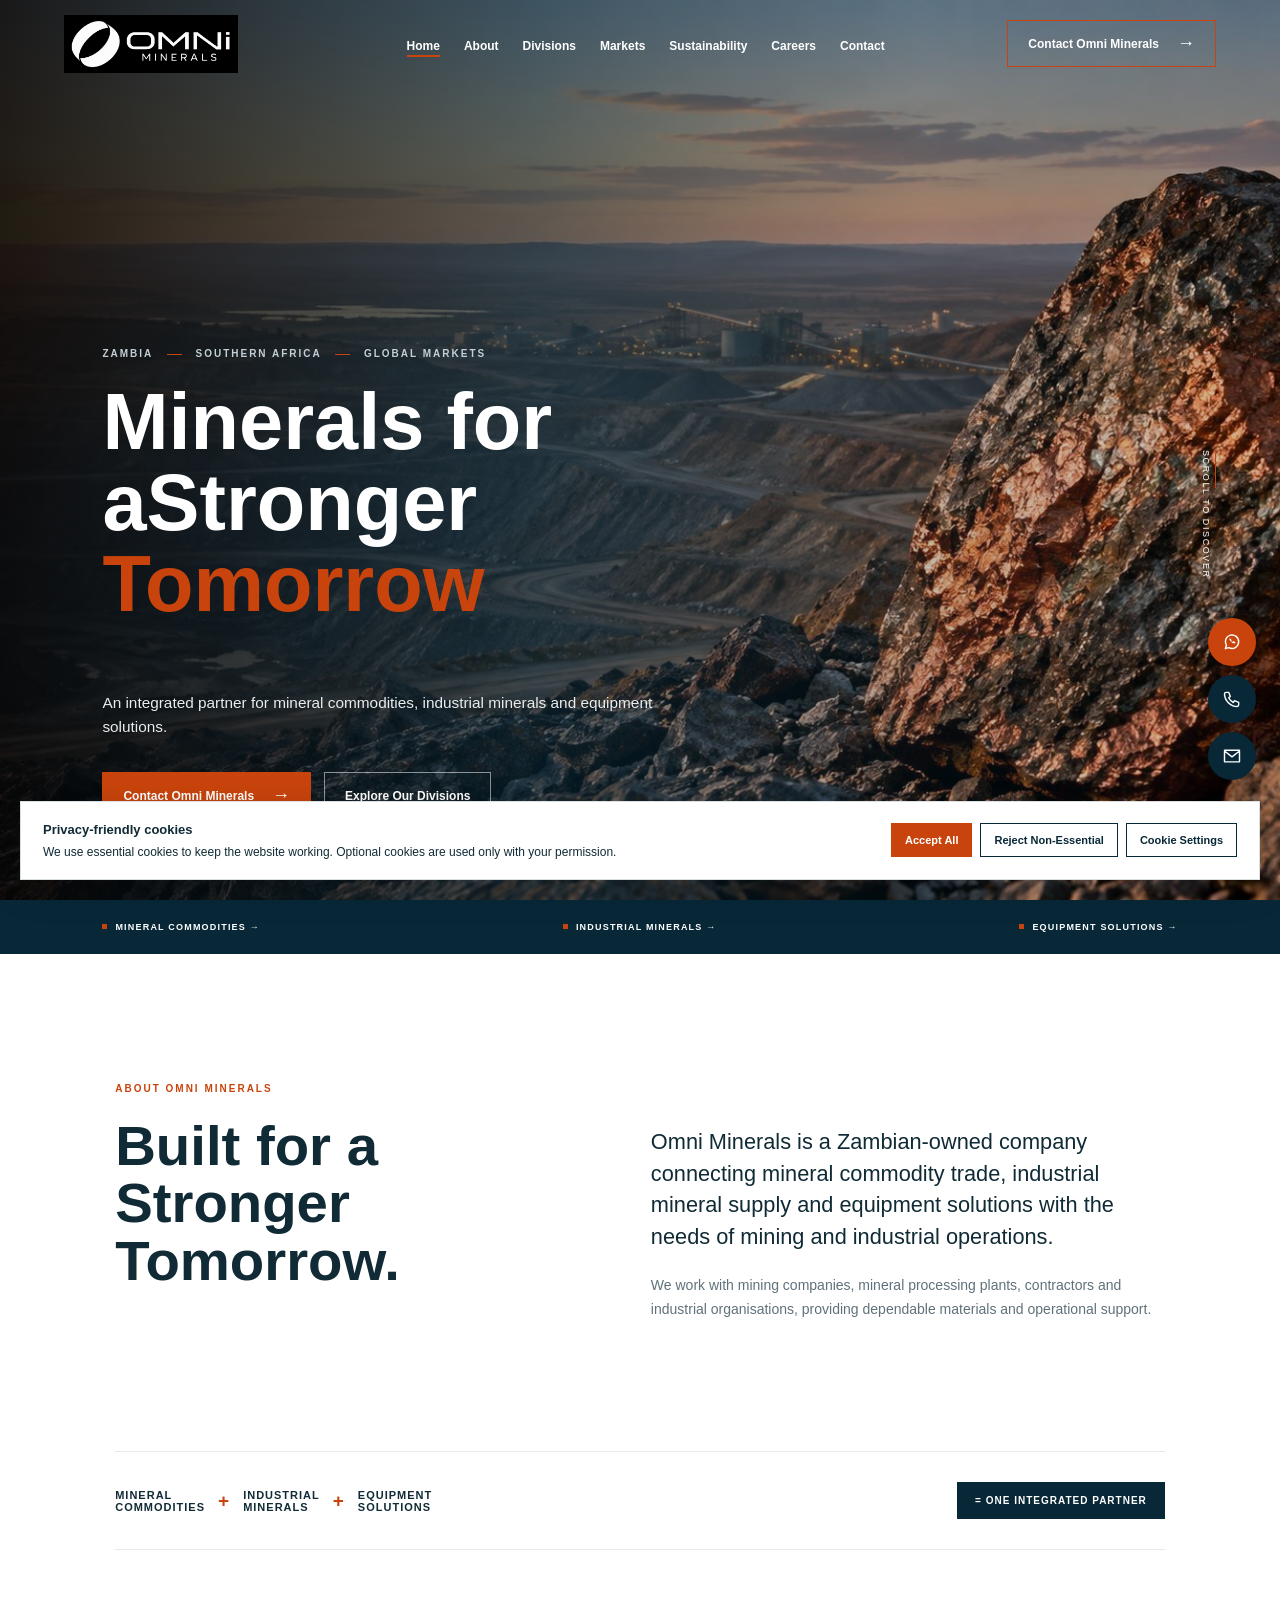
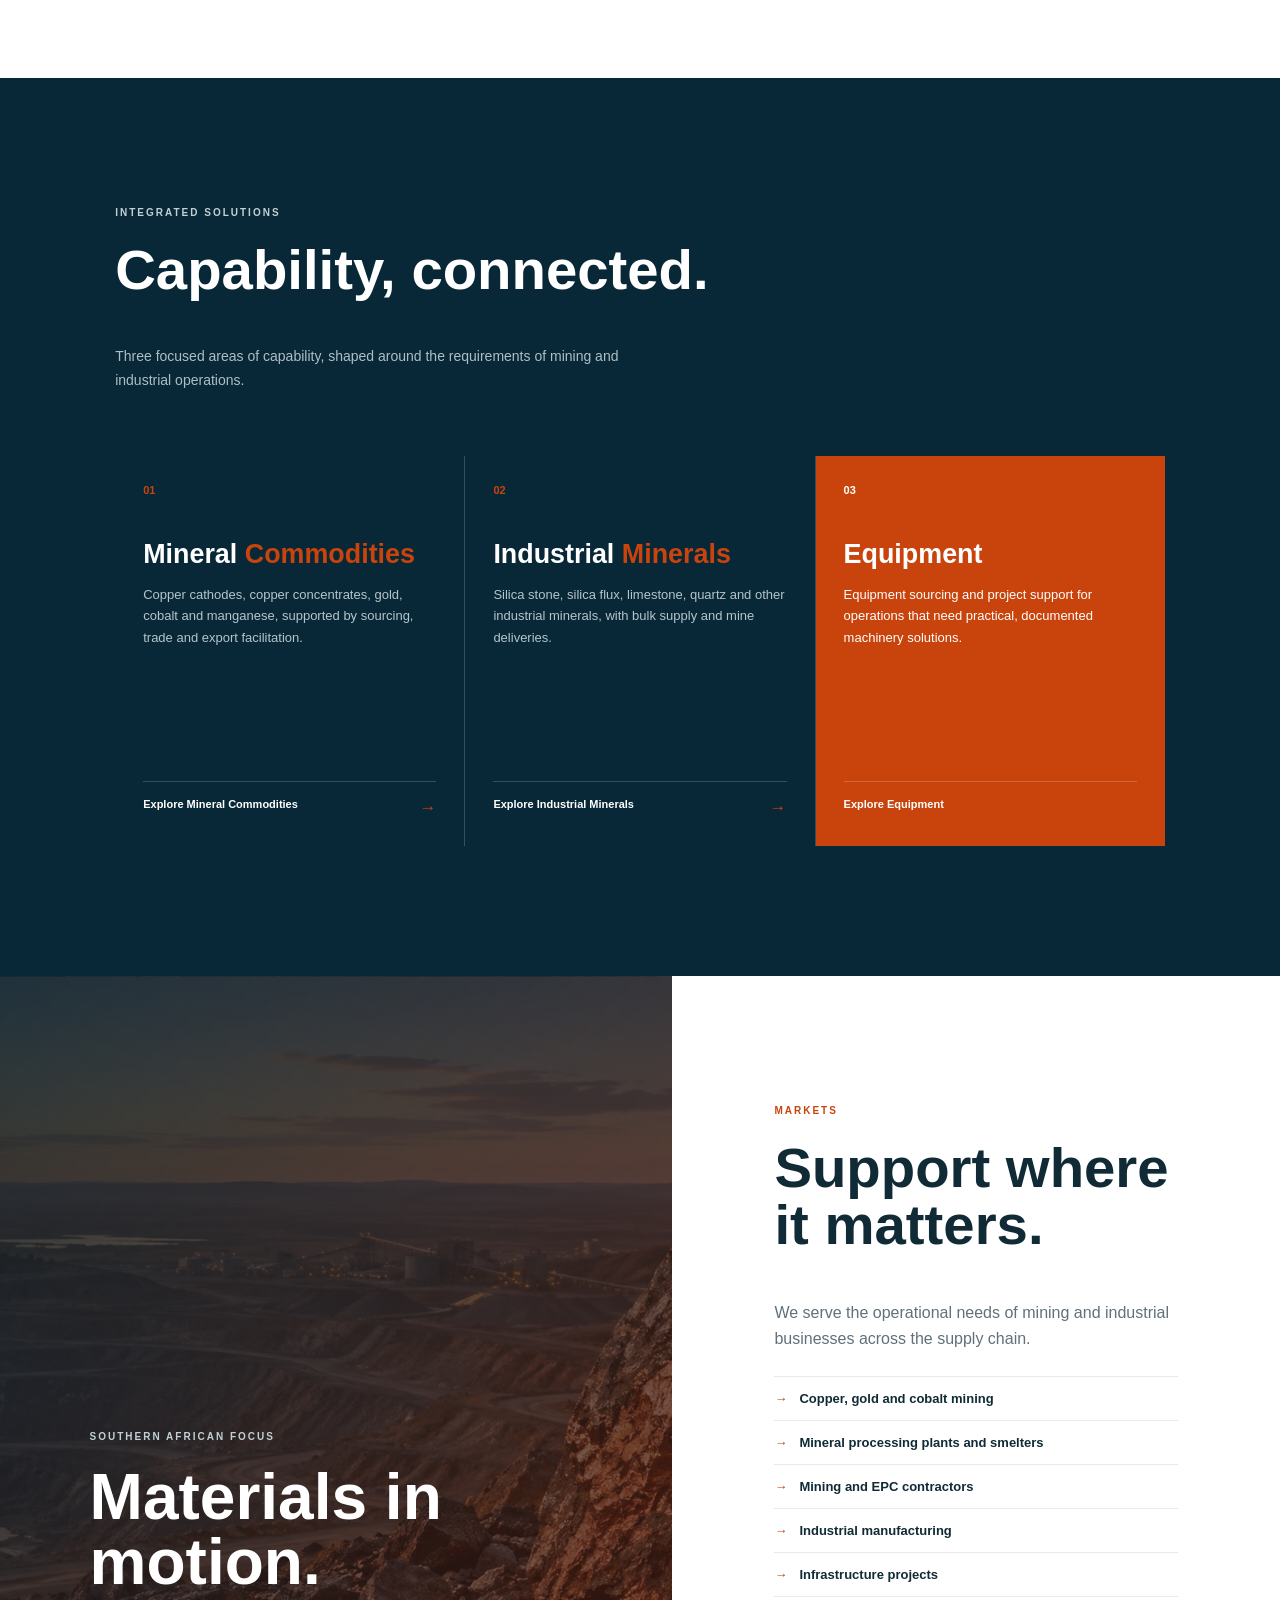
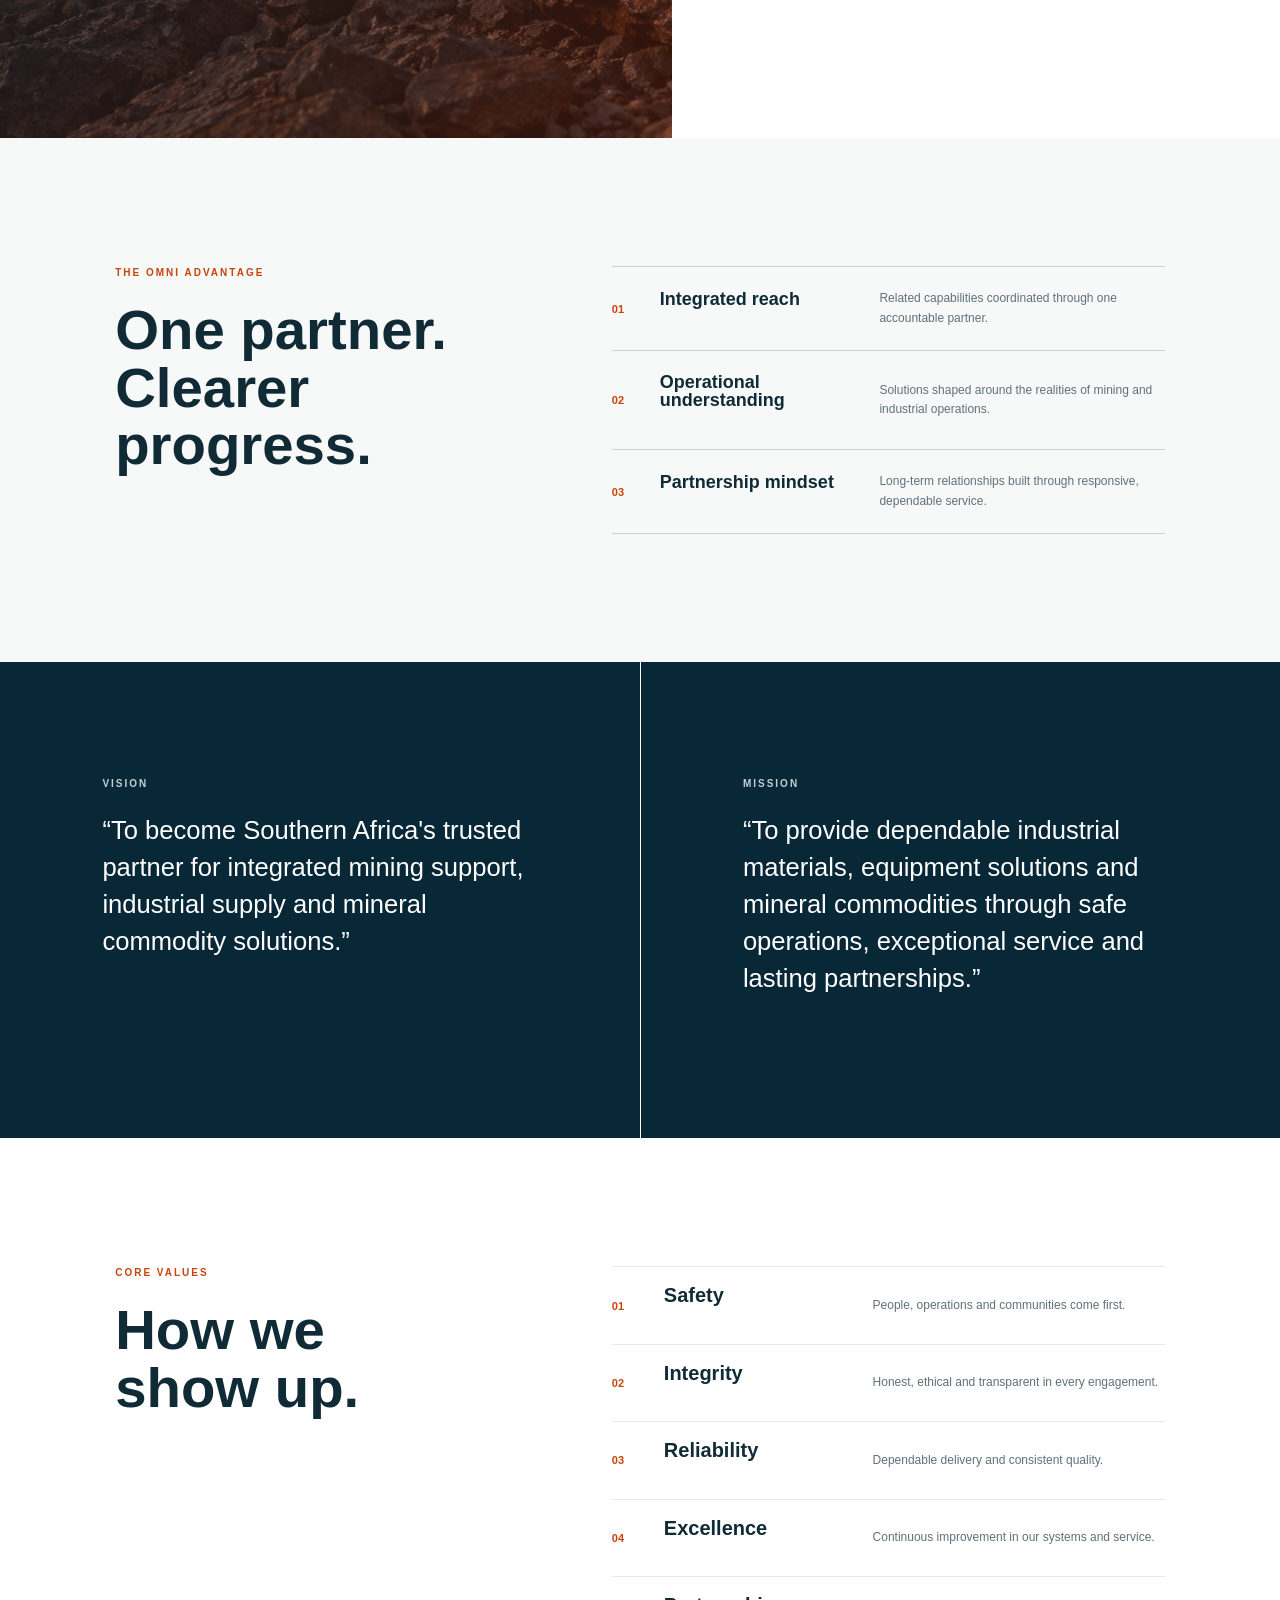
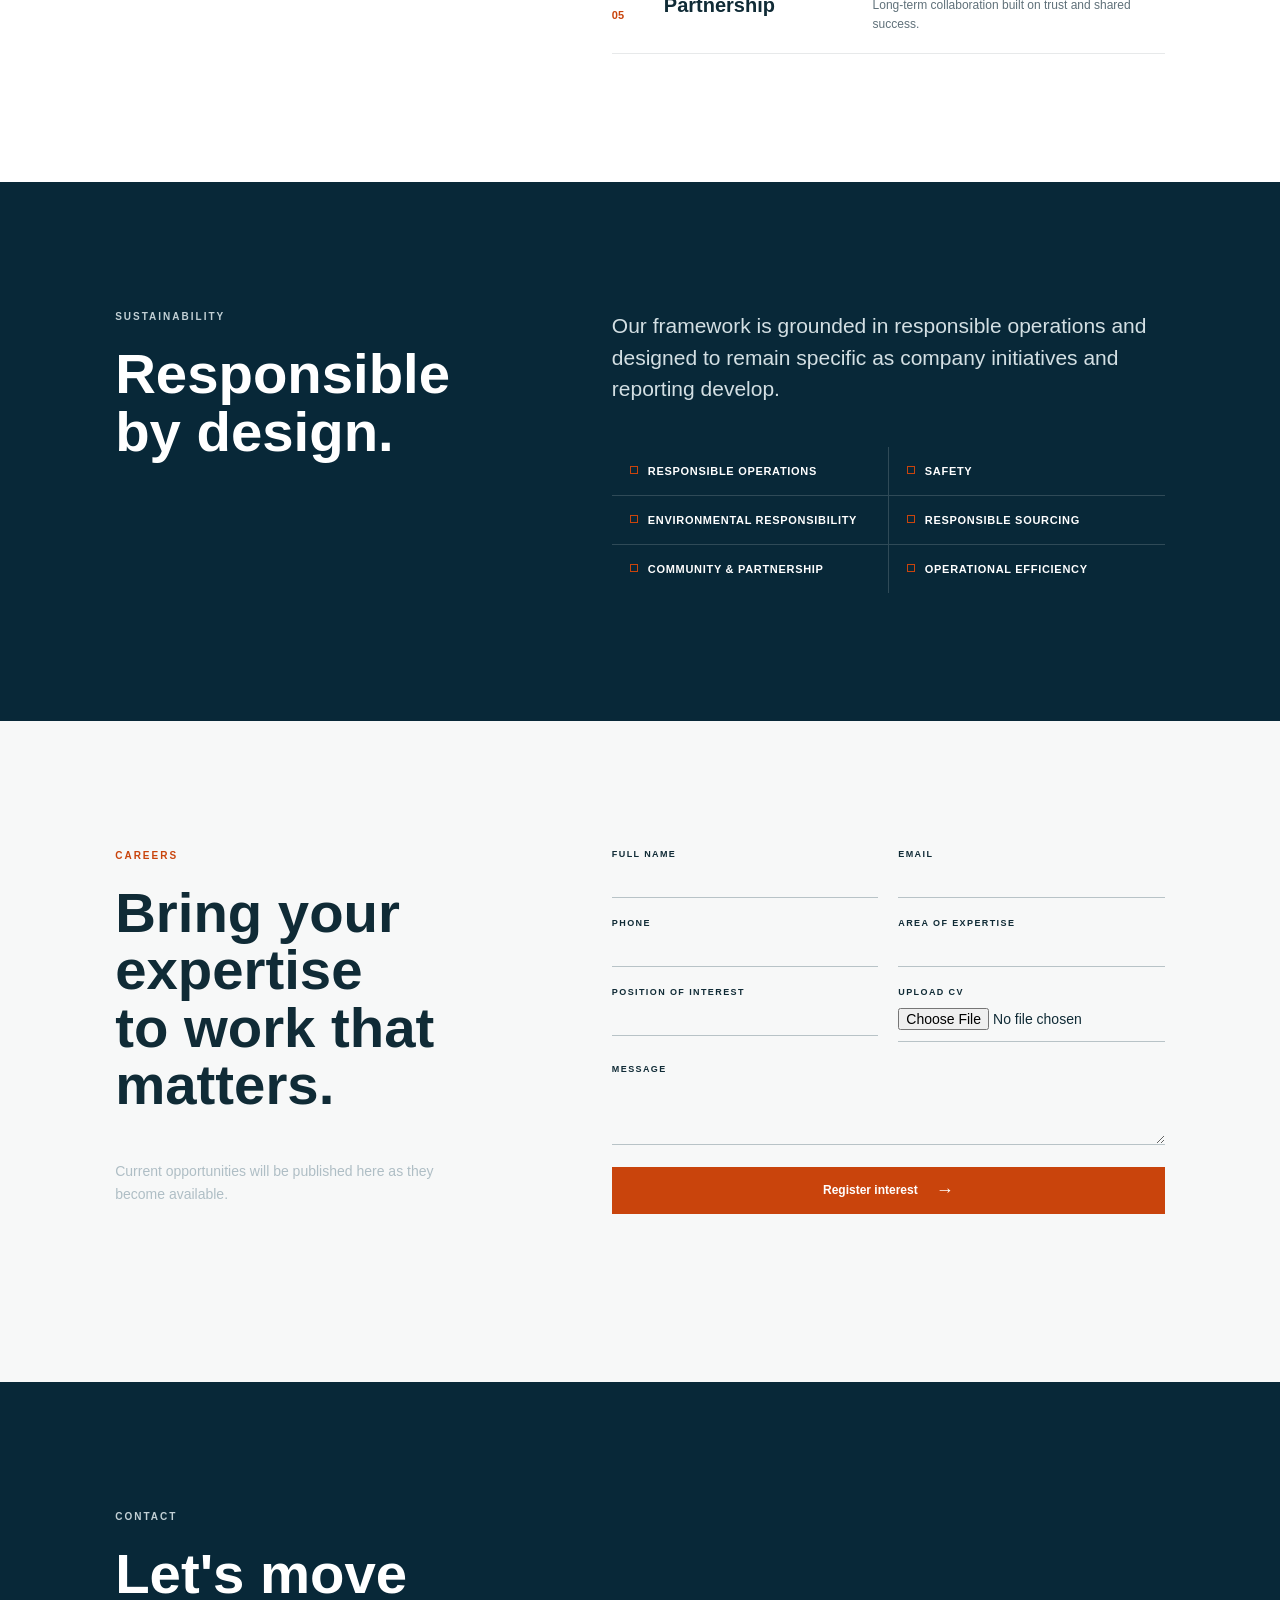
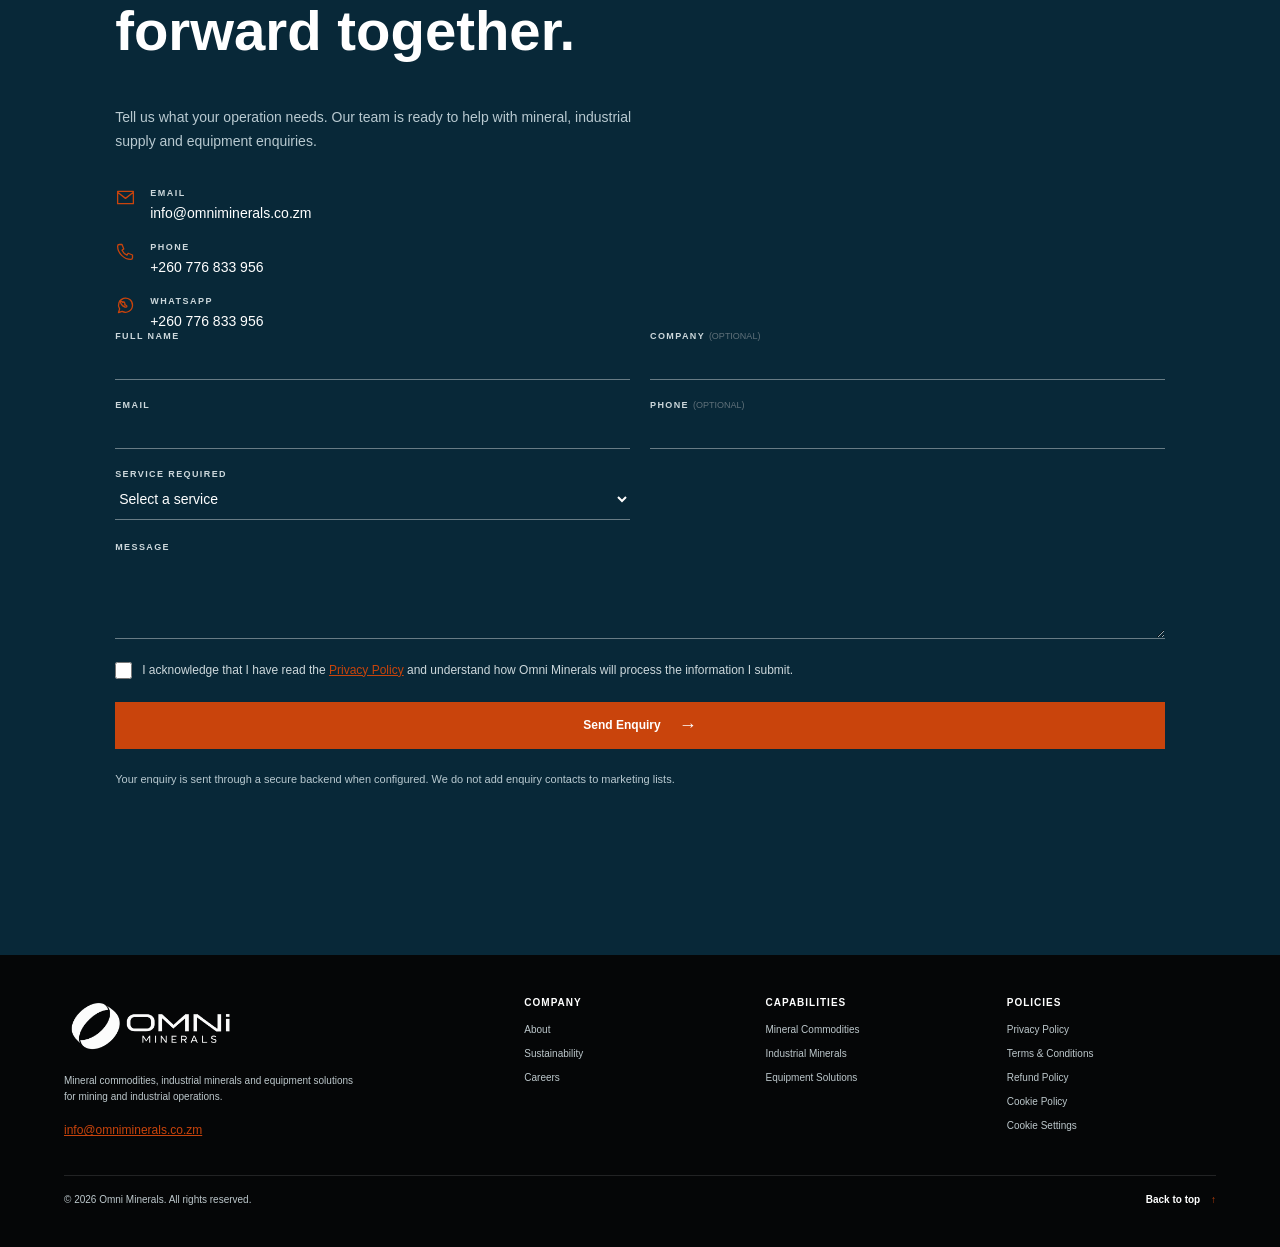
<file: index.html>
<!doctype html>
<html lang="en">
<head>
  <meta charset="UTF-8">
  <meta name="viewport" content="width=device-width, initial-scale=1.0">
  <meta name="description" content="Omni Minerals connects mineral commodities, industrial minerals and equipment solutions with mining and industrial operations in Zambia and Southern Africa.">
  <meta name="theme-color" content="#082838">
  <meta name="robots" content="index,follow">
  <meta property="og:title" content="Omni Minerals | Mining Support, Industrial Supply & Mineral Commodities">
  <meta property="og:description" content="Minerals for a Stronger Tomorrow. Omni Minerals supports mining and industrial operations through mineral commodities, industrial minerals and equipment solutions.">
  <meta property="og:type" content="website">
  <meta property="og:image" content="assets/omni-minerals-social-preview.jpg">
  <meta property="og:image:width" content="1200">
  <meta property="og:image:height" content="630">
  <meta name="twitter:card" content="summary_large_image">
  <meta name="twitter:title" content="Omni Minerals | Mining Support, Industrial Supply & Mineral Commodities">
  <meta name="twitter:description" content="Minerals for a Stronger Tomorrow. Mineral commodities, industrial minerals and equipment solutions.">
  <meta name="twitter:image" content="assets/omni-minerals-social-preview.jpg">
  <link rel="canonical" href="https://omniminerals.co.zm/">
  <link rel="icon" href="favicon.svg" type="image/svg+xml">
  <link rel="stylesheet" href="styles.css">
  <link rel="preload" as="image" href="assets/omni-copper-mine-hero.jpg" fetchpriority="high">
  <title>Omni Minerals | Mining Support, Industrial Supply & Mineral Commodities</title>
</head>
<body>
  <a class="skip-link" href="#main-content">Skip to content</a><div class="scroll-progress" aria-hidden="true"></div>
  <header class="site-header"><a class="brand" href="#home" aria-label="Omni Minerals home"><img src="assets/omni-minerals-logo.svg" width="186" height="44" alt="Omni Minerals"></a><button class="menu-toggle" type="button" aria-label="Open navigation" aria-controls="primary-nav" aria-expanded="false"><span></span><span></span></button><nav class="nav" id="primary-nav" aria-label="Primary navigation"><a href="#home" aria-current="page">Home</a><a href="#about">About</a><a href="#divisions">Divisions</a><a href="#markets">Markets</a><a href="#sustainability">Sustainability</a><a href="#careers">Careers</a><a href="#contact">Contact</a></nav><a class="header-cta" href="#contact">Contact Omni Minerals <span aria-hidden="true">→</span></a></header>
  <main id="main-content">
    <section class="hero" id="home" aria-labelledby="hero-title"><div class="hero-media" role="img" aria-label="Open-pit copper mining operation viewed across an industrial landscape"></div><div class="hero-lines" aria-hidden="true"><i></i><i></i><i></i></div><div class="hero-content"><p class="eyebrow hero-load-1">Zambia <i></i> Southern Africa <i></i> Global Markets</p><h1 id="hero-title"><span class="hero-load-2">Minerals for a</span><span class="hero-load-3">Stronger <em>Tomorrow</em></span></h1><p class="hero-load-4">An integrated partner for mineral commodities, industrial minerals and equipment solutions.</p><div class="hero-actions hero-load-5"><a class="button orange" href="#contact">Contact Omni Minerals <span aria-hidden="true">→</span></a><a class="button outline" href="#divisions">Explore Our Divisions</a></div></div><p class="hero-caption">Omni Minerals <span></span> An integrated partner</p><div class="scroll-prompt"><span></span> Scroll to discover</div></section>
    <section class="capability-strip" aria-label="Omni Minerals capabilities"><span>Mineral commodities <b aria-hidden="true">→</b></span><span>Industrial minerals <b aria-hidden="true">→</b></span><span>Equipment solutions <b aria-hidden="true">→</b></span></section>
    <section class="about section" id="about"><div class="section-intro reveal"><p class="eyebrow orange-text">About Omni Minerals</p><h2>Built for a<br>Stronger Tomorrow.</h2></div><div class="about-copy reveal"><p class="large-copy">Omni Minerals is a Zambian-owned company connecting mineral commodity trade, industrial mineral supply and equipment solutions with the needs of mining and industrial operations.</p><p>We work with mining companies, mineral processing plants, contractors and industrial organisations, providing dependable materials and operational support.</p></div><div class="integrated-model reveal"><span>Mineral<br>commodities</span><b>+</b><span>Industrial<br>minerals</span><b>+</b><span>Equipment<br>solutions</span><strong>= One integrated partner</strong></div></section>
    <section class="divisions section-dark" id="divisions"><div class="section-intro reveal"><p class="eyebrow">Integrated Solutions</p><h2>Capability, connected.</h2><p>Three focused areas of capability, shaped around the requirements of mining and industrial operations.</p></div><div class="service-grid"><article class="service-card reveal"><span>01</span><h3>Mineral <em>Commodities</em></h3><p>Copper cathodes, copper concentrates, gold, cobalt and manganese, supported by sourcing, trade and export facilitation.</p><a href="mineral-commodities.html">Explore Mineral Commodities <b aria-hidden="true">→</b></a></article><article class="service-card reveal"><span>02</span><h3>Industrial <em>Minerals</em></h3><p>Silica stone, silica flux, limestone, quartz and other industrial minerals, with bulk supply and mine deliveries.</p><a href="industrial-minerals.html">Explore Industrial Minerals <b aria-hidden="true">→</b></a></article><article class="service-card accent-card reveal"><span>03</span><h3>Equipment <em>Solutions</em></h3><p>Equipment sourcing and project support for operations that need practical, documented machinery solutions.</p><a href="equipment.html">Explore Equipment <b aria-hidden="true">→</b></a></article></div></section>
    <section class="market-section" id="markets"><div class="market-visual"><div><p class="eyebrow">Southern African focus</p><h2>Materials in<br>motion.</h2></div></div><div class="market-copy section"><p class="eyebrow orange-text">Markets</p><h2>Support where<br>it matters.</h2><p>We serve the operational needs of mining and industrial businesses across the supply chain.</p><ul><li>Copper, gold and cobalt mining</li><li>Mineral processing plants and smelters</li><li>Mining and EPC contractors</li><li>Industrial manufacturing</li><li>Infrastructure projects</li></ul></div></section>
    <section class="advantage section"><div class="section-intro reveal"><p class="eyebrow orange-text">The Omni Advantage</p><h2>One partner.<br>Clearer progress.</h2></div><div class="advantage-grid reveal"><article><b>01</b><h3>Integrated reach</h3><p>Related capabilities coordinated through one accountable partner.</p></article><article><b>02</b><h3>Operational understanding</h3><p>Solutions shaped around the realities of mining and industrial operations.</p></article><article><b>03</b><h3>Partnership mindset</h3><p>Long-term relationships built through responsive, dependable service.</p></article></div></section>
    <section class="vision section-dark"><div class="vision-panel reveal"><p class="eyebrow">Vision</p><p>“To become Southern Africa's trusted partner for integrated mining support, industrial supply and mineral commodity solutions.”</p></div><div class="vision-panel reveal"><p class="eyebrow">Mission</p><p>“To provide dependable industrial materials, equipment solutions and mineral commodities through safe operations, exceptional service and lasting partnerships.”</p></div></section>
    <section class="values section"><div class="section-intro"><p class="eyebrow orange-text">Core values</p><h2>How we show up.</h2></div><div class="value-list"><article><span>01</span><h3>Safety</h3><p>People, operations and communities come first.</p></article><article><span>02</span><h3>Integrity</h3><p>Honest, ethical and transparent in every engagement.</p></article><article><span>03</span><h3>Reliability</h3><p>Dependable delivery and consistent quality.</p></article><article><span>04</span><h3>Excellence</h3><p>Continuous improvement in our systems and service.</p></article><article><span>05</span><h3>Partnership</h3><p>Long-term collaboration built on trust and shared success.</p></article></div></section>
    <section class="sustainability section-dark" id="sustainability"><div class="section-intro reveal"><p class="eyebrow">Sustainability</p><h2>Responsible<br>by design.</h2></div><div class="sustainability-copy reveal"><p>Our framework is grounded in responsible operations and designed to remain specific as company initiatives and reporting develop.</p><div class="framework"><span>Responsible operations</span><span>Safety</span><span>Environmental responsibility</span><span>Responsible sourcing</span><span>Community &amp; partnership</span><span>Operational efficiency</span></div></div></section>
    <section class="careers section" id="careers"><div class="section-intro"><p class="eyebrow orange-text">Careers</p><h2>Bring your expertise<br>to work that matters.</h2><p>Current opportunities will be published here as they become available.</p></div><form class="career-form" novalidate><div class="form-grid"><label>Full Name<input name="career-name" autocomplete="name" required></label><label>Email<input name="career-email" type="email" autocomplete="email" required></label><label>Phone<input name="career-phone" type="tel" autocomplete="tel"></label><label>Area of Expertise<input name="expertise" required></label><label>Position of Interest<input name="position"></label><label>Upload CV<input name="cv" type="file" accept=".pdf,.doc,.docx"></label></div><label>Message<textarea name="career-message" rows="3"></textarea></label><button class="button orange" type="submit">Register interest <span aria-hidden="true">→</span></button><p class="form-message" aria-live="polite"></p></form></section>
    <section class="contact section-dark" id="contact"><div class="section-intro"><p class="eyebrow">Contact</p><h2>Let's move<br>forward together.</h2><p>Tell us what your operation needs. Our team is ready to help with mineral, industrial supply and equipment enquiries.</p><div class="contact-details"><a href="mailto:info@omniminerals.co.zm"><svg viewBox="0 0 24 24" aria-hidden="true"><path d="M3 5h18v14H3zM3 6l9 7 9-7"/></svg><span><b>Email</b>info@omniminerals.co.zm</span></a><a href="tel:+260776833956"><svg viewBox="0 0 24 24" aria-hidden="true"><path d="M5 4h3l2 5-2 1.5c1.2 2.5 3.2 4.5 5.7 5.7L15 14l5 2v3c0 1-.8 2-2 2C10.3 21 3 13.7 3 6c0-1 .8-2 2-2Z"/></svg><span><b>Phone</b>+260 776 833 956</span></a><a href="https://wa.me/260776833956?text=Hello%20Omni%20Minerals%2C%20I%20would%20like%20to%20make%20an%20enquiry%20about%20your%20services." target="_blank" rel="noopener noreferrer"><svg viewBox="0 0 24 24" aria-hidden="true"><path d="M20 11.8a8 8 0 0 1-11.8 7L4 20l1.3-4.1A8 8 0 1 1 20 11.8Z"/><path d="M9 8.5c.2-.5.4-.5.7-.5h.5c.2 0 .4.1.5.4l.7 1.6c.1.2.1.4 0 .6l-.5.7c.2 0 .4.1.6 0l1.6.7c.3.1.4.3.4.5v.5c0 .3 0 .5-.5.7-.5.2-1.5.2-2.7-.4-1-.5-2.2-1.5-3.1-2.9-.8-1.3-1.2-2.5-1.2-3.3 0-.3 0-.6.1-.8Z"/></svg><span><b>WhatsApp</b>+260 776 833 956</span></a></div></div><form class="contact-form" action="/api/contact" method="post" novalidate data-contact-form><div class="form-grid"><label>Full Name<input name="name" autocomplete="name" maxlength="100" required></label><label>Company <span class="optional">(optional)</span><input name="company" autocomplete="organization" maxlength="120"></label><label>Email<input name="email" type="email" autocomplete="email" maxlength="160" required></label><label>Phone <span class="optional">(optional)</span><input name="phone" type="tel" autocomplete="tel" maxlength="30"></label><label>Service Required<select name="service" required><option value="">Select a service</option><option>Mineral Commodities</option><option>Industrial Minerals</option><option>Equipment Solutions</option><option>General Enquiry</option></select></label></div><label>Message<textarea name="message" rows="4" maxlength="2000" required></textarea></label><label class="honeypot" aria-hidden="true">Website<input name="_website" tabindex="-1" autocomplete="off"></label><input type="hidden" name="formStartedAt" value=""><label class="consent"><input name="consent" type="checkbox" required><span>I acknowledge that I have read the <a href="privacy-policy.html">Privacy Policy</a> and understand how Omni Minerals will process the information I submit.</span></label><button class="button orange" type="submit">Send Enquiry <span aria-hidden="true">→</span></button><p class="form-note">Your enquiry is sent through a secure backend when configured. We do not add enquiry contacts to marketing lists.</p><p class="form-message" aria-live="polite"></p></form></section>
  </main>
  <footer class="site-footer reveal"><div class="footer-brand"><a class="brand" href="#home" aria-label="Omni Minerals home"><img src="assets/omni-minerals-logo.svg" width="186" height="44" alt="Omni Minerals"></a><p>Mineral commodities, industrial minerals and equipment solutions for mining and industrial operations.</p><a class="footer-email" href="mailto:info@omniminerals.co.zm">info@omniminerals.co.zm</a></div><div class="footer-links"><div><b>Company</b><a href="#about">About</a><a href="#sustainability">Sustainability</a><a href="#careers">Careers</a></div><div><b>Capabilities</b><a href="mineral-commodities.html">Mineral Commodities</a><a href="industrial-minerals.html">Industrial Minerals</a><a href="equipment.html">Equipment Solutions</a></div><div><b>Policies</b><a href="privacy-policy.html">Privacy Policy</a><a href="terms-and-conditions.html">Terms &amp; Conditions</a><a href="refund-policy.html">Refund Policy</a><a href="cookie-policy.html">Cookie Policy</a><button class="footer-cookie-settings" type="button">Cookie Settings</button></div></div><div class="footer-bottom"><p>© 2026 Omni Minerals. All rights reserved.</p><a href="#home">Back to top <span aria-hidden="true">↑</span></a></div></footer>
  <div class="contact-launcher" data-expanded="false"><div class="contact-actions" id="floating-contact-actions"><a class="floating-action whatsapp" data-contact="whatsapp" aria-label="Chat on WhatsApp" data-tooltip="Chat on WhatsApp"><svg viewBox="0 0 24 24" aria-hidden="true"><path d="M20 11.8a8 8 0 0 1-11.8 7L4 20l1.3-4.1A8 8 0 1 1 20 11.8Z"/><path d="M9 8.5c.2-.5.4-.5.7-.5h.5c.2 0 .4.1.5.4l.7 1.6c.1.2.1.4 0 .6l-.5.7c.5 0 1.3.1 1.8.4l.7-.5c.2-.1.4-.1.6 0l1.6.7c.3.1.4.3.4.5v.5c0 .3 0 .5-.5.7-.5.2-1.5.2-2.7-.4-1-.5-2.2-1.5-3.1-2.9-.8-1.3-1.2-2.5-1.2-3.3 0-.3 0-.6.1-.8Z"/></svg></a><a class="floating-action" data-contact="phone" aria-label="Call Omni Minerals" data-tooltip="Call Omni Minerals"><svg viewBox="0 0 24 24" aria-hidden="true"><path d="M5 4h3l2 5-2 1.5c1.2 2.5 3.2 4.5 5.7 5.7L15 14l5 2v3c0 1-.8 2-2 2C10.3 21 3 13.7 3 6c0-1 .8-2 2-2Z"/></svg></a><a class="floating-action" data-contact="email" aria-label="Email Omni Minerals" data-tooltip="Email Omni Minerals"><svg viewBox="0 0 24 24" aria-hidden="true"><path d="M3 5h18v14H3zM3 6l9 7 9-7"/></svg></a></div><button class="floating-action launcher-button" type="button" aria-label="Open contact options" aria-expanded="false" aria-controls="floating-contact-actions"><svg class="launcher-icon" viewBox="0 0 24 24" aria-hidden="true"><path d="M20 11.8a8 8 0 0 1-11.8 7L4 20l1.3-4.1A8 8 0 1 1 20 11.8Z"/><path d="M9 8.5c.2-.5.4-.5.7-.5h.5c.2 0 .4.1.5.4l.7 1.6c.1.2.1.4 0 .6l-.5.7c.5 1 1.3 1.8 2.3 2.3l.7-.5c.2-.1.4-.1.6 0l1.6.7c.3.1.4.3.4.5v.5c0 .3 0 .5-.5.7-.5.2-1.5.2-2.7-.4-3.1-1.5-4.3-3.8-4.3-5.3 0-.3 0-.6.1-.8Z"/></svg><span class="launcher-close" aria-hidden="true">+</span></button></div>
  <div class="cookie-banner" hidden><p><b>Privacy-friendly cookies</b> We use essential cookies required for the website to function. With your permission, we may also use optional cookies for analytics or other purposes.</p><div><button type="button" data-cookie-action="accept">Accept All</button><button type="button" data-cookie-action="reject">Reject Non-Essential</button><button type="button" data-cookie-action="settings">Cookie Settings</button></div></div><dialog class="cookie-dialog" aria-labelledby="cookie-dialog-title"><form method="dialog"><h2 id="cookie-dialog-title">Cookie Settings</h2><p>Choose whether to allow optional cookies. No analytics or marketing scripts are installed at present.</p><label><input type="checkbox" checked disabled> Necessary cookies <small>Required for core website functions.</small></label><label><input type="checkbox" data-cookie-category="analytics"> Analytics cookies <small>Currently not used.</small></label><label><input type="checkbox" data-cookie-category="marketing"> Marketing cookies <small>Currently not used.</small></label><div class="dialog-actions"><button type="button" value="cancel">Cancel</button><button type="button" value="save" data-cookie-action="save">Save Preferences</button></div></form></dialog>
  <script src="script.js" defer></script>
</body></html>
</file>
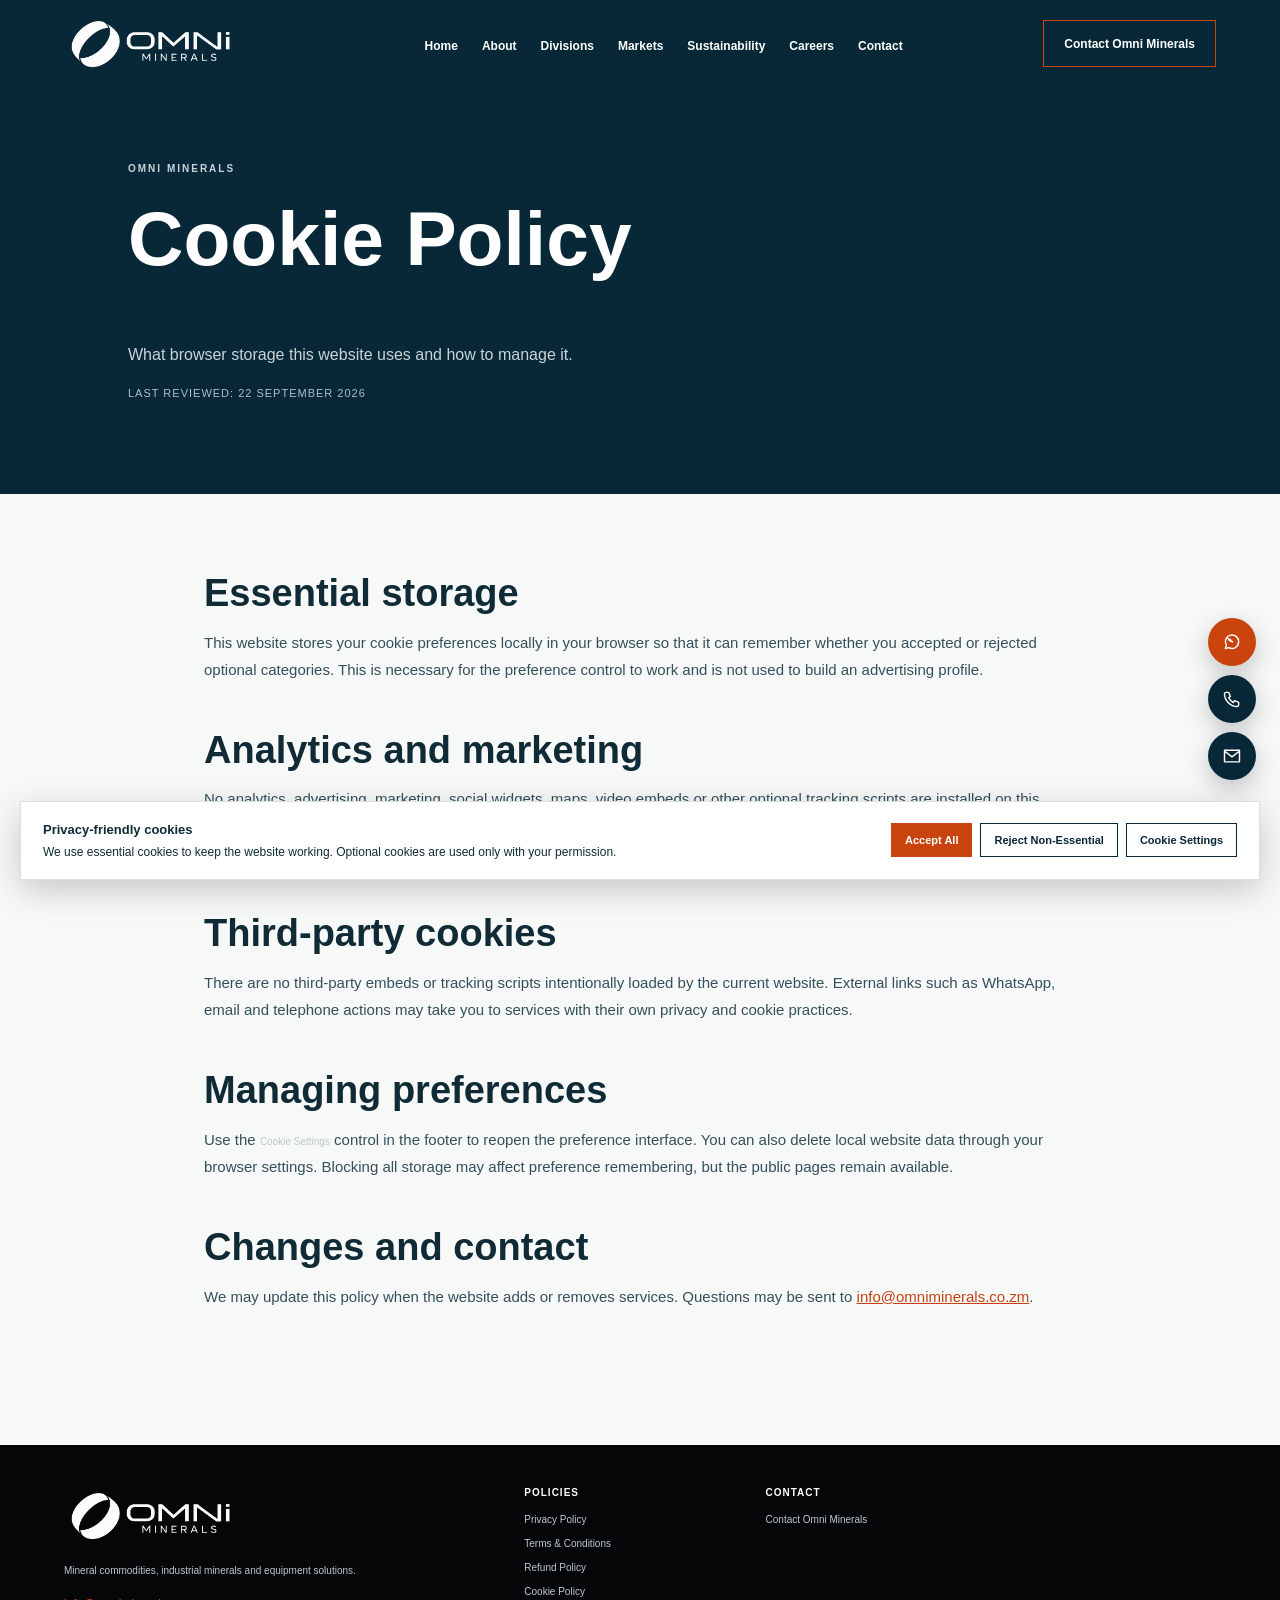
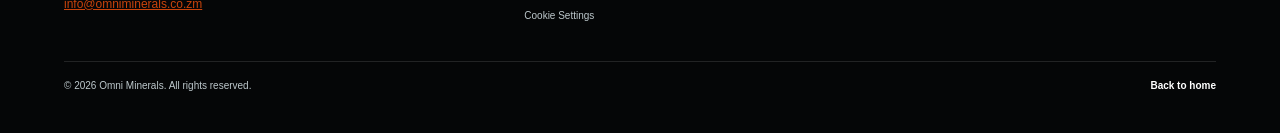
<file: cookie-policy.html>
<!doctype html>
<html lang="en"><head><meta charset="UTF-8"><meta name="viewport" content="width=device-width,initial-scale=1"><meta name="description" content="Omni Minerals Cookie Policy explaining essential storage and optional cookie choices."><link rel="canonical" href="https://omniminerals.co.zm/cookie-policy.html"><link rel="icon" href="favicon.svg" type="image/svg+xml"><link rel="stylesheet" href="styles.css"><title>Cookie Policy | Omni Minerals</title></head>
<body class="policy-page"><a class="skip-link" href="#main-content">Skip to content</a><header class="site-header"><a class="brand" href="index.html#home" aria-label="Omni Minerals home"><img src="assets/omni-minerals-logo.svg" width="186" height="44" alt="Omni Minerals"></a><button class="menu-toggle" type="button" aria-label="Open navigation" aria-controls="primary-nav" aria-expanded="false"><span></span><span></span></button><nav class="nav" id="primary-nav" aria-label="Primary navigation"><a href="index.html#home">Home</a><a href="index.html#about">About</a><a href="index.html#divisions">Divisions</a><a href="index.html#markets">Markets</a><a href="index.html#sustainability">Sustainability</a><a href="index.html#careers">Careers</a><a href="index.html#contact">Contact</a></nav><a class="header-cta" href="index.html#contact">Contact Omni Minerals</a></header><main id="main-content"><section class="policy-hero"><p class="eyebrow">Omni Minerals</p><h1>Cookie Policy</h1><p>What browser storage this website uses and how to manage it.</p><p class="policy-meta">Last reviewed: 22 September 2026</p></section><article class="policy-content"><h2>Essential storage</h2><p>This website stores your cookie preferences locally in your browser so that it can remember whether you accepted or rejected optional categories. This is necessary for the preference control to work and is not used to build an advertising profile.</p><h2>Analytics and marketing</h2><p>No analytics, advertising, marketing, social widgets, maps, video embeds or other optional tracking scripts are installed on this website at present. Analytics and marketing preferences therefore remain disabled even when a user selects “Accept All” until a future service is actually added and disclosed.</p><h2>Third-party cookies</h2><p>There are no third-party embeds or tracking scripts intentionally loaded by the current website. External links such as WhatsApp, email and telephone actions may take you to services with their own privacy and cookie practices.</p><h2>Managing preferences</h2><p>Use the <button class="footer-cookie-settings" type="button">Cookie Settings</button> control in the footer to reopen the preference interface. You can also delete local website data through your browser settings. Blocking all storage may affect preference remembering, but the public pages remain available.</p><h2>Changes and contact</h2><p>We may update this policy when the website adds or removes services. Questions may be sent to <a href="mailto:info@omniminerals.co.zm">info@omniminerals.co.zm</a>.</p></article></main><footer><div class="footer-brand"><a class="brand" href="index.html#home"><img src="assets/omni-minerals-logo.svg" width="186" height="44" alt="Omni Minerals"></a><p>Mineral commodities, industrial minerals and equipment solutions.</p><a class="footer-email" href="mailto:info@omniminerals.co.zm">info@omniminerals.co.zm</a></div><div class="footer-links"><div><b>Policies</b><a href="privacy-policy.html">Privacy Policy</a><a href="terms-and-conditions.html">Terms &amp; Conditions</a><a href="refund-policy.html">Refund Policy</a><a href="cookie-policy.html">Cookie Policy</a><button class="footer-cookie-settings" type="button">Cookie Settings</button></div><div><b>Contact</b><a href="index.html#contact">Contact Omni Minerals</a></div></div><div class="footer-bottom"><p>© 2026 Omni Minerals. All rights reserved.</p><a href="index.html#home">Back to home</a></div></footer><div class="contact-launcher" data-expanded="false"><div class="contact-actions" id="floating-contact-actions"><a class="floating-action whatsapp" data-contact="whatsapp" aria-label="Chat on WhatsApp" data-tooltip="Chat on WhatsApp"><svg viewBox="0 0 24 24" aria-hidden="true"><path d="M20 11.8a8 8 0 0 1-11.8 7L4 20l1.3-4.1A8 8 0 1 1 20 11.8Z"/><path d="M9 8.5c.2-.5.4-.5.7-.5h.5c.2 0 .4.1.5.4l.7 1.6c.1.2.1.4 0 .6l-.5-.5c.2-.1.4-.1.6 0l1.6.7c.3.1.4.3.4.5v.5c0 .3 0 .5-.5.7-.5.2-1.5.2-2.7-.4-1-.5-2.2-1.5-3.1-2.9-.8-1.3-1.2-2.5-1.2-3.3 0-.3 0-.6.1-.8Z"/></svg></a><a class="floating-action" data-contact="phone" aria-label="Call Omni Minerals" data-tooltip="Call Omni Minerals"><svg viewBox="0 0 24 24" aria-hidden="true"><path d="M5 4h3l2 5-2 1.5c1.2 2.5 3.2 4.5 5.7 5.7L15 14l5 2v3c0 1-.8 2-2 2C10.3 21 3 13.7 3 6c0-1 .8-2 2-2Z"/></svg></a><a class="floating-action" data-contact="email" aria-label="Email Omni Minerals" data-tooltip="Email Omni Minerals"><svg viewBox="0 0 24 24" aria-hidden="true"><path d="M3 5h18v14H3zM3 6l9 7 9-7"/></svg></a></div><button class="floating-action launcher-button" type="button" aria-label="Open contact options" aria-expanded="false" aria-controls="floating-contact-actions"><svg class="launcher-icon" viewBox="0 0 24 24" aria-hidden="true"><path d="M20 11.8a8 8 0 0 1-11.8 7L4 20l1.3-4.1A8 8 0 1 1 20 11.8Z"/><path d="M9 8.5c.2-.5.4-.5.7-.5h.5c.2 0 .4.1.5.4l.7 1.6c.1.2.1.4.5.4l.7-.5c.2-.1.4-.1.6 0l1.6.7c.3.1.4.3.4.5v.5c0 .3 0 .5-.5.7-.5.2-1.5.2-2.7-.4-1-.5-2.2-1.5-3.1-2.9-.8-1.3-1.2-2.5-1.2-3.3 0-.3 0-.6.1-.8Z"/></svg><span class="launcher-close" aria-hidden="true">+</span></button></div><script src="script.js" defer></script></body></html>
</file>
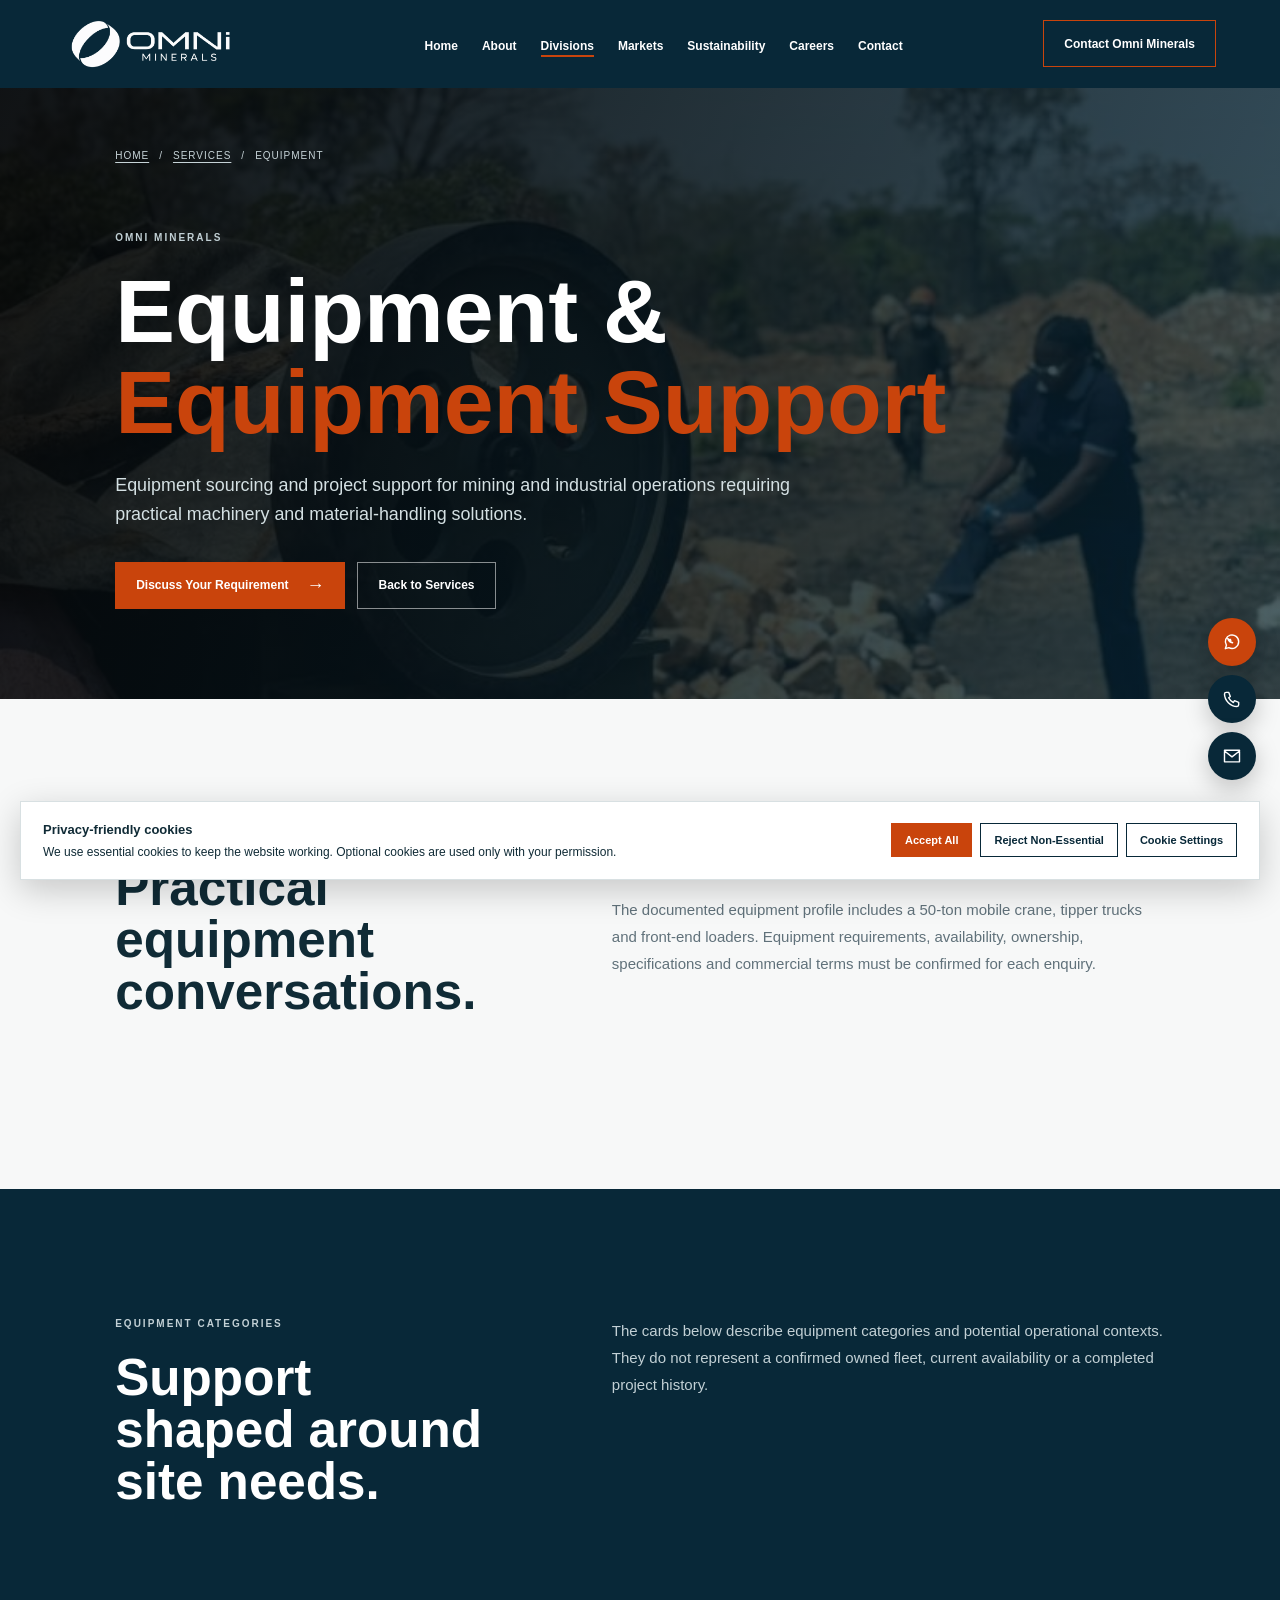
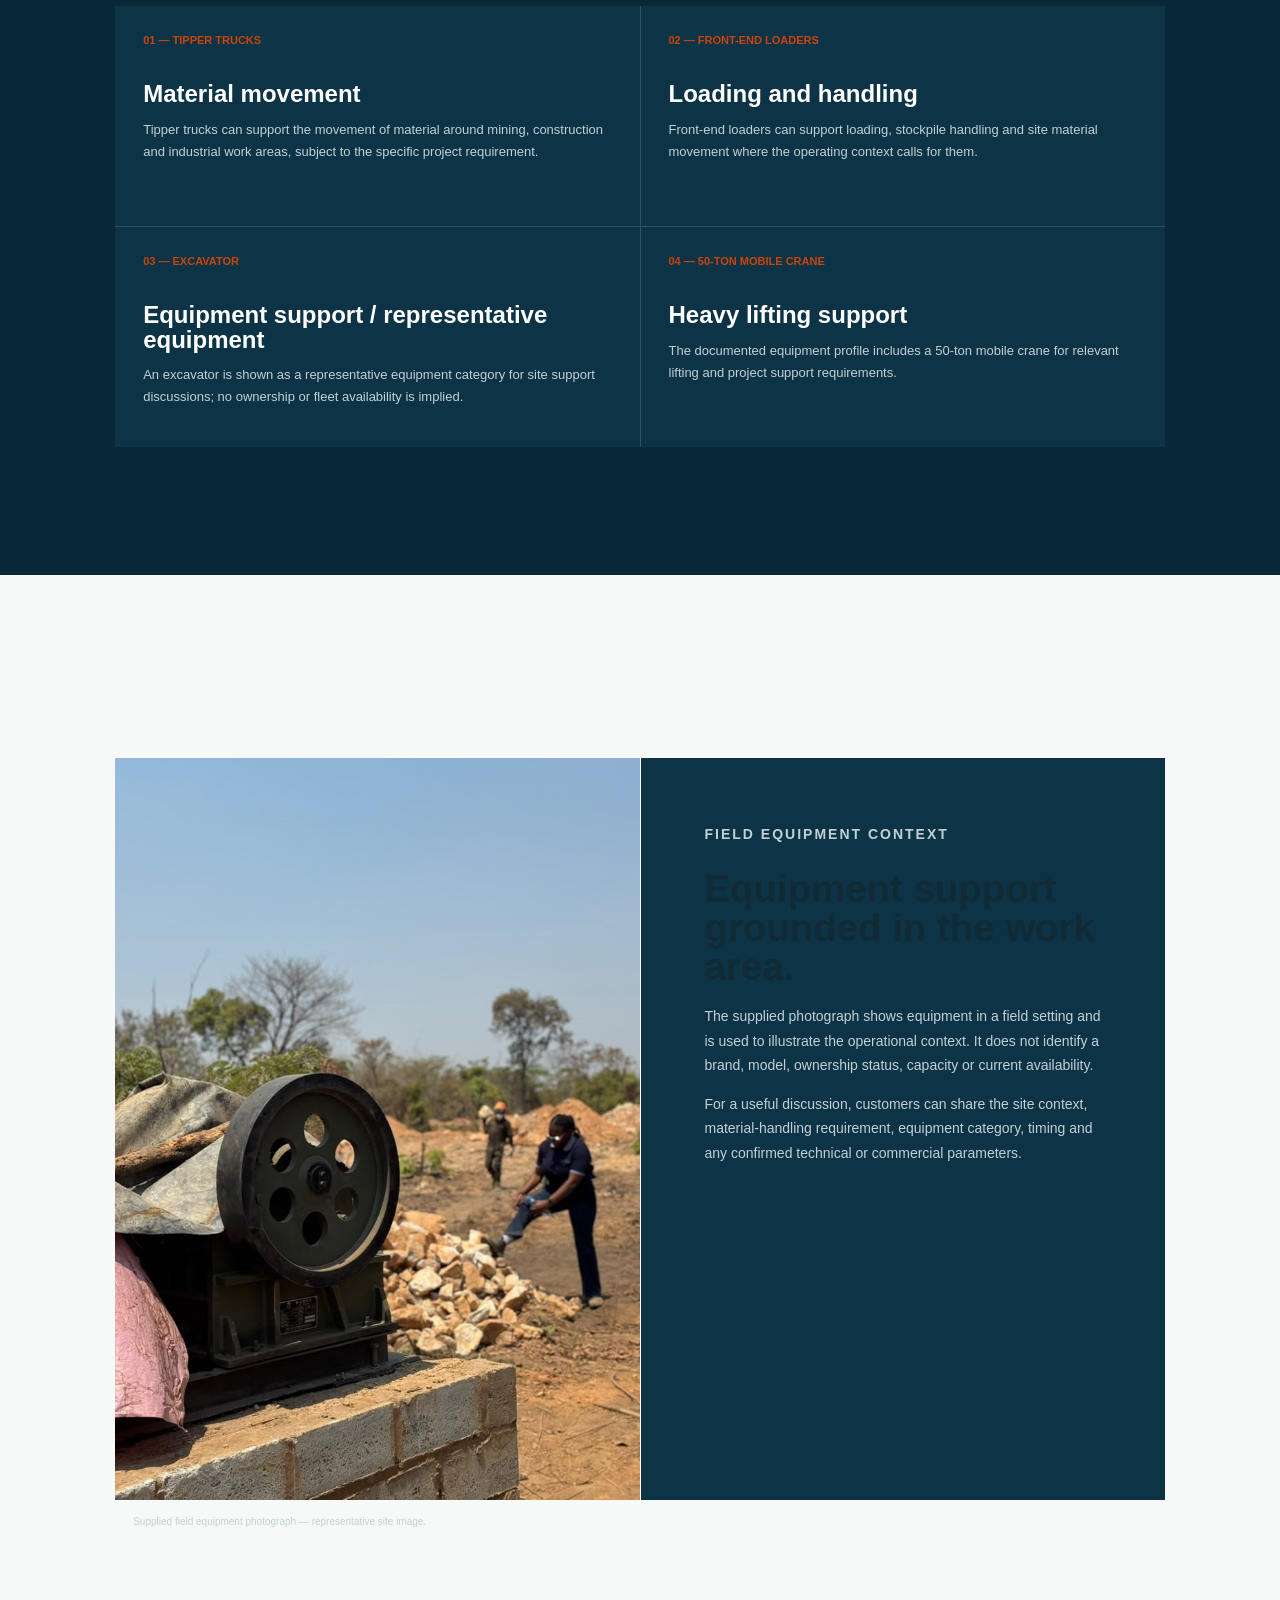
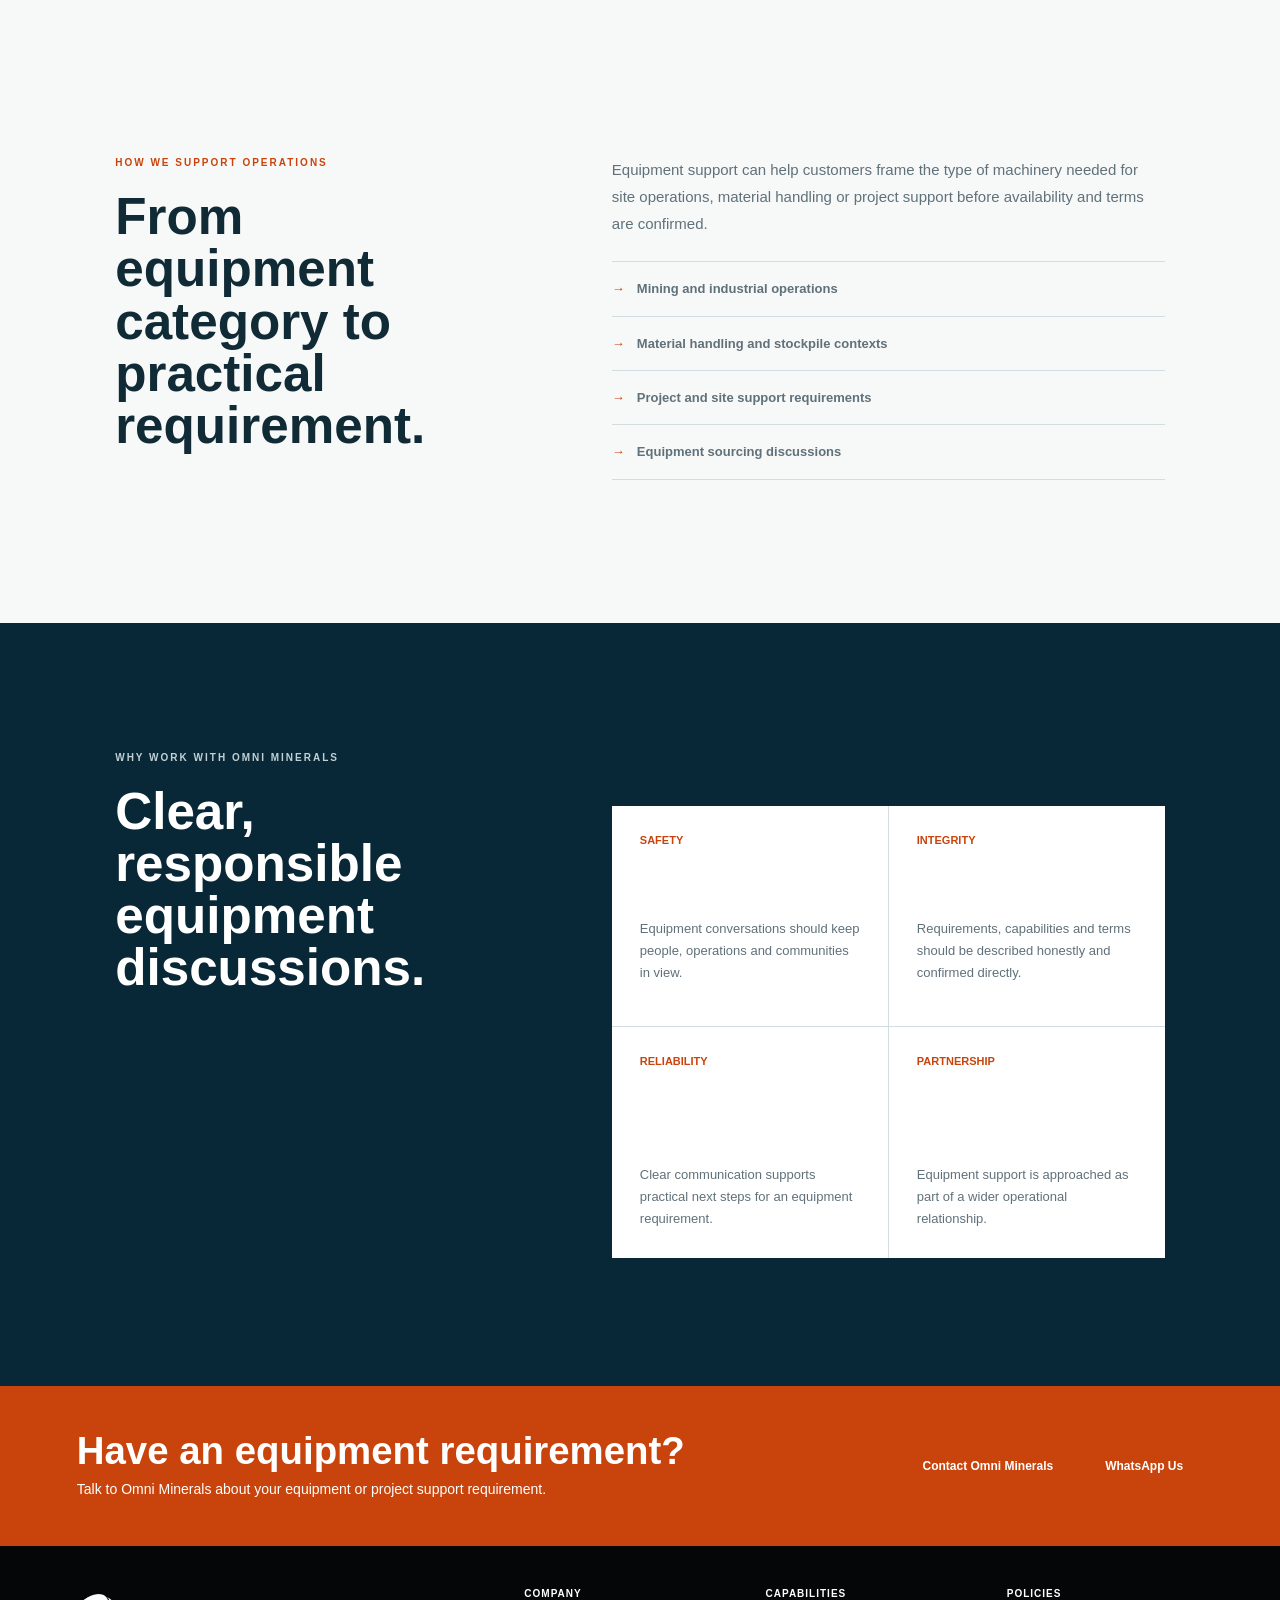
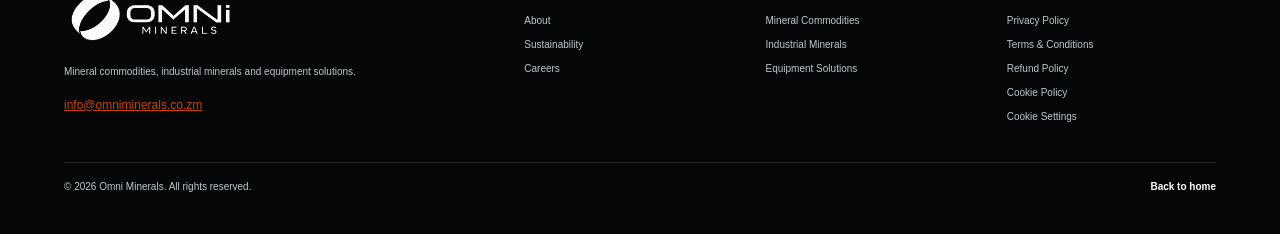
<file: equipment.html>
<!doctype html>
<html lang="en">
<head>
  <meta charset="UTF-8">
  <meta name="viewport" content="width=device-width, initial-scale=1.0">
  <meta name="description" content="Omni Minerals provides equipment sourcing and project support across documented equipment categories including a 50-ton mobile crane, tipper trucks and front-end loaders.">
  <meta name="theme-color" content="#082838">
  <meta property="og:title" content="Mining Equipment &amp; Equipment Support | Omni Minerals">
  <meta property="og:description" content="Equipment sourcing and project support for mining and industrial operations.">
  <meta property="og:type" content="website">
  <meta property="og:image" content="assets/omni-minerals-social-preview.jpg">
  <meta name="twitter:card" content="summary_large_image">
  <meta name="twitter:title" content="Mining Equipment &amp; Equipment Support | Omni Minerals">
  <meta name="twitter:description" content="Equipment sourcing and project support for mining and industrial operations.">
  <meta name="twitter:image" content="assets/omni-minerals-social-preview.jpg">
  <link rel="canonical" href="https://omniminerals.co.zm/equipment.html">
  <link rel="icon" href="favicon.svg" type="image/svg+xml">
  <link rel="stylesheet" href="styles.css">
  <link rel="preload" as="image" href="assets/field-equipment-crusher.jpg" fetchpriority="high">
  <title>Mining Equipment &amp; Equipment Support | Omni Minerals</title>
</head>
<body class="service-page service-equipment">
  <a class="skip-link" href="#main-content">Skip to content</a>
  <header class="site-header"><a class="brand" href="index.html#home" aria-label="Omni Minerals home"><img src="assets/omni-minerals-logo.svg" width="186" height="44" alt="Omni Minerals"></a><button class="menu-toggle" type="button" aria-label="Open navigation" aria-controls="primary-nav" aria-expanded="false"><span></span><span></span></button><nav class="nav" id="primary-nav" aria-label="Primary navigation"><a href="index.html#home">Home</a><a href="index.html#about">About</a><a href="index.html#divisions" aria-current="page">Divisions</a><a href="index.html#markets">Markets</a><a href="index.html#sustainability">Sustainability</a><a href="index.html#careers">Careers</a><a href="index.html#contact">Contact</a></nav><a class="header-cta" href="index.html#contact">Contact Omni Minerals</a></header>
  <main id="main-content">
    <section class="service-hero"><nav class="breadcrumb" aria-label="Breadcrumb"><a href="index.html#home">Home</a><span>/</span><a href="index.html#divisions">Services</a><span>/</span><span aria-current="page">Equipment</span></nav><p class="eyebrow">Omni Minerals</p><h1>Equipment &amp; <em>Equipment Support</em></h1><p>Equipment sourcing and project support for mining and industrial operations requiring practical machinery and material-handling solutions.</p><div class="service-hero-actions"><a class="button orange" href="index.html#contact">Discuss Your Requirement <span aria-hidden="true">→</span></a><a class="button outline" href="index.html#divisions">Back to Services</a></div></section>
    <section class="section service-content"><div class="service-intro-grid"><div><p class="eyebrow orange-text">Overview</p><h2>Practical equipment conversations.</h2></div><div class="service-copy"><p>Omni Minerals supports equipment sourcing and project support for operations that need practical, documented machinery solutions.</p><p>The documented equipment profile includes a 50-ton mobile crane, tipper trucks and front-end loaders. Equipment requirements, availability, ownership, specifications and commercial terms must be confirmed for each enquiry.</p></div></div></section>
    <section class="service-dark-section"><div class="service-content"><div class="service-intro-grid"><div><p class="eyebrow">Equipment categories</p><h2>Support shaped around site needs.</h2></div><div class="service-copy"><p>The cards below describe equipment categories and potential operational contexts. They do not represent a confirmed owned fleet, current availability or a completed project history.</p></div></div><div class="service-detail-grid"><article class="service-detail-card"><strong>01 — TIPPER TRUCKS</strong><h3>Material movement</h3><p>Tipper trucks can support the movement of material around mining, construction and industrial work areas, subject to the specific project requirement.</p></article><article class="service-detail-card"><strong>02 — FRONT-END LOADERS</strong><h3>Loading and handling</h3><p>Front-end loaders can support loading, stockpile handling and site material movement where the operating context calls for them.</p></article><article class="service-detail-card"><strong>03 — EXCAVATOR</strong><h3>Equipment support / representative equipment</h3><p>An excavator is shown as a representative equipment category for site support discussions; no ownership or fleet availability is implied.</p></article><article class="service-detail-card"><strong>04 — 50-TON MOBILE CRANE</strong><h3>Heavy lifting support</h3><p>The documented equipment profile includes a 50-ton mobile crane for relevant lifting and project support requirements.</p></article></div></div></section>
    <section class="section service-content"><div class="equipment-feature"><figure><img src="assets/field-equipment-crusher.jpg" width="810" height="1080" loading="lazy" alt="Mining equipment in a field work area"><figcaption>Supplied field equipment photograph — representative site image.</figcaption></figure><div class="equipment-feature-copy"><p class="eyebrow">Field equipment context</p><h3>Equipment support grounded in the work area.</h3><p>The supplied photograph shows equipment in a field setting and is used to illustrate the operational context. It does not identify a brand, model, ownership status, capacity or current availability.</p><p>For a useful discussion, customers can share the site context, material-handling requirement, equipment category, timing and any confirmed technical or commercial parameters.</p></div></div></section>
    <section class="section service-content"><div class="service-intro-grid"><div><p class="eyebrow orange-text">How we support operations</p><h2>From equipment category to practical requirement.</h2></div><div class="service-copy"><p>Equipment support can help customers frame the type of machinery needed for site operations, material handling or project support before availability and terms are confirmed.</p><ul class="service-list"><li>Mining and industrial operations</li><li>Material handling and stockpile contexts</li><li>Project and site support requirements</li><li>Equipment sourcing discussions</li></ul></div></div></section>
    <section class="section-dark"><div class="service-content"><div class="service-intro-grid"><div><p class="eyebrow">Why work with Omni Minerals</p><h2>Clear, responsible equipment discussions.</h2></div><div class="service-detail-grid"><article class="service-detail-card"><strong>SAFETY</strong><h3>People first</h3><p>Equipment conversations should keep people, operations and communities in view.</p></article><article class="service-detail-card"><strong>INTEGRITY</strong><h3>Accurate scope</h3><p>Requirements, capabilities and terms should be described honestly and confirmed directly.</p></article><article class="service-detail-card"><strong>RELIABILITY</strong><h3>Dependable coordination</h3><p>Clear communication supports practical next steps for an equipment requirement.</p></article><article class="service-detail-card"><strong>PARTNERSHIP</strong><h3>Long-term collaboration</h3><p>Equipment support is approached as part of a wider operational relationship.</p></article></div></div></div></section>
    <section class="service-cta"><div><h2>Have an equipment requirement?</h2><p>Talk to Omni Minerals about your equipment or project support requirement.</p></div><div class="service-hero-actions"><a class="button" href="index.html#contact">Contact Omni Minerals</a><a class="button" href="https://wa.me/260776833956?text=Hello%20Omni%20Minerals%2C%20I%20would%20like%20to%20discuss%20an%20equipment%20requirement." target="_blank" rel="noopener noreferrer">WhatsApp Us</a></div></section>
  </main>
  <footer><div class="footer-brand"><a class="brand" href="index.html#home"><img src="assets/omni-minerals-logo.svg" width="186" height="44" alt="Omni Minerals"></a><p>Mineral commodities, industrial minerals and equipment solutions.</p><a class="footer-email" href="mailto:info@omniminerals.co.zm">info@omniminerals.co.zm</a></div><div class="footer-links"><div><b>Company</b><a href="index.html#about">About</a><a href="index.html#sustainability">Sustainability</a><a href="index.html#careers">Careers</a></div><div><b>Capabilities</b><a href="mineral-commodities.html">Mineral Commodities</a><a href="industrial-minerals.html">Industrial Minerals</a><a href="equipment.html">Equipment Solutions</a></div><div><b>Policies</b><a href="privacy-policy.html">Privacy Policy</a><a href="terms-and-conditions.html">Terms &amp; Conditions</a><a href="refund-policy.html">Refund Policy</a><a href="cookie-policy.html">Cookie Policy</a><button class="footer-cookie-settings" type="button">Cookie Settings</button></div></div><div class="footer-bottom"><p>© 2026 Omni Minerals. All rights reserved.</p><a href="index.html#home">Back to home</a></div></footer>
  <div class="contact-launcher" data-expanded="false"><div class="contact-actions" id="floating-contact-actions"><a class="floating-action whatsapp" data-contact="whatsapp" aria-label="Chat on WhatsApp" data-tooltip="Chat on WhatsApp"><svg viewBox="0 0 24 24" aria-hidden="true"><path d="M20 11.8a8 8 0 0 1-11.8 7L4 20l1.3-4.1A8 8 0 1 1 20 11.8Z"/><path d="M9 8.5c.2-.5.4-.5.7-.5h.5c.2 0 .4.1.5.4l.7 1.6c.1.2.1.4 0 .6l-.5.7c.2 0 .4.1.6 0l1.6.7c.3.1.4.3.4.5v.5c0 .3 0 .5-.5.7-.5.2-1.5.2-2.7-.4-1-.5-2.2-1.5-3.1-2.9-.8-1.3-1.2-2.5-1.2-3.3 0-.3 0-.6.1-.8Z"/></svg></a><a class="floating-action" data-contact="phone" aria-label="Call Omni Minerals" data-tooltip="Call Omni Minerals"><svg viewBox="0 0 24 24" aria-hidden="true"><path d="M5 4h3l2 5-2 1.5c1.2 2.5 3.2 4.5 5.7 5.7L15 14l5 2v3c0 1-.8 2-2 2C10.3 21 3 13.7 3 6c0-1 .8-2 2-2Z"/></svg></a><a class="floating-action" data-contact="email" aria-label="Email Omni Minerals" data-tooltip="Email Omni Minerals"><svg viewBox="0 0 24 24" aria-hidden="true"><path d="M3 5h18v14H3zM3 6l9 7 9-7"/></svg></a></div><button class="floating-action launcher-button" type="button" aria-label="Open contact options" aria-expanded="false" aria-controls="floating-contact-actions"><svg class="launcher-icon" viewBox="0 0 24 24" aria-hidden="true"><path d="M20 11.8a8 8 0 0 1-11.8 7L4 20l1.3-4.1A8 8 0 1 1 20 11.8Z"/><path d="M9 8.5c.2-.5.4-.5.7-.5h.5c.2 0 .4.1.5.4l.7 1.6c.1.2.1.4 0 .6l-.5.7c.2-.1.4-.1.6 0l1.6.7c.3.1.4.3.4.5v.5c0 .3 0 .5-.5.7-.5.2-1.5.2-2.7-.4-1-.5-2.2-1.5-3.1-2.9-.8-1.3-1.2-2.5-1.2-3.3 0-.3 0-.6.1-.8Z"/></svg><span class="launcher-close" aria-hidden="true">+</span></button></div>
  <script src="script.js" defer></script>
</body>
</html>
</file>
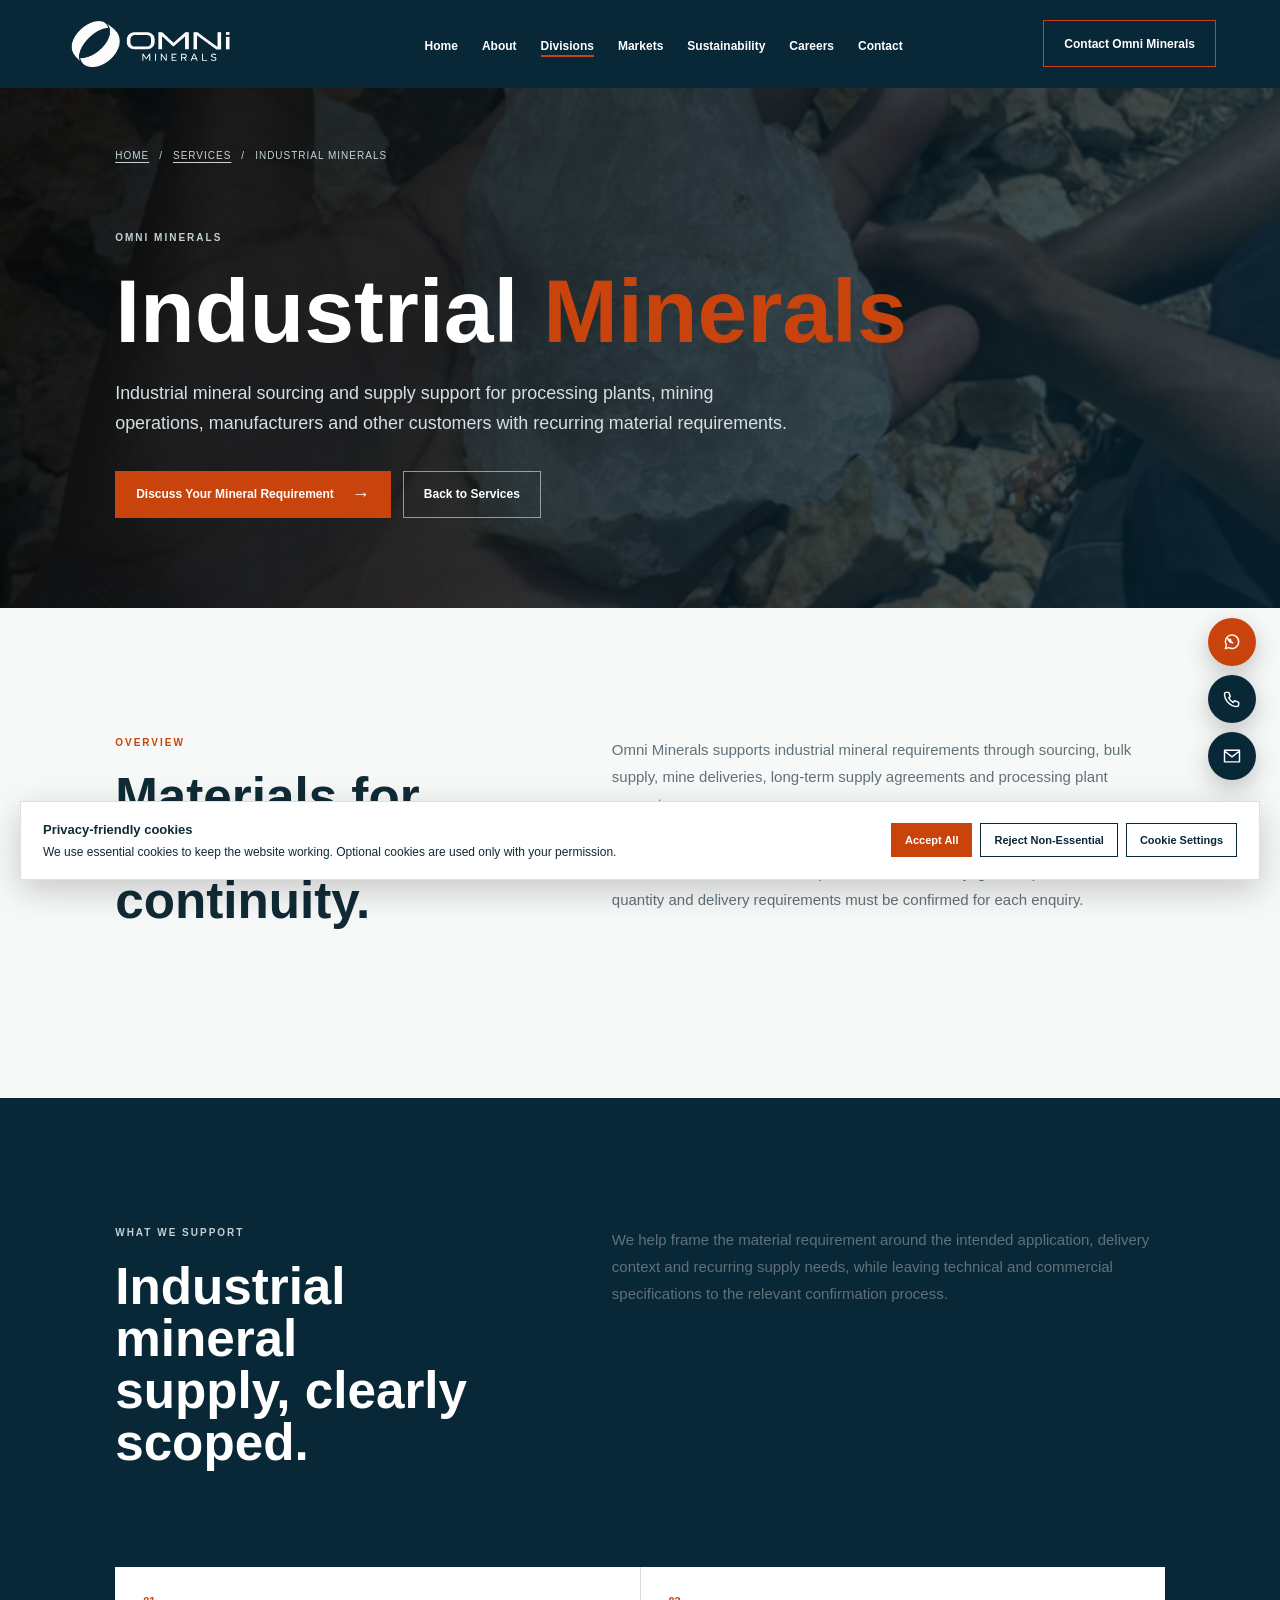
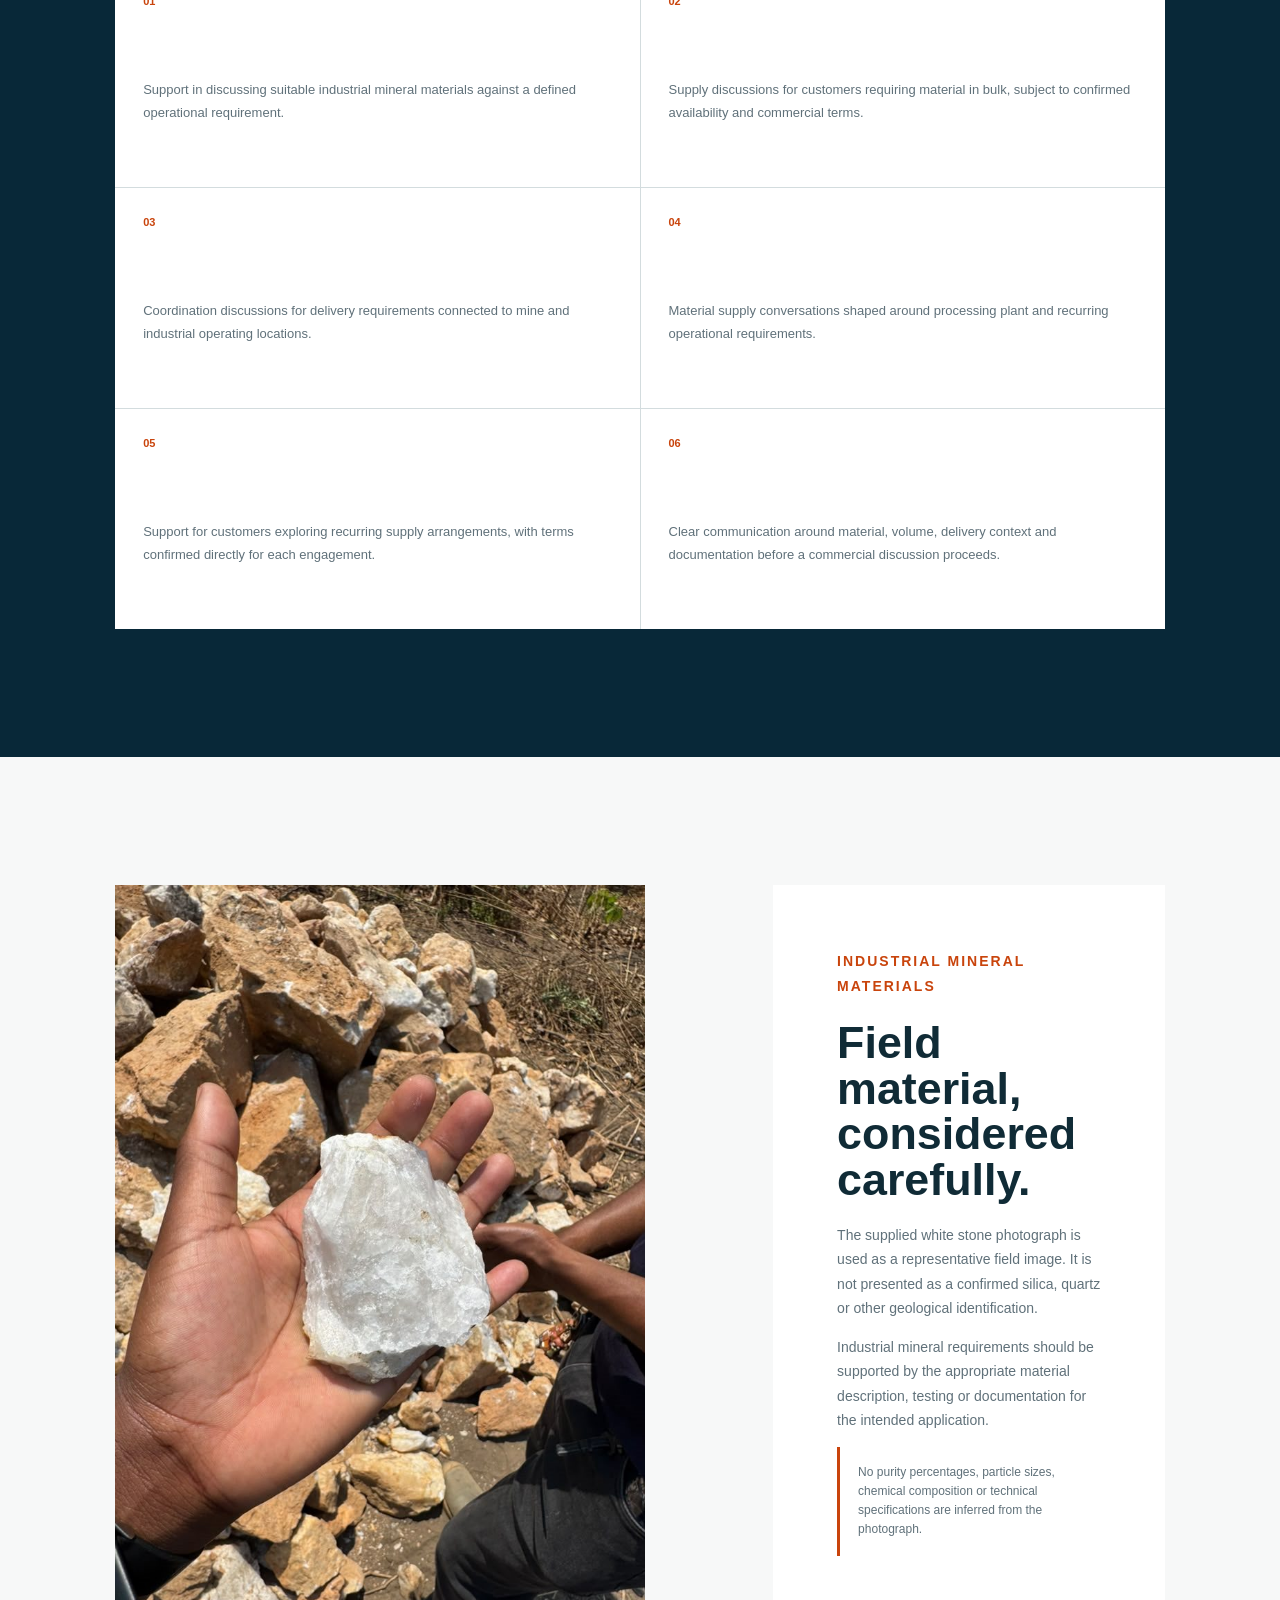
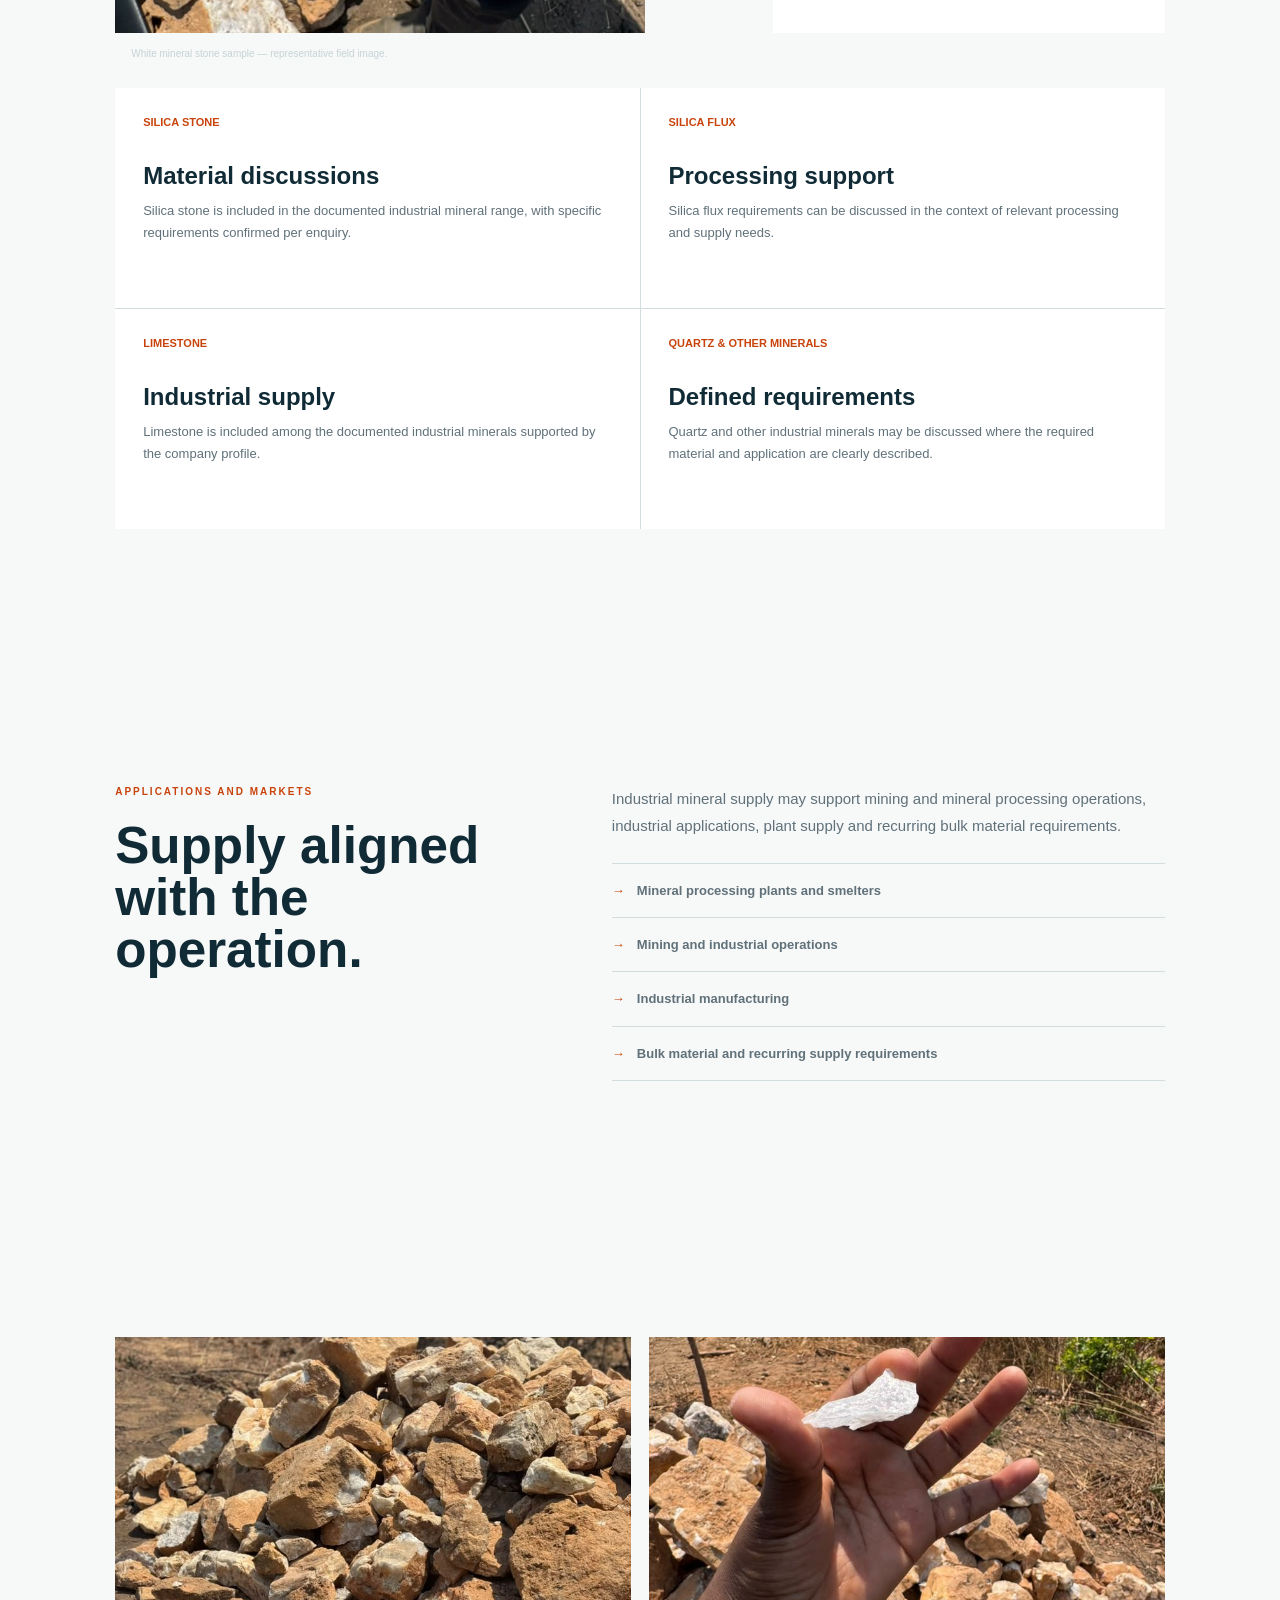
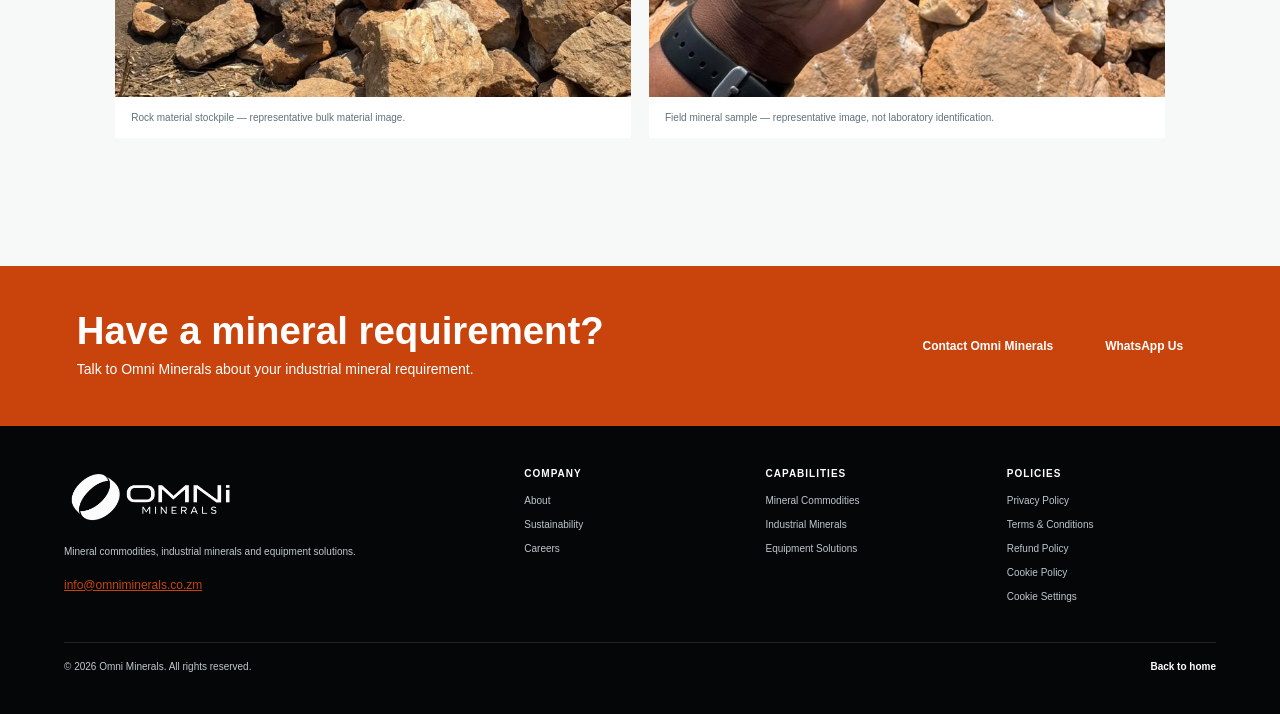
<file: industrial-minerals.html>
<!doctype html>
<html lang="en">
<head>
  <meta charset="UTF-8">
  <meta name="viewport" content="width=device-width, initial-scale=1.0">
  <meta name="description" content="Omni Minerals supports industrial mineral sourcing, bulk supply, mine deliveries, processing plant support and recurring industrial requirements.">
  <meta name="theme-color" content="#082838">
  <meta property="og:title" content="Industrial Minerals | Omni Minerals">
  <meta property="og:description" content="Industrial mineral sourcing and supply support for mining, processing and industrial operations.">
  <meta property="og:type" content="website">
  <meta property="og:image" content="assets/omni-minerals-social-preview.jpg">
  <meta name="twitter:card" content="summary_large_image">
  <meta name="twitter:title" content="Industrial Minerals | Omni Minerals">
  <meta name="twitter:description" content="Industrial mineral sourcing and supply support for mining, processing and industrial operations.">
  <meta name="twitter:image" content="assets/omni-minerals-social-preview.jpg">
  <link rel="canonical" href="https://omniminerals.co.zm/industrial-minerals.html">
  <link rel="icon" href="favicon.svg" type="image/svg+xml">
  <link rel="stylesheet" href="styles.css">
  <link rel="preload" as="image" href="assets/white-mineral-stone-sample.jpg" fetchpriority="high">
  <title>Industrial Minerals | Omni Minerals</title>
</head>
<body class="service-page service-industrial">
  <a class="skip-link" href="#main-content">Skip to content</a>
  <header class="site-header"><a class="brand" href="index.html#home" aria-label="Omni Minerals home"><img src="assets/omni-minerals-logo.svg" width="186" height="44" alt="Omni Minerals"></a><button class="menu-toggle" type="button" aria-label="Open navigation" aria-controls="primary-nav" aria-expanded="false"><span></span><span></span></button><nav class="nav" id="primary-nav" aria-label="Primary navigation"><a href="index.html#home">Home</a><a href="index.html#about">About</a><a href="index.html#divisions" aria-current="page">Divisions</a><a href="index.html#markets">Markets</a><a href="index.html#sustainability">Sustainability</a><a href="index.html#careers">Careers</a><a href="index.html#contact">Contact</a></nav><a class="header-cta" href="index.html#contact">Contact Omni Minerals</a></header>
  <main id="main-content">
    <section class="service-hero"><nav class="breadcrumb" aria-label="Breadcrumb"><a href="index.html#home">Home</a><span>/</span><a href="index.html#divisions">Services</a><span>/</span><span aria-current="page">Industrial Minerals</span></nav><p class="eyebrow">Omni Minerals</p><h1>Industrial <em>Minerals</em></h1><p>Industrial mineral sourcing and supply support for processing plants, mining operations, manufacturers and other customers with recurring material requirements.</p><div class="service-hero-actions"><a class="button orange" href="index.html#contact">Discuss Your Mineral Requirement <span aria-hidden="true">→</span></a><a class="button outline" href="index.html#divisions">Back to Services</a></div></section>
    <section class="section service-content"><div class="service-intro-grid"><div><p class="eyebrow orange-text">Overview</p><h2>Materials for operational continuity.</h2></div><div class="service-copy"><p>Omni Minerals supports industrial mineral requirements through sourcing, bulk supply, mine deliveries, long-term supply agreements and processing plant support.</p><p>The documented material range includes silica stone, silica flux, limestone, quartz and other industrial minerals. Specific material identity, grade, specification, quantity and delivery requirements must be confirmed for each enquiry.</p></div></div></section>
    <section class="section-dark"><div class="service-content"><div class="service-intro-grid"><div><p class="eyebrow">What we support</p><h2>Industrial mineral supply, clearly scoped.</h2></div><div class="service-copy"><p>We help frame the material requirement around the intended application, delivery context and recurring supply needs, while leaving technical and commercial specifications to the relevant confirmation process.</p></div></div><div class="service-detail-grid"><article class="service-detail-card"><strong>01</strong><h3>Industrial Mineral Sourcing</h3><p>Support in discussing suitable industrial mineral materials against a defined operational requirement.</p></article><article class="service-detail-card"><strong>02</strong><h3>Bulk Supply</h3><p>Supply discussions for customers requiring material in bulk, subject to confirmed availability and commercial terms.</p></article><article class="service-detail-card"><strong>03</strong><h3>Mine Deliveries</h3><p>Coordination discussions for delivery requirements connected to mine and industrial operating locations.</p></article><article class="service-detail-card"><strong>04</strong><h3>Processing Plant Support</h3><p>Material supply conversations shaped around processing plant and recurring operational requirements.</p></article><article class="service-detail-card"><strong>05</strong><h3>Long-Term Supply Agreements</h3><p>Support for customers exploring recurring supply arrangements, with terms confirmed directly for each engagement.</p></article><article class="service-detail-card"><strong>06</strong><h3>Requirement Review</h3><p>Clear communication around material, volume, delivery context and documentation before a commercial discussion proceeds.</p></article></div></div></section>
    <section class="section service-content"><div class="service-material-grid"><figure class="service-media"><img src="assets/white-mineral-stone-sample.jpg" width="810" height="1080" loading="lazy" alt="White mineral stone sample held in a hand"><figcaption>White mineral stone sample — representative field image.</figcaption></figure><div class="service-material-copy"><p class="eyebrow">Industrial Mineral Materials</p><h2>Field material, considered carefully.</h2><p>The supplied white stone photograph is used as a representative field image. It is not presented as a confirmed silica, quartz or other geological identification.</p><p>Industrial mineral requirements should be supported by the appropriate material description, testing or documentation for the intended application.</p><div class="service-note">No purity percentages, particle sizes, chemical composition or technical specifications are inferred from the photograph.</div></div></div><div class="service-detail-grid"><article class="service-detail-card"><strong>SILICA STONE</strong><h3>Material discussions</h3><p>Silica stone is included in the documented industrial mineral range, with specific requirements confirmed per enquiry.</p></article><article class="service-detail-card"><strong>SILICA FLUX</strong><h3>Processing support</h3><p>Silica flux requirements can be discussed in the context of relevant processing and supply needs.</p></article><article class="service-detail-card"><strong>LIMESTONE</strong><h3>Industrial supply</h3><p>Limestone is included among the documented industrial minerals supported by the company profile.</p></article><article class="service-detail-card"><strong>QUARTZ &amp; OTHER MINERALS</strong><h3>Defined requirements</h3><p>Quartz and other industrial minerals may be discussed where the required material and application are clearly described.</p></article></div></section>
    <section class="section service-content"><div class="service-intro-grid"><div><p class="eyebrow orange-text">Applications and markets</p><h2>Supply aligned with the operation.</h2></div><div class="service-copy"><p>Industrial mineral supply may support mining and mineral processing operations, industrial applications, plant supply and recurring bulk material requirements.</p><ul class="service-list"><li>Mineral processing plants and smelters</li><li>Mining and industrial operations</li><li>Industrial manufacturing</li><li>Bulk material and recurring supply requirements</li></ul></div></div></section>
<section class="section service-content service-photo-row"><figure><img src="assets/mineral-rock-stockpile.jpg" width="810" height="1080" loading="lazy" alt="Rock material stockpile in a field area"><figcaption>Rock material stockpile — representative bulk material image.</figcaption></figure><figure><img src="assets/field-mineral-sample.jpg" width="810" height="1080" loading="lazy" alt="Field mineral sample held in a hand"><figcaption>Field mineral sample — representative image, not laboratory identification.</figcaption></figure></section>
    <section class="service-cta"><div><h2>Have a mineral requirement?</h2><p>Talk to Omni Minerals about your industrial mineral requirement.</p></div><div class="service-hero-actions"><a class="button" href="index.html#contact">Contact Omni Minerals</a><a class="button" href="https://wa.me/260776833956?text=Hello%20Omni%20Minerals%2C%20I%20would%20like%20to%20discuss%20an%20industrial%20mineral%20requirement." target="_blank" rel="noopener noreferrer">WhatsApp Us</a></div></section>
  </main>
  <footer><div class="footer-brand"><a class="brand" href="index.html#home"><img src="assets/omni-minerals-logo.svg" width="186" height="44" alt="Omni Minerals"></a><p>Mineral commodities, industrial minerals and equipment solutions.</p><a class="footer-email" href="mailto:info@omniminerals.co.zm">info@omniminerals.co.zm</a></div><div class="footer-links"><div><b>Company</b><a href="index.html#about">About</a><a href="index.html#sustainability">Sustainability</a><a href="index.html#careers">Careers</a></div><div><b>Capabilities</b><a href="mineral-commodities.html">Mineral Commodities</a><a href="industrial-minerals.html">Industrial Minerals</a><a href="equipment.html">Equipment Solutions</a></div><div><b>Policies</b><a href="privacy-policy.html">Privacy Policy</a><a href="terms-and-conditions.html">Terms &amp; Conditions</a><a href="refund-policy.html">Refund Policy</a><a href="cookie-policy.html">Cookie Policy</a><button class="footer-cookie-settings" type="button">Cookie Settings</button></div></div><div class="footer-bottom"><p>© 2026 Omni Minerals. All rights reserved.</p><a href="index.html#home">Back to home</a></div></footer>
  <div class="contact-launcher" data-expanded="false"><div class="contact-actions" id="floating-contact-actions"><a class="floating-action whatsapp" data-contact="whatsapp" aria-label="Chat on WhatsApp" data-tooltip="Chat on WhatsApp"><svg viewBox="0 0 24 24" aria-hidden="true"><path d="M20 11.8a8 8 0 0 1-11.8 7L4 20l1.3-4.1A8 8 0 1 1 20 11.8Z"/><path d="M9 8.5c.2-.5.4-.5.7-.5h.5c.2 0 .4.1.5.4l.7 1.6c.1.2.1.4 0 .6l-.5.7c.2 0 .4.1.6 0l1.6.7c.3.1.4.3.4.5v.5c0 .3 0 .5-.5.7-.5.2-1.5.2-2.7-.4-1-.5-2.2-1.5-3.1-2.9-.8-1.3-1.2-2.5-1.2-3.3 0-.3 0-.6.1-.8Z"/></svg></a><a class="floating-action" data-contact="phone" aria-label="Call Omni Minerals" data-tooltip="Call Omni Minerals"><svg viewBox="0 0 24 24" aria-hidden="true"><path d="M5 4h3l2 5-2 1.5c1.2 2.5 3.2 4.5 5.7 5.7L15 14l5 2v3c0 1-.8 2-2 2C10.3 21 3 13.7 3 6c0-1 .8-2 2-2Z"/></svg></a><a class="floating-action" data-contact="email" aria-label="Email Omni Minerals" data-tooltip="Email Omni Minerals"><svg viewBox="0 0 24 24" aria-hidden="true"><path d="M3 5h18v14H3zM3 6l9 7 9-7"/></svg></a></div><button class="floating-action launcher-button" type="button" aria-label="Open contact options" aria-expanded="false" aria-controls="floating-contact-actions"><svg class="launcher-icon" viewBox="0 0 24 24" aria-hidden="true"><path d="M20 11.8a8 8 0 0 1-11.8 7L4 20l1.3-4.1A8 8 0 1 1 20 11.8Z"/><path d="M9 8.5c.2-.5.4-.5.7-.5h.5c.2 0 .4.1.5.4l.7 1.6c.1.2.1.4 0 .6l-.5.7c.2-.1.4-.1.6 0l1.6.7c.3.1.4.3.4.5v.5c0 .3 0 .5-.5.7-.5.2-1.5.2-2.7-.4-1-.5-2.2-1.5-3.1-2.9-.8-1.3-1.2-2.5-1.2-3.3 0-.3 0-.6.1-.8Z"/></svg><span class="launcher-close" aria-hidden="true">+</span></button></div>
  <script src="script.js" defer></script>
</body>
</html>
</file>
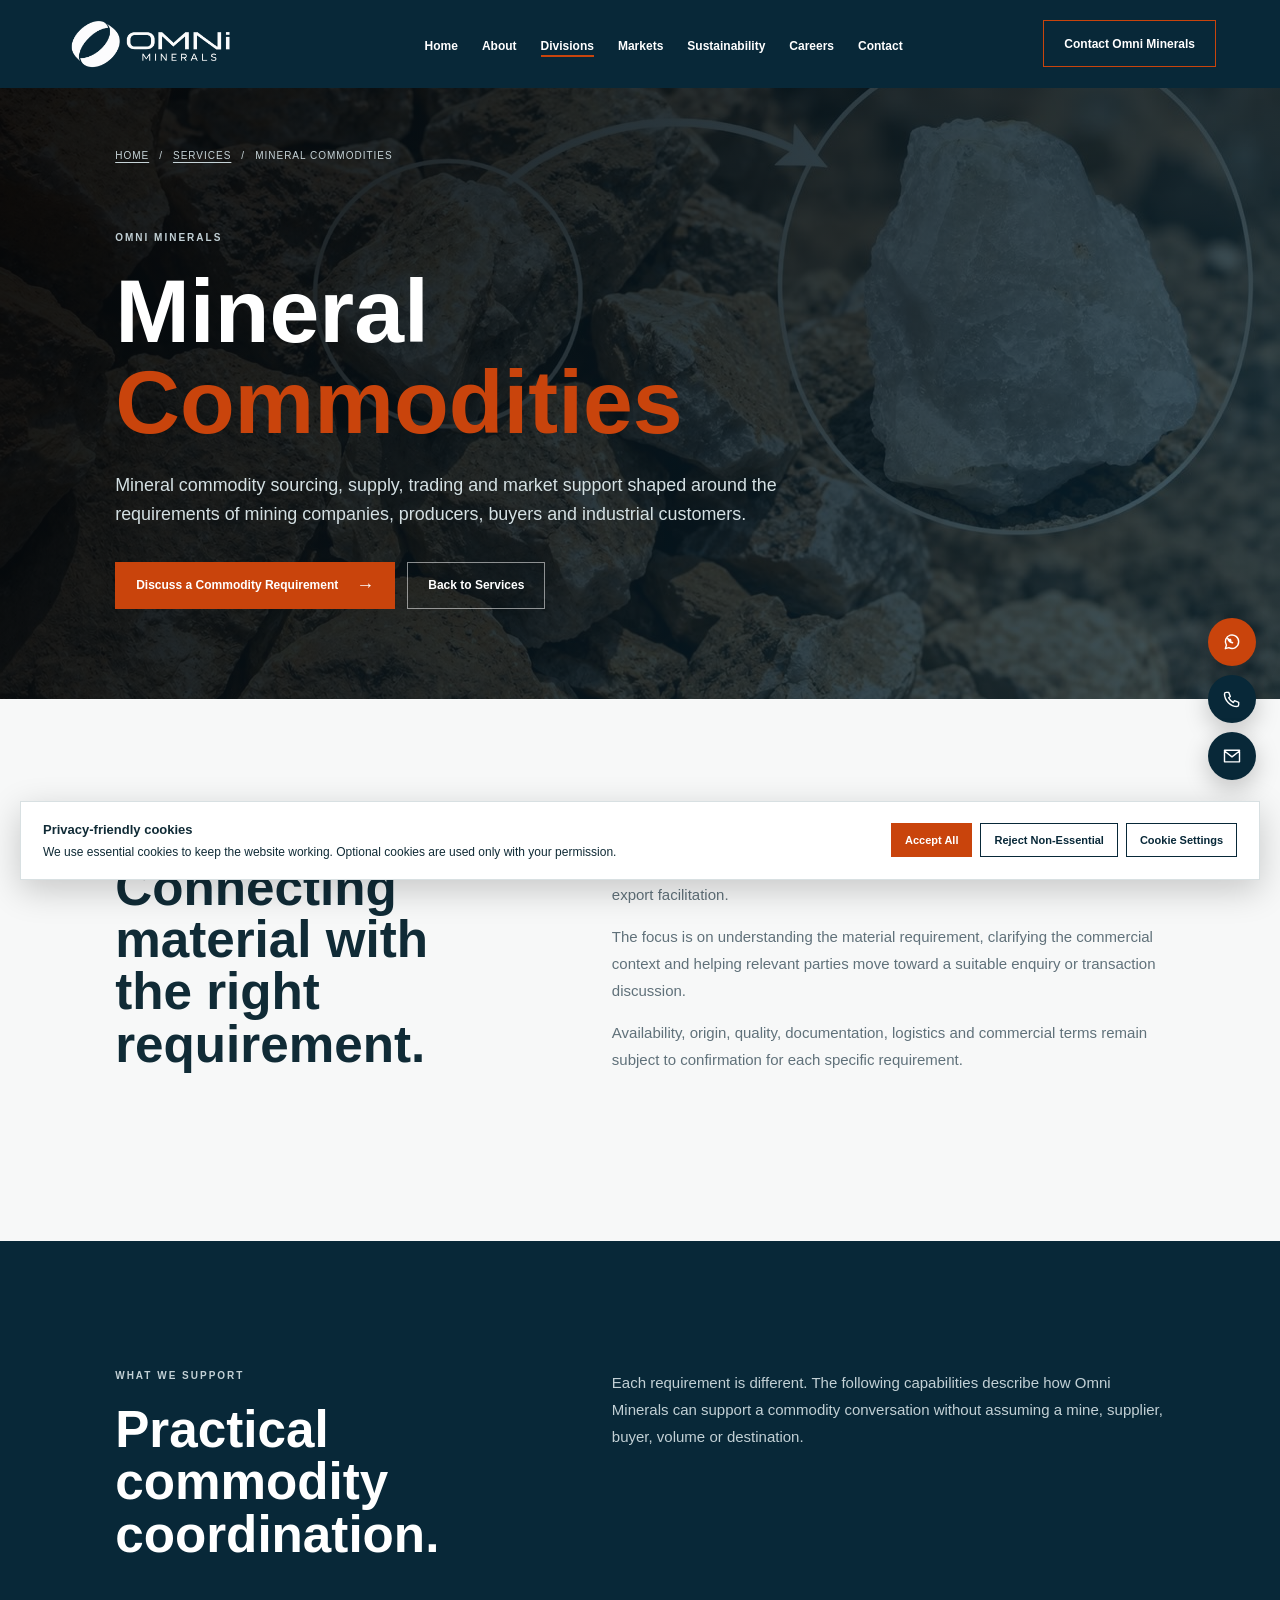
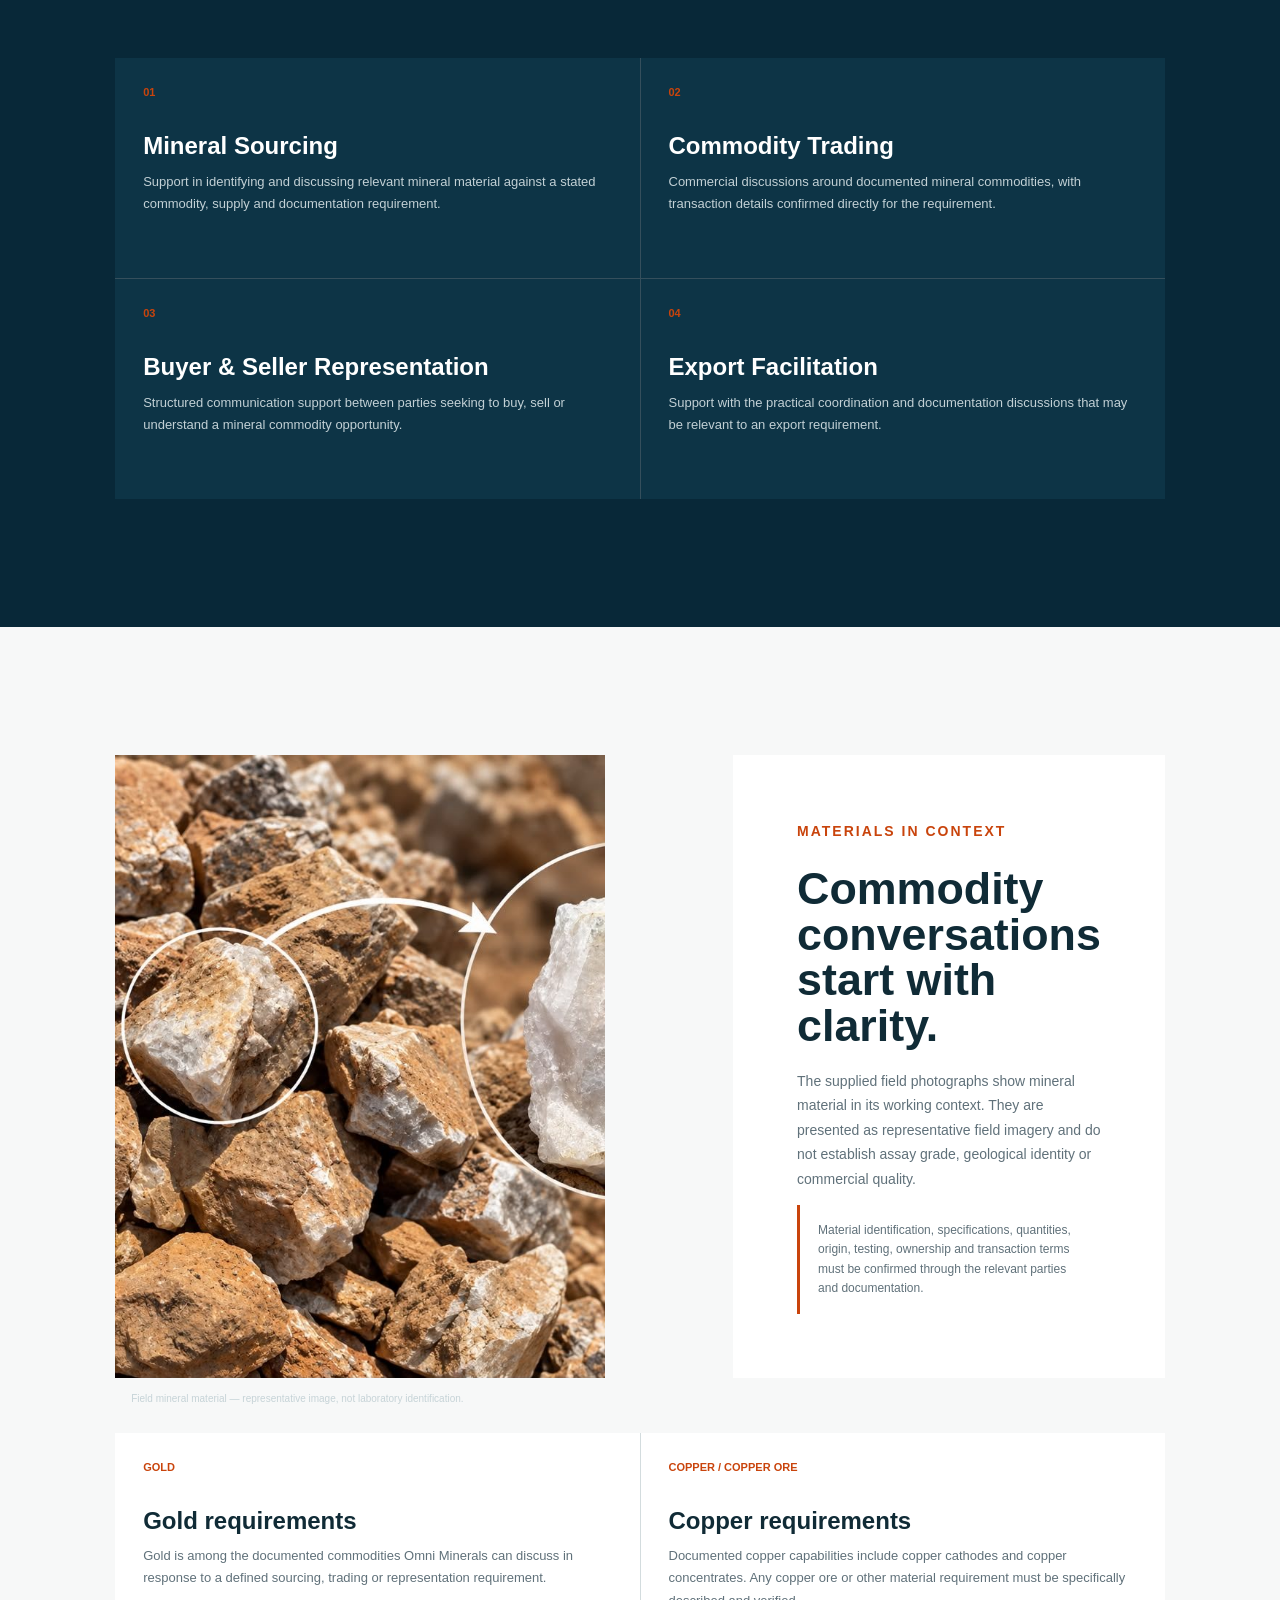
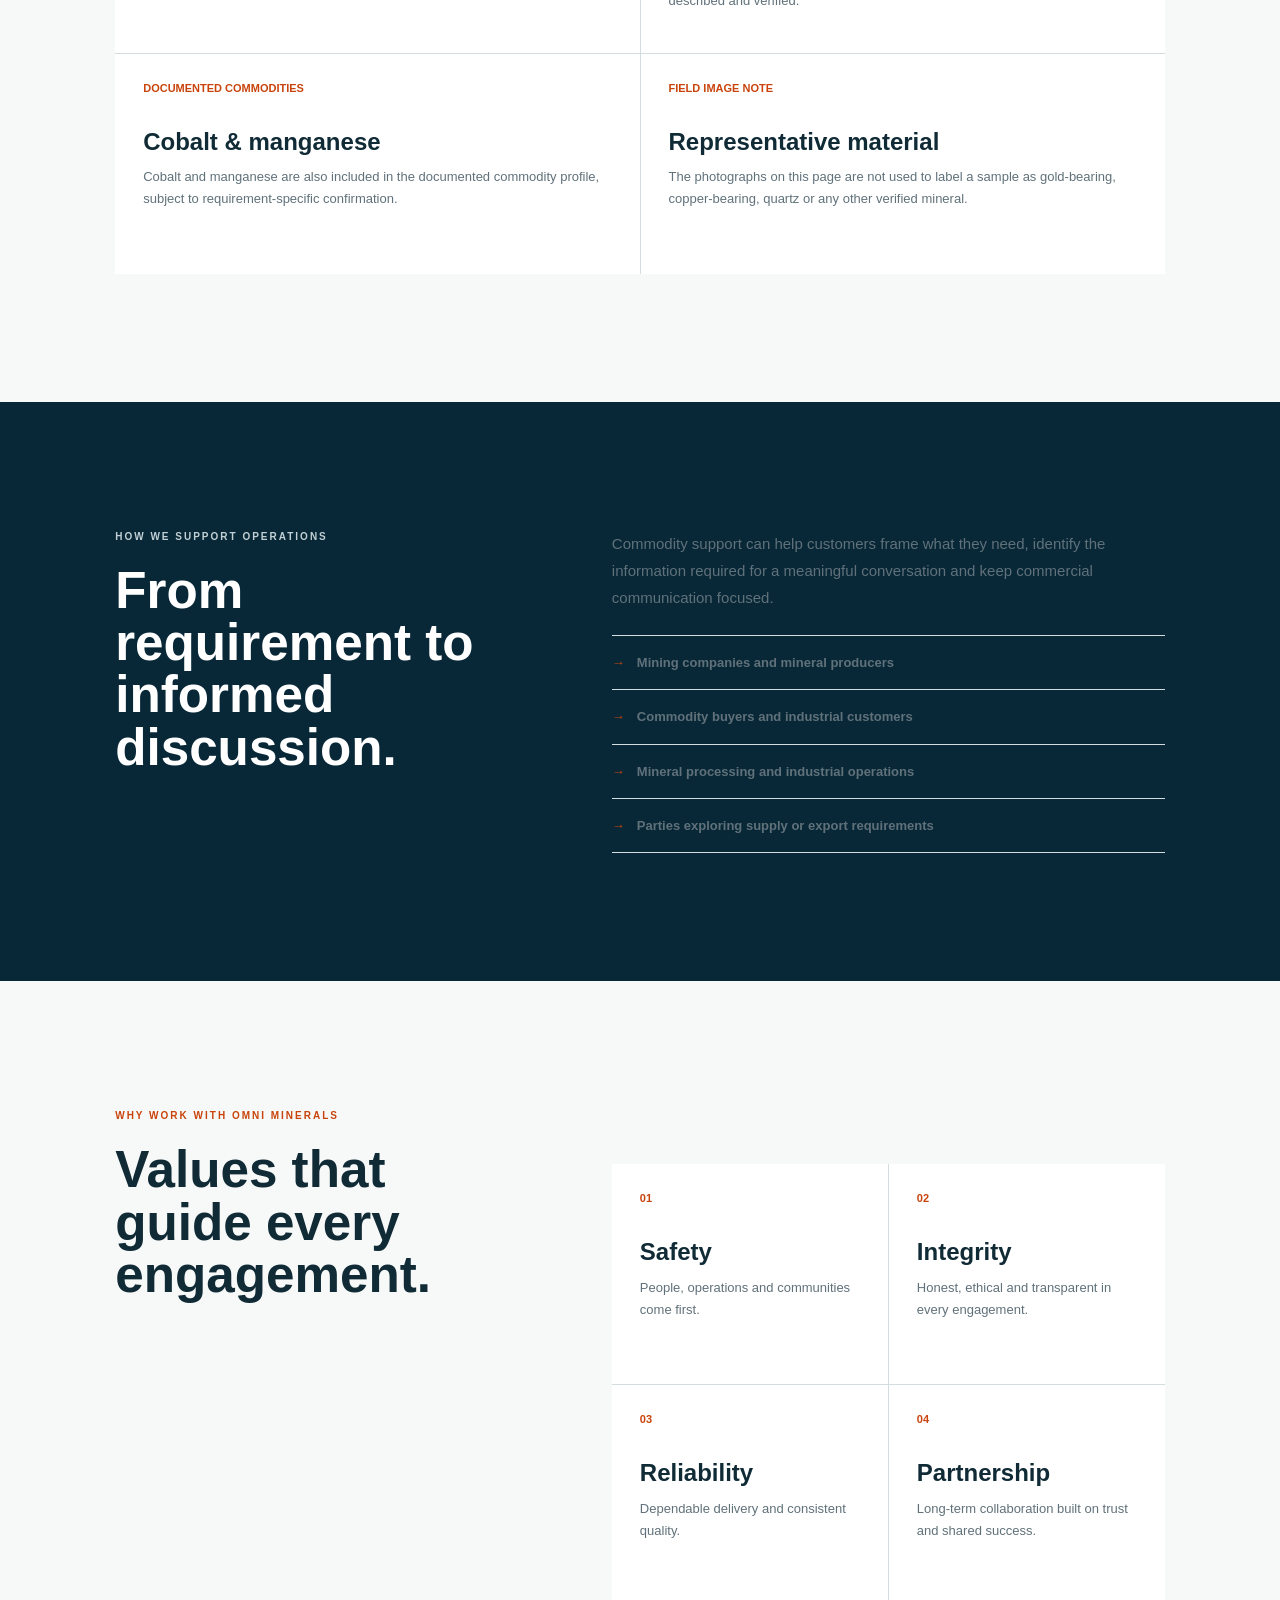
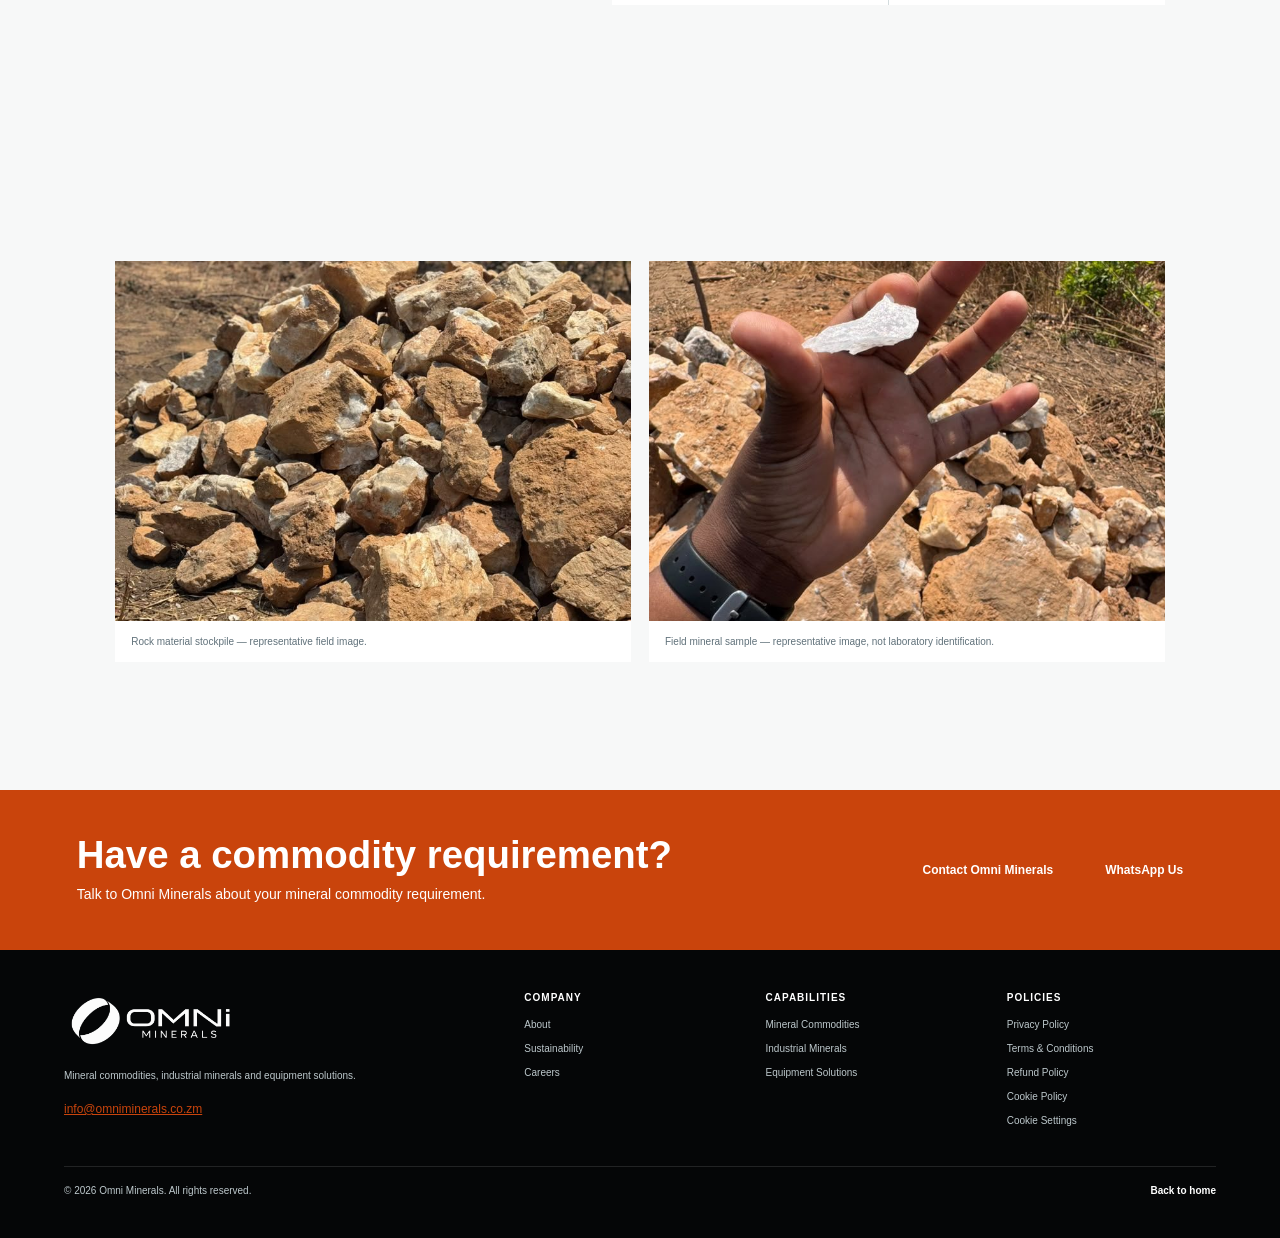
<file: mineral-commodities.html>
<!doctype html>
<html lang="en">
<head>
  <meta charset="UTF-8">
  <meta name="viewport" content="width=device-width, initial-scale=1.0">
  <meta name="description" content="Omni Minerals supports mineral commodity sourcing, trading, representation and export facilitation for documented commodities including copper, gold, cobalt and manganese.">
  <meta name="theme-color" content="#082838">
  <meta property="og:title" content="Mineral Commodities | Omni Minerals">
  <meta property="og:description" content="Mineral commodity sourcing, trading, representation and export facilitation from Omni Minerals.">
  <meta property="og:type" content="website">
  <meta property="og:image" content="assets/omni-minerals-social-preview.jpg">
  <meta name="twitter:card" content="summary_large_image">
  <meta name="twitter:title" content="Mineral Commodities | Omni Minerals">
  <meta name="twitter:description" content="Mineral commodity sourcing, trading, representation and export facilitation from Omni Minerals.">
  <meta name="twitter:image" content="assets/omni-minerals-social-preview.jpg">
  <link rel="canonical" href="https://omniminerals.co.zm/mineral-commodities.html">
  <link rel="icon" href="favicon.svg" type="image/svg+xml">
  <link rel="stylesheet" href="styles.css">
  <link rel="preload" as="image" href="assets/mineral-material-feature.jpg" fetchpriority="high">
  <title>Mineral Commodities | Omni Minerals</title>
</head>
<body class="service-page service-commodities">
  <a class="skip-link" href="#main-content">Skip to content</a>
  <header class="site-header"><a class="brand" href="index.html#home" aria-label="Omni Minerals home"><img src="assets/omni-minerals-logo.svg" width="186" height="44" alt="Omni Minerals"></a><button class="menu-toggle" type="button" aria-label="Open navigation" aria-controls="primary-nav" aria-expanded="false"><span></span><span></span></button><nav class="nav" id="primary-nav" aria-label="Primary navigation"><a href="index.html#home">Home</a><a href="index.html#about">About</a><a href="index.html#divisions" aria-current="page">Divisions</a><a href="index.html#markets">Markets</a><a href="index.html#sustainability">Sustainability</a><a href="index.html#careers">Careers</a><a href="index.html#contact">Contact</a></nav><a class="header-cta" href="index.html#contact">Contact Omni Minerals</a></header>
  <main id="main-content">
    <section class="service-hero"><nav class="breadcrumb" aria-label="Breadcrumb"><a href="index.html#home">Home</a><span>/</span><a href="index.html#divisions">Services</a><span>/</span><span aria-current="page">Mineral Commodities</span></nav><p class="eyebrow">Omni Minerals</p><h1>Mineral <em>Commodities</em></h1><p>Mineral commodity sourcing, supply, trading and market support shaped around the requirements of mining companies, producers, buyers and industrial customers.</p><div class="service-hero-actions"><a class="button orange" href="index.html#contact">Discuss a Commodity Requirement <span aria-hidden="true">→</span></a><a class="button outline" href="index.html#divisions">Back to Services</a></div></section>
    <section class="section service-content"><div class="service-intro-grid"><div><p class="eyebrow orange-text">Overview</p><h2>Connecting material with the right requirement.</h2></div><div class="service-copy"><p>Omni Minerals supports mineral commodity requirements through documented capabilities in sourcing, commodity trading, buyer and seller representation, and export facilitation.</p><p>The focus is on understanding the material requirement, clarifying the commercial context and helping relevant parties move toward a suitable enquiry or transaction discussion.</p><p>Availability, origin, quality, documentation, logistics and commercial terms remain subject to confirmation for each specific requirement.</p></div></div></section>
    <section class="service-dark-section"><div class="service-content"><div class="service-intro-grid"><div><p class="eyebrow">What we support</p><h2>Practical commodity coordination.</h2></div><div class="service-copy"><p>Each requirement is different. The following capabilities describe how Omni Minerals can support a commodity conversation without assuming a mine, supplier, buyer, volume or destination.</p></div></div><div class="service-detail-grid"><article class="service-detail-card"><strong>01</strong><h3>Mineral Sourcing</h3><p>Support in identifying and discussing relevant mineral material against a stated commodity, supply and documentation requirement.</p></article><article class="service-detail-card"><strong>02</strong><h3>Commodity Trading</h3><p>Commercial discussions around documented mineral commodities, with transaction details confirmed directly for the requirement.</p></article><article class="service-detail-card"><strong>03</strong><h3>Buyer &amp; Seller Representation</h3><p>Structured communication support between parties seeking to buy, sell or understand a mineral commodity opportunity.</p></article><article class="service-detail-card"><strong>04</strong><h3>Export Facilitation</h3><p>Support with the practical coordination and documentation discussions that may be relevant to an export requirement.</p></article></div></div></section>
    <section class="section service-content"><div class="service-material-grid"><figure class="service-media"><img src="assets/mineral-material-feature.jpg" width="1280" height="853" loading="lazy" alt="Field mineral material with a white sample highlighted"><figcaption>Field mineral material — representative image, not laboratory identification.</figcaption></figure><div class="service-material-copy"><p class="eyebrow">Materials in context</p><h2>Commodity conversations start with clarity.</h2><p>The supplied field photographs show mineral material in its working context. They are presented as representative field imagery and do not establish assay grade, geological identity or commercial quality.</p><div class="service-note">Material identification, specifications, quantities, origin, testing, ownership and transaction terms must be confirmed through the relevant parties and documentation.</div></div></div><div class="service-detail-grid"><article class="service-detail-card"><strong>GOLD</strong><h3>Gold requirements</h3><p>Gold is among the documented commodities Omni Minerals can discuss in response to a defined sourcing, trading or representation requirement.</p></article><article class="service-detail-card"><strong>COPPER / COPPER ORE</strong><h3>Copper requirements</h3><p>Documented copper capabilities include copper cathodes and copper concentrates. Any copper ore or other material requirement must be specifically described and verified.</p></article><article class="service-detail-card"><strong>DOCUMENTED COMMODITIES</strong><h3>Cobalt &amp; manganese</h3><p>Cobalt and manganese are also included in the documented commodity profile, subject to requirement-specific confirmation.</p></article><article class="service-detail-card"><strong>FIELD IMAGE NOTE</strong><h3>Representative material</h3><p>The photographs on this page are not used to label a sample as gold-bearing, copper-bearing, quartz or any other verified mineral.</p></article></div></section>
    <section class="section-dark"><div class="service-content"><div class="service-intro-grid"><div><p class="eyebrow">How we support operations</p><h2>From requirement to informed discussion.</h2></div><div class="service-copy"><p>Commodity support can help customers frame what they need, identify the information required for a meaningful conversation and keep commercial communication focused.</p><ul class="service-list"><li>Mining companies and mineral producers</li><li>Commodity buyers and industrial customers</li><li>Mineral processing and industrial operations</li><li>Parties exploring supply or export requirements</li></ul></div></div></div></section>
    <section class="section service-content"><div class="service-intro-grid"><div><p class="eyebrow orange-text">Why work with Omni Minerals</p><h2>Values that guide every engagement.</h2></div><div class="service-detail-grid"><article class="service-detail-card"><strong>01</strong><h3>Safety</h3><p>People, operations and communities come first.</p></article><article class="service-detail-card"><strong>02</strong><h3>Integrity</h3><p>Honest, ethical and transparent in every engagement.</p></article><article class="service-detail-card"><strong>03</strong><h3>Reliability</h3><p>Dependable delivery and consistent quality.</p></article><article class="service-detail-card"><strong>04</strong><h3>Partnership</h3><p>Long-term collaboration built on trust and shared success.</p></article></div></div></section>
<section class="section service-content service-photo-row"><figure><img src="assets/mineral-rock-stockpile.jpg" width="810" height="1080" loading="lazy" alt="Rock material stockpile in a field area"><figcaption>Rock material stockpile — representative field image.</figcaption></figure><figure><img src="assets/field-mineral-sample.jpg" width="810" height="1080" loading="lazy" alt="Field mineral sample held in a hand"><figcaption>Field mineral sample — representative image, not laboratory identification.</figcaption></figure></section>
    <section class="service-cta"><div><h2>Have a commodity requirement?</h2><p>Talk to Omni Minerals about your mineral commodity requirement.</p></div><div class="service-hero-actions"><a class="button" href="index.html#contact">Contact Omni Minerals</a><a class="button" href="https://wa.me/260776833956?text=Hello%20Omni%20Minerals%2C%20I%20would%20like%20to%20discuss%20a%20commodity%20requirement." target="_blank" rel="noopener noreferrer">WhatsApp Us</a></div></section>
  </main>
  <footer><div class="footer-brand"><a class="brand" href="index.html#home"><img src="assets/omni-minerals-logo.svg" width="186" height="44" alt="Omni Minerals"></a><p>Mineral commodities, industrial minerals and equipment solutions.</p><a class="footer-email" href="mailto:info@omniminerals.co.zm">info@omniminerals.co.zm</a></div><div class="footer-links"><div><b>Company</b><a href="index.html#about">About</a><a href="index.html#sustainability">Sustainability</a><a href="index.html#careers">Careers</a></div><div><b>Capabilities</b><a href="mineral-commodities.html">Mineral Commodities</a><a href="industrial-minerals.html">Industrial Minerals</a><a href="equipment.html">Equipment Solutions</a></div><div><b>Policies</b><a href="privacy-policy.html">Privacy Policy</a><a href="terms-and-conditions.html">Terms &amp; Conditions</a><a href="refund-policy.html">Refund Policy</a><a href="cookie-policy.html">Cookie Policy</a><button class="footer-cookie-settings" type="button">Cookie Settings</button></div></div><div class="footer-bottom"><p>© 2026 Omni Minerals. All rights reserved.</p><a href="index.html#home">Back to home</a></div></footer>
  <div class="contact-launcher" data-expanded="false"><div class="contact-actions" id="floating-contact-actions"><a class="floating-action whatsapp" data-contact="whatsapp" aria-label="Chat on WhatsApp" data-tooltip="Chat on WhatsApp"><svg viewBox="0 0 24 24" aria-hidden="true"><path d="M20 11.8a8 8 0 0 1-11.8 7L4 20l1.3-4.1A8 8 0 1 1 20 11.8Z"/><path d="M9 8.5c.2-.5.4-.5.7-.5h.5c.2 0 .4.1.5.4l.7 1.6c.1.2.1.4 0 .6l-.5.7c.2 0 .4.1.6 0l1.6.7c.3.1.4.3.4.5v.5c0 .3 0 .5-.5.7-.5.2-1.5.2-2.7-.4-1-.5-2.2-1.5-3.1-2.9-.8-1.3-1.2-2.5-1.2-3.3 0-.3 0-.6.1-.8Z"/></svg></a><a class="floating-action" data-contact="phone" aria-label="Call Omni Minerals" data-tooltip="Call Omni Minerals"><svg viewBox="0 0 24 24" aria-hidden="true"><path d="M5 4h3l2 5-2 1.5c1.2 2.5 3.2 4.5 5.7 5.7L15 14l5 2v3c0 1-.8 2-2 2C10.3 21 3 13.7 3 6c0-1 .8-2 2-2Z"/></svg></a><a class="floating-action" data-contact="email" aria-label="Email Omni Minerals" data-tooltip="Email Omni Minerals"><svg viewBox="0 0 24 24" aria-hidden="true"><path d="M3 5h18v14H3zM3 6l9 7 9-7"/></svg></a></div><button class="floating-action launcher-button" type="button" aria-label="Open contact options" aria-expanded="false" aria-controls="floating-contact-actions"><svg class="launcher-icon" viewBox="0 0 24 24" aria-hidden="true"><path d="M20 11.8a8 8 0 0 1-11.8 7L4 20l1.3-4.1A8 8 0 1 1 20 11.8Z"/><path d="M9 8.5c.2-.5.4-.5.7-.5h.5c.2 0 .4.1.5.4l.7 1.6c.1.2.1.4 0 .6l-.5.7c.2-.1.4-.1.6 0l1.6.7c.3.1.4.3.4.5v.5c0 .3 0 .5-.5.7-.5.2-1.5.2-2.7-.4-1-.5-2.2-1.5-3.1-2.9-.8-1.3-1.2-2.5-1.2-3.3 0-.3 0-.6.1-.8Z"/></svg><span class="launcher-close" aria-hidden="true">+</span></button></div>
  <script src="script.js" defer></script>
</body>
</html>
</file>
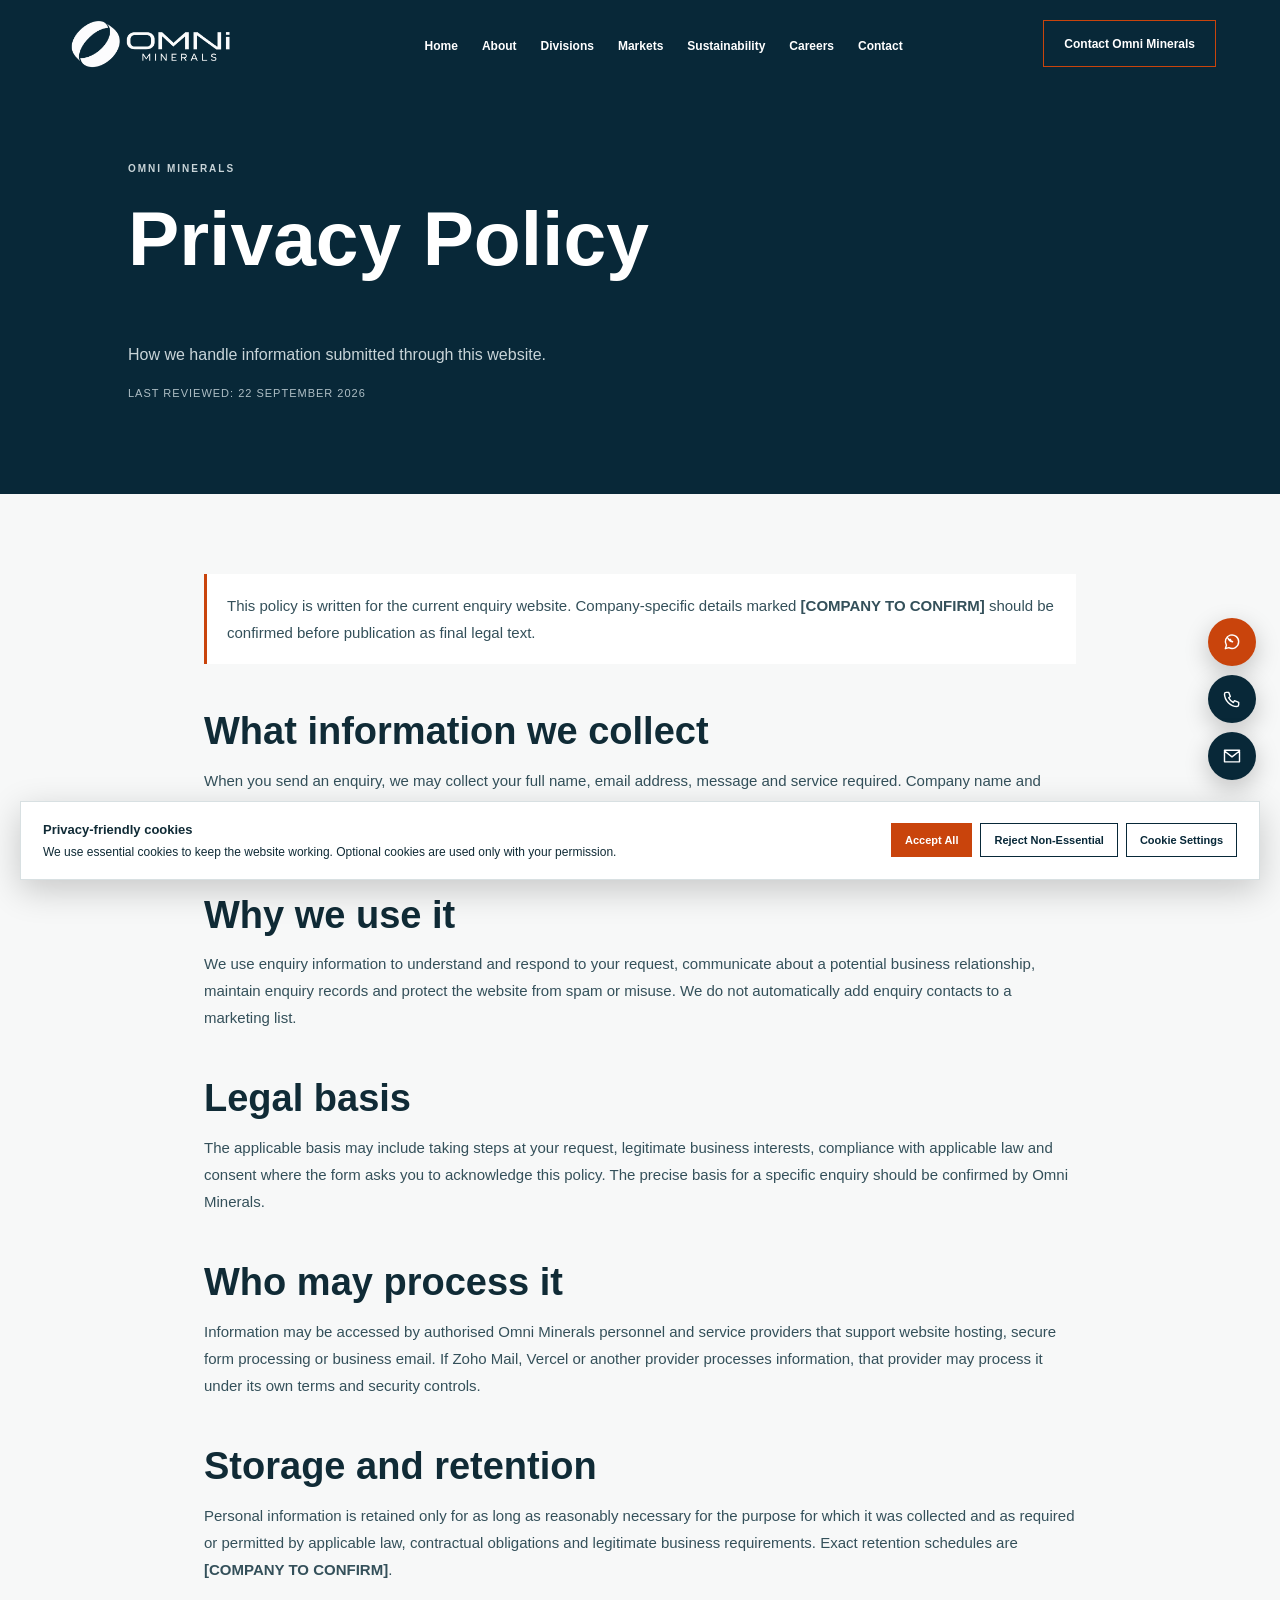
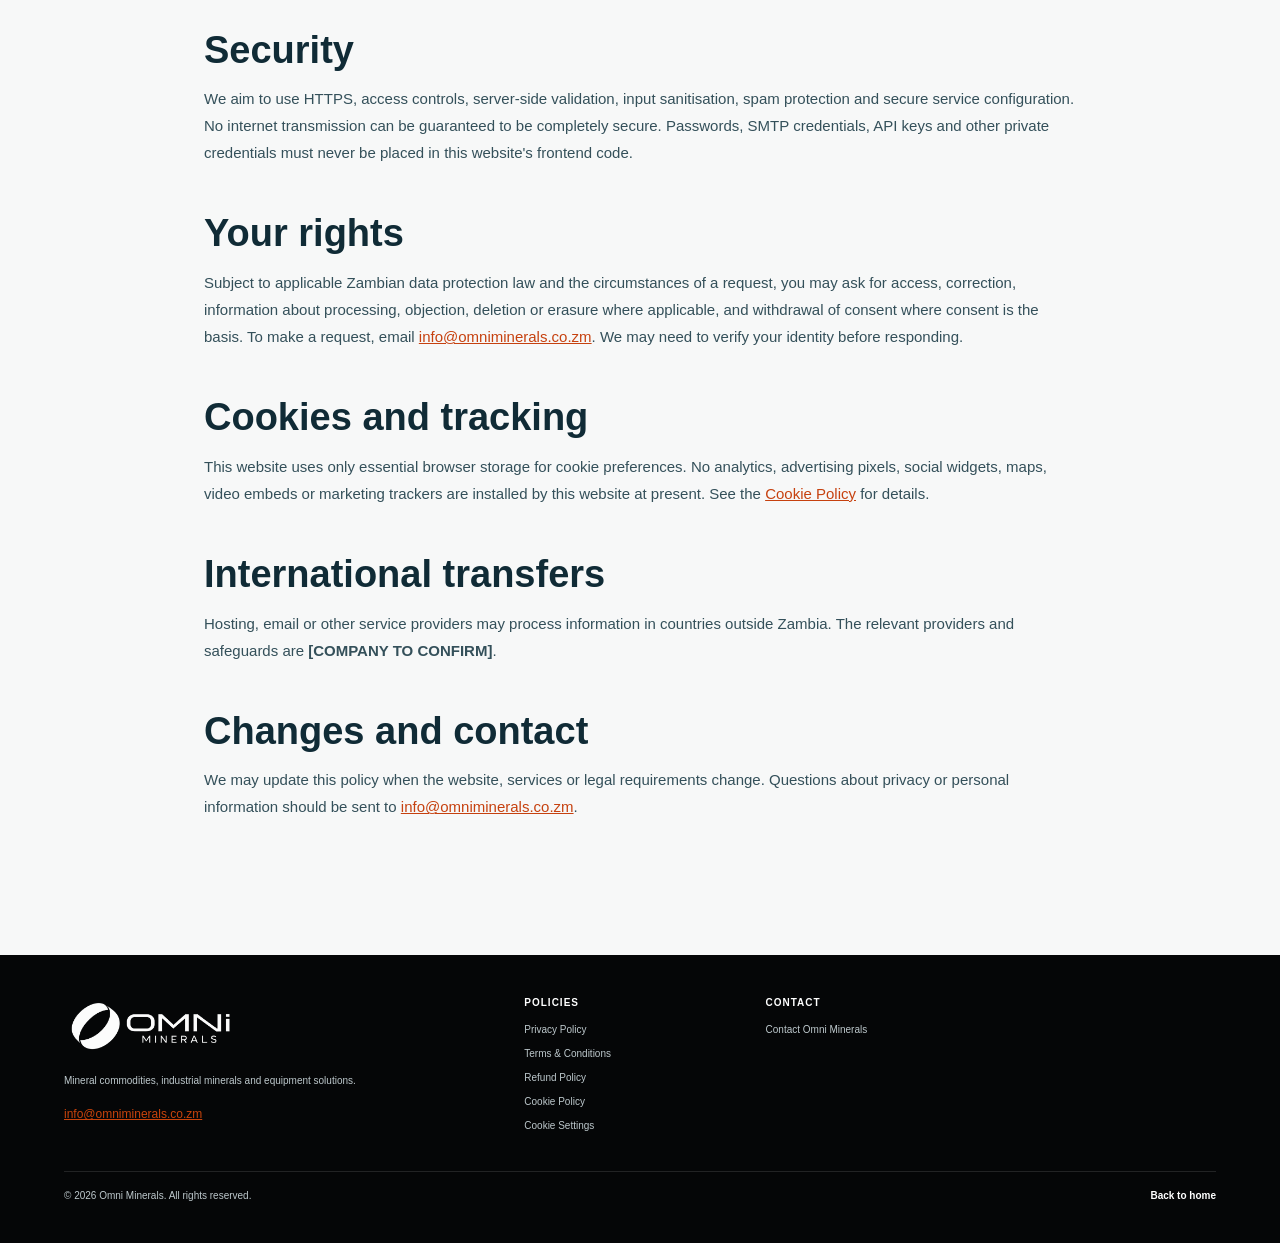
<file: privacy-policy.html>
<!doctype html>
<html lang="en"><head><meta charset="UTF-8"><meta name="viewport" content="width=device-width,initial-scale=1"><meta name="description" content="Omni Minerals Privacy Policy: how enquiry information is collected, used, stored and protected."><link rel="canonical" href="https://omniminerals.co.zm/privacy-policy.html"><link rel="icon" href="favicon.svg" type="image/svg+xml"><link rel="stylesheet" href="styles.css"><title>Privacy Policy | Omni Minerals</title></head>
<body class="policy-page"><a class="skip-link" href="#main-content">Skip to content</a><header class="site-header"><a class="brand" href="index.html#home" aria-label="Omni Minerals home"><img src="assets/omni-minerals-logo.svg" width="186" height="44" alt="Omni Minerals"></a><button class="menu-toggle" type="button" aria-label="Open navigation" aria-controls="primary-nav" aria-expanded="false"><span></span><span></span></button><nav class="nav" id="primary-nav" aria-label="Primary navigation"><a href="index.html#home">Home</a><a href="index.html#about">About</a><a href="index.html#divisions">Divisions</a><a href="index.html#markets">Markets</a><a href="index.html#sustainability">Sustainability</a><a href="index.html#careers">Careers</a><a href="index.html#contact">Contact</a></nav><a class="header-cta" href="index.html#contact">Contact Omni Minerals</a></header><main id="main-content"><section class="policy-hero"><p class="eyebrow">Omni Minerals</p><h1>Privacy Policy</h1><p>How we handle information submitted through this website.</p><p class="policy-meta">Last reviewed: 22 September 2026</p></section><article class="policy-content"><p class="policy-disclaimer">This policy is written for the current enquiry website. Company-specific details marked <strong>[COMPANY TO CONFIRM]</strong> should be confirmed before publication as final legal text.</p><h2>What information we collect</h2><p>When you send an enquiry, we may collect your full name, email address, message and service required. Company name and phone number are optional. We do not ask for sensitive personal information, identity numbers, financial information or home addresses through this form.</p><h2>Why we use it</h2><p>We use enquiry information to understand and respond to your request, communicate about a potential business relationship, maintain enquiry records and protect the website from spam or misuse. We do not automatically add enquiry contacts to a marketing list.</p><h2>Legal basis</h2><p>The applicable basis may include taking steps at your request, legitimate business interests, compliance with applicable law and consent where the form asks you to acknowledge this policy. The precise basis for a specific enquiry should be confirmed by Omni Minerals.</p><h2>Who may process it</h2><p>Information may be accessed by authorised Omni Minerals personnel and service providers that support website hosting, secure form processing or business email. If Zoho Mail, Vercel or another provider processes information, that provider may process it under its own terms and security controls.</p><h2>Storage and retention</h2><p>Personal information is retained only for as long as reasonably necessary for the purpose for which it was collected and as required or permitted by applicable law, contractual obligations and legitimate business requirements. Exact retention schedules are <strong>[COMPANY TO CONFIRM]</strong>.</p><h2>Security</h2><p>We aim to use HTTPS, access controls, server-side validation, input sanitisation, spam protection and secure service configuration. No internet transmission can be guaranteed to be completely secure. Passwords, SMTP credentials, API keys and other private credentials must never be placed in this website's frontend code.</p><h2>Your rights</h2><p>Subject to applicable Zambian data protection law and the circumstances of a request, you may ask for access, correction, information about processing, objection, deletion or erasure where applicable, and withdrawal of consent where consent is the basis. To make a request, email <a href="mailto:info@omniminerals.co.zm">info@omniminerals.co.zm</a>. We may need to verify your identity before responding.</p><h2>Cookies and tracking</h2><p>This website uses only essential browser storage for cookie preferences. No analytics, advertising pixels, social widgets, maps, video embeds or marketing trackers are installed by this website at present. See the <a href="cookie-policy.html">Cookie Policy</a> for details.</p><h2>International transfers</h2><p>Hosting, email or other service providers may process information in countries outside Zambia. The relevant providers and safeguards are <strong>[COMPANY TO CONFIRM]</strong>.</p><h2>Changes and contact</h2><p>We may update this policy when the website, services or legal requirements change. Questions about privacy or personal information should be sent to <a href="mailto:info@omniminerals.co.zm">info@omniminerals.co.zm</a>.</p></article></main><footer><div class="footer-brand"><a class="brand" href="index.html#home"><img src="assets/omni-minerals-logo.svg" width="186" height="44" alt="Omni Minerals"></a><p>Mineral commodities, industrial minerals and equipment solutions.</p><a class="footer-email" href="mailto:info@omniminerals.co.zm">info@omniminerals.co.zm</a></div><div class="footer-links"><div><b>Policies</b><a href="privacy-policy.html">Privacy Policy</a><a href="terms-and-conditions.html">Terms &amp; Conditions</a><a href="refund-policy.html">Refund Policy</a><a href="cookie-policy.html">Cookie Policy</a><button class="footer-cookie-settings" type="button">Cookie Settings</button></div><div><b>Contact</b><a href="index.html#contact">Contact Omni Minerals</a></div></div><div class="footer-bottom"><p>© 2026 Omni Minerals. All rights reserved.</p><a href="index.html#home">Back to home</a></div></footer><div class="contact-launcher" data-expanded="false"><div class="contact-actions" id="floating-contact-actions"><a class="floating-action whatsapp" data-contact="whatsapp" aria-label="Chat on WhatsApp" data-tooltip="Chat on WhatsApp"><svg viewBox="0 0 24 24" aria-hidden="true"><path d="M20 11.8a8 8 0 0 1-11.8 7L4 20l1.3-4.1A8 8 0 1 1 20 11.8Z"/><path d="M9 8.5c.2-.5.4-.5.7-.5h.5c.2 0 .4.1.5.4l.7 1.6c.1.2.1.4 0 .6l-.5-.5c.2-.1.4-.1.6 0l1.6.7c.3.1.4.3.4.5v.5c0 .3 0 .5-.5.7-.5.2-1.5.2-2.7-.4-1-.5-2.2-1.5-3.1-2.9-.8-1.3-1.2-2.5-1.2-3.3 0-.3 0-.6.1-.8Z"/></svg></a><a class="floating-action" data-contact="phone" aria-label="Call Omni Minerals" data-tooltip="Call Omni Minerals"><svg viewBox="0 0 24 24" aria-hidden="true"><path d="M5 4h3l2 5-2 1.5c1.2 2.5 3.2 4.5 5.7 5.7L15 14l5 2v3c0 1-.8 2-2 2C10.3 21 3 13.7 3 6c0-1 .8-2 2-2Z"/></svg></a><a class="floating-action" data-contact="email" aria-label="Email Omni Minerals" data-tooltip="Email Omni Minerals"><svg viewBox="0 0 24 24" aria-hidden="true"><path d="M3 5h18v14H3zM3 6l9 7 9-7"/></svg></a></div><button class="floating-action launcher-button" type="button" aria-label="Open contact options" aria-expanded="false" aria-controls="floating-contact-actions"><svg class="launcher-icon" viewBox="0 0 24 24" aria-hidden="true"><path d="M20 11.8a8 8 0 0 1-11.8 7L4 20l1.3-4.1A8 8 0 1 1 20 11.8Z"/><path d="M9 8.5c.2-.5.4-.5.7-.5h.5c.2 0 .4.1.5.4l.7 1.6c.1.2.1.4.5.4l.7-.5c.2-.1.4-.1.6 0l1.6.7c.3.1.4.3.4.5v.5c0 .3 0 .5-.5.7-.5.2-1.5.2-2.7-.4-1-.5-2.2-1.5-3.1-2.9-.8-1.3-1.2-2.5-1.2-3.3 0-.3 0-.6.1-.8Z"/></svg><span class="launcher-close" aria-hidden="true">+</span></button></div><script src="script.js" defer></script></body></html>
</file>
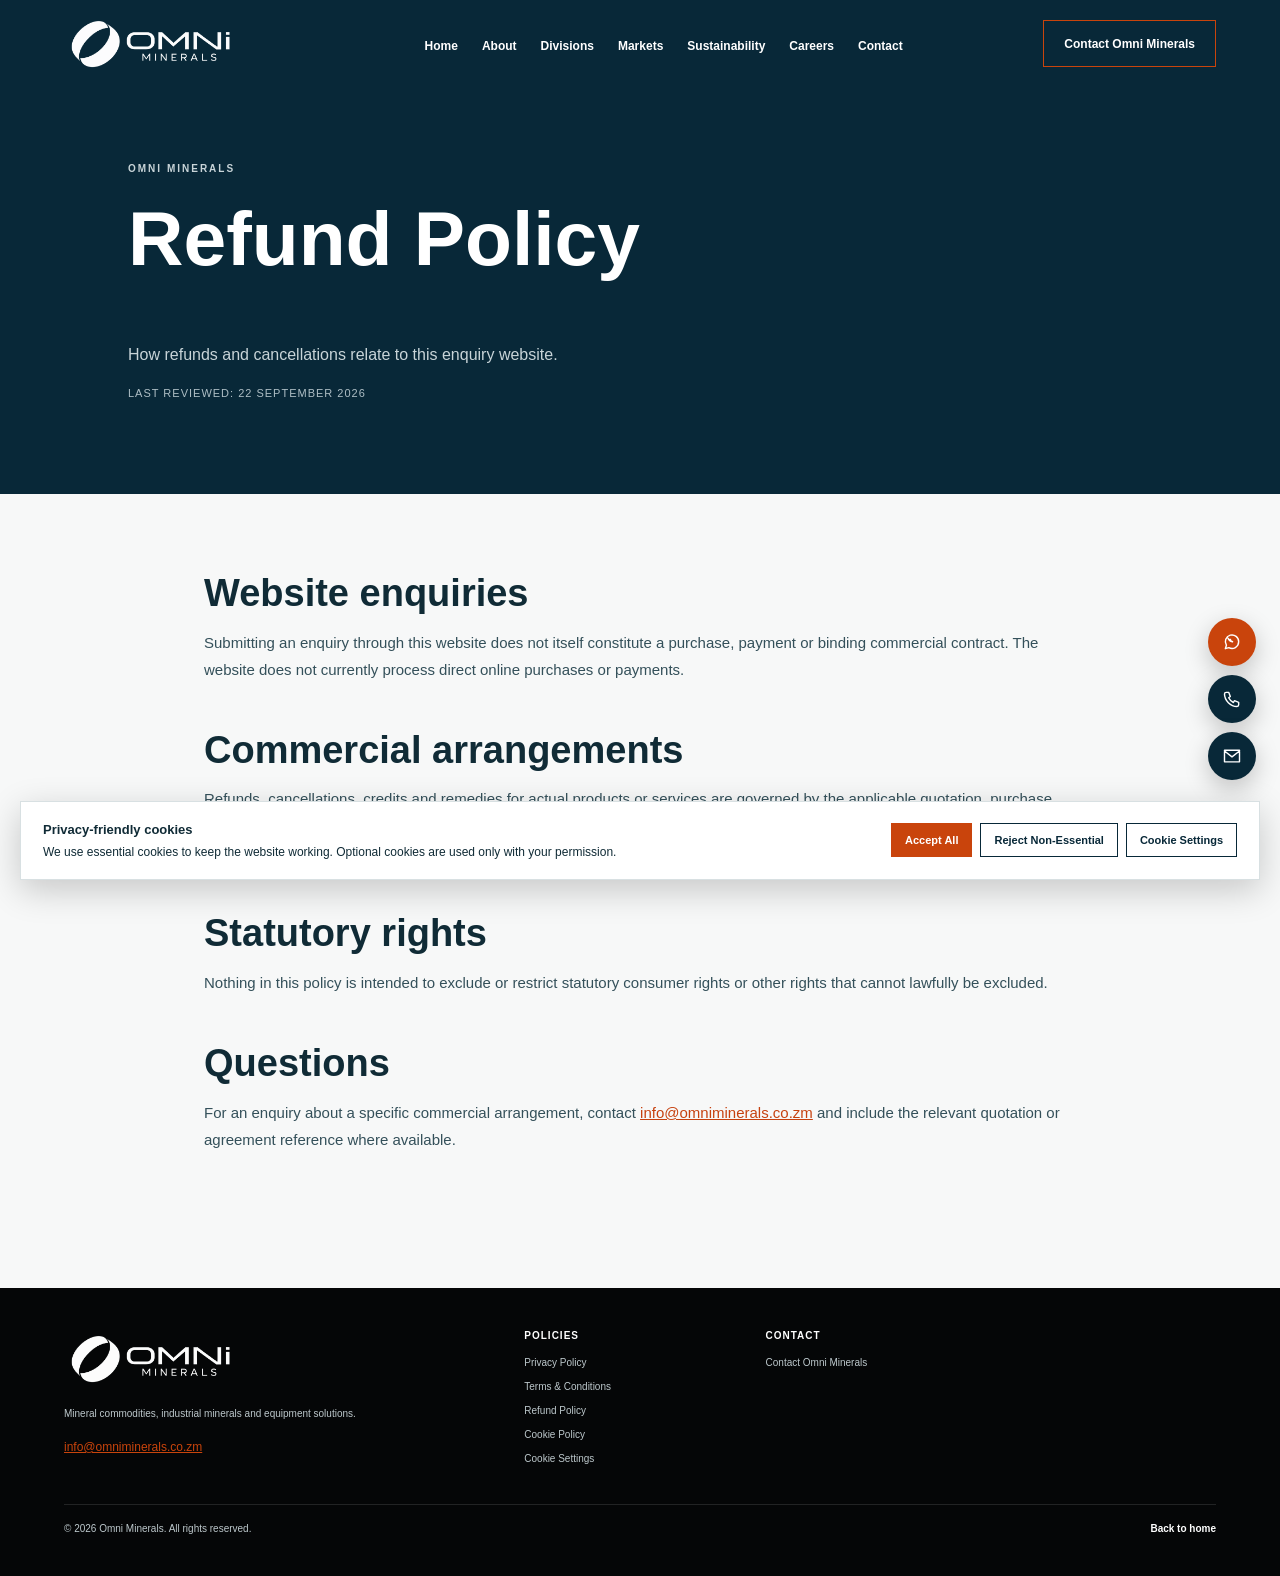
<file: refund-policy.html>
<!doctype html>
<html lang="en"><head><meta charset="UTF-8"><meta name="viewport" content="width=device-width,initial-scale=1"><meta name="description" content="Omni Minerals Refund Policy for website enquiries and commercial agreements."><link rel="canonical" href="https://omniminerals.co.zm/refund-policy.html"><link rel="icon" href="favicon.svg" type="image/svg+xml"><link rel="stylesheet" href="styles.css"><title>Refund Policy | Omni Minerals</title></head>
<body class="policy-page"><a class="skip-link" href="#main-content">Skip to content</a><header class="site-header"><a class="brand" href="index.html#home" aria-label="Omni Minerals home"><img src="assets/omni-minerals-logo.svg" width="186" height="44" alt="Omni Minerals"></a><button class="menu-toggle" type="button" aria-label="Open navigation" aria-controls="primary-nav" aria-expanded="false"><span></span><span></span></button><nav class="nav" id="primary-nav" aria-label="Primary navigation"><a href="index.html#home">Home</a><a href="index.html#about">About</a><a href="index.html#divisions">Divisions</a><a href="index.html#markets">Markets</a><a href="index.html#sustainability">Sustainability</a><a href="index.html#careers">Careers</a><a href="index.html#contact">Contact</a></nav><a class="header-cta" href="index.html#contact">Contact Omni Minerals</a></header><main id="main-content"><section class="policy-hero"><p class="eyebrow">Omni Minerals</p><h1>Refund Policy</h1><p>How refunds and cancellations relate to this enquiry website.</p><p class="policy-meta">Last reviewed: 22 September 2026</p></section><article class="policy-content"><h2>Website enquiries</h2><p>Submitting an enquiry through this website does not itself constitute a purchase, payment or binding commercial contract. The website does not currently process direct online purchases or payments.</p><h2>Commercial arrangements</h2><p>Refunds, cancellations, credits and remedies for actual products or services are governed by the applicable quotation, purchase order, service agreement or other commercial agreement. Specific commercial arrangements may contain their own cancellation or refund terms.</p><h2>Statutory rights</h2><p>Nothing in this policy is intended to exclude or restrict statutory consumer rights or other rights that cannot lawfully be excluded.</p><h2>Questions</h2><p>For an enquiry about a specific commercial arrangement, contact <a href="mailto:info@omniminerals.co.zm">info@omniminerals.co.zm</a> and include the relevant quotation or agreement reference where available.</p></article></main><footer><div class="footer-brand"><a class="brand" href="index.html#home"><img src="assets/omni-minerals-logo.svg" width="186" height="44" alt="Omni Minerals"></a><p>Mineral commodities, industrial minerals and equipment solutions.</p><a class="footer-email" href="mailto:info@omniminerals.co.zm">info@omniminerals.co.zm</a></div><div class="footer-links"><div><b>Policies</b><a href="privacy-policy.html">Privacy Policy</a><a href="terms-and-conditions.html">Terms &amp; Conditions</a><a href="refund-policy.html">Refund Policy</a><a href="cookie-policy.html">Cookie Policy</a><button class="footer-cookie-settings" type="button">Cookie Settings</button></div><div><b>Contact</b><a href="index.html#contact">Contact Omni Minerals</a></div></div><div class="footer-bottom"><p>© 2026 Omni Minerals. All rights reserved.</p><a href="index.html#home">Back to home</a></div></footer><div class="contact-launcher" data-expanded="false"><div class="contact-actions" id="floating-contact-actions"><a class="floating-action whatsapp" data-contact="whatsapp" aria-label="Chat on WhatsApp" data-tooltip="Chat on WhatsApp"><svg viewBox="0 0 24 24" aria-hidden="true"><path d="M20 11.8a8 8 0 0 1-11.8 7L4 20l1.3-4.1A8 8 0 1 1 20 11.8Z"/><path d="M9 8.5c.2-.5.4-.5.7-.5h.5c.2 0 .4.1.5.4l.7 1.6c.1.2.1.4 0 .6l-.5-.5c.2-.1.4-.1.6 0l1.6.7c.3.1.4.3.4.5v.5c0 .3 0 .5-.5.7-.5.2-1.5.2-2.7-.4-1-.5-2.2-1.5-3.1-2.9-.8-1.3-1.2-2.5-1.2-3.3 0-.3 0-.6.1-.8Z"/></svg></a><a class="floating-action" data-contact="phone" aria-label="Call Omni Minerals" data-tooltip="Call Omni Minerals"><svg viewBox="0 0 24 24" aria-hidden="true"><path d="M5 4h3l2 5-2 1.5c1.2 2.5 3.2 4.5 5.7 5.7L15 14l5 2v3c0 1-.8 2-2 2C10.3 21 3 13.7 3 6c0-1 .8-2 2-2Z"/></svg></a><a class="floating-action" data-contact="email" aria-label="Email Omni Minerals" data-tooltip="Email Omni Minerals"><svg viewBox="0 0 24 24" aria-hidden="true"><path d="M3 5h18v14H3zM3 6l9 7 9-7"/></svg></a></div><button class="floating-action launcher-button" type="button" aria-label="Open contact options" aria-expanded="false" aria-controls="floating-contact-actions"><svg class="launcher-icon" viewBox="0 0 24 24" aria-hidden="true"><path d="M20 11.8a8 8 0 0 1-11.8 7L4 20l1.3-4.1A8 8 0 1 1 20 11.8Z"/><path d="M9 8.5c.2-.5.4-.5.7-.5h.5c.2 0 .4.1.5.4l.7 1.6c.1.2.1.4.5.4l.7-.5c.2-.1.4-.1.6 0l1.6.7c.3.1.4.3.4.5v.5c0 .3 0 .5-.5.7-.5.2-1.5.2-2.7-.4-1-.5-2.2-1.5-3.1-2.9-.8-1.3-1.2-2.5-1.2-3.3 0-.3 0-.6.1-.8Z"/></svg><span class="launcher-close" aria-hidden="true">+</span></button></div><script src="script.js" defer></script></body></html>
</file>
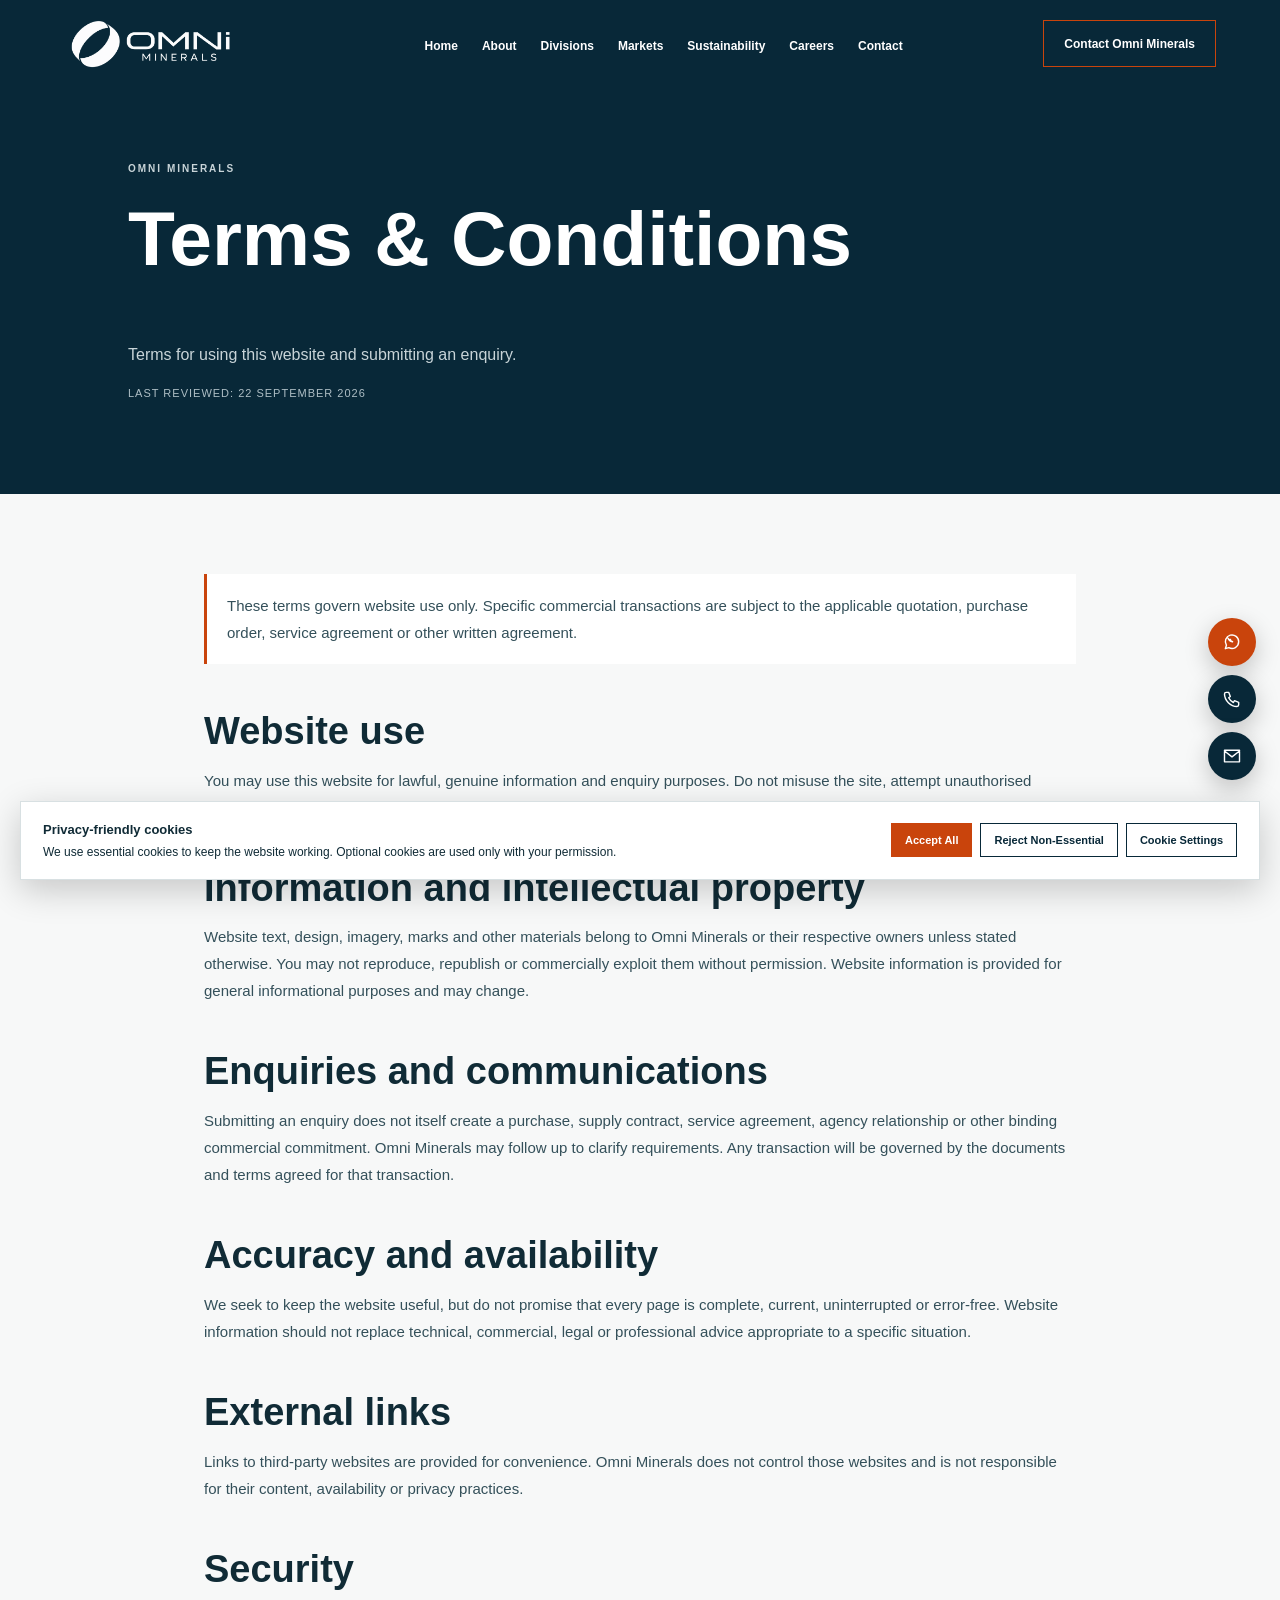
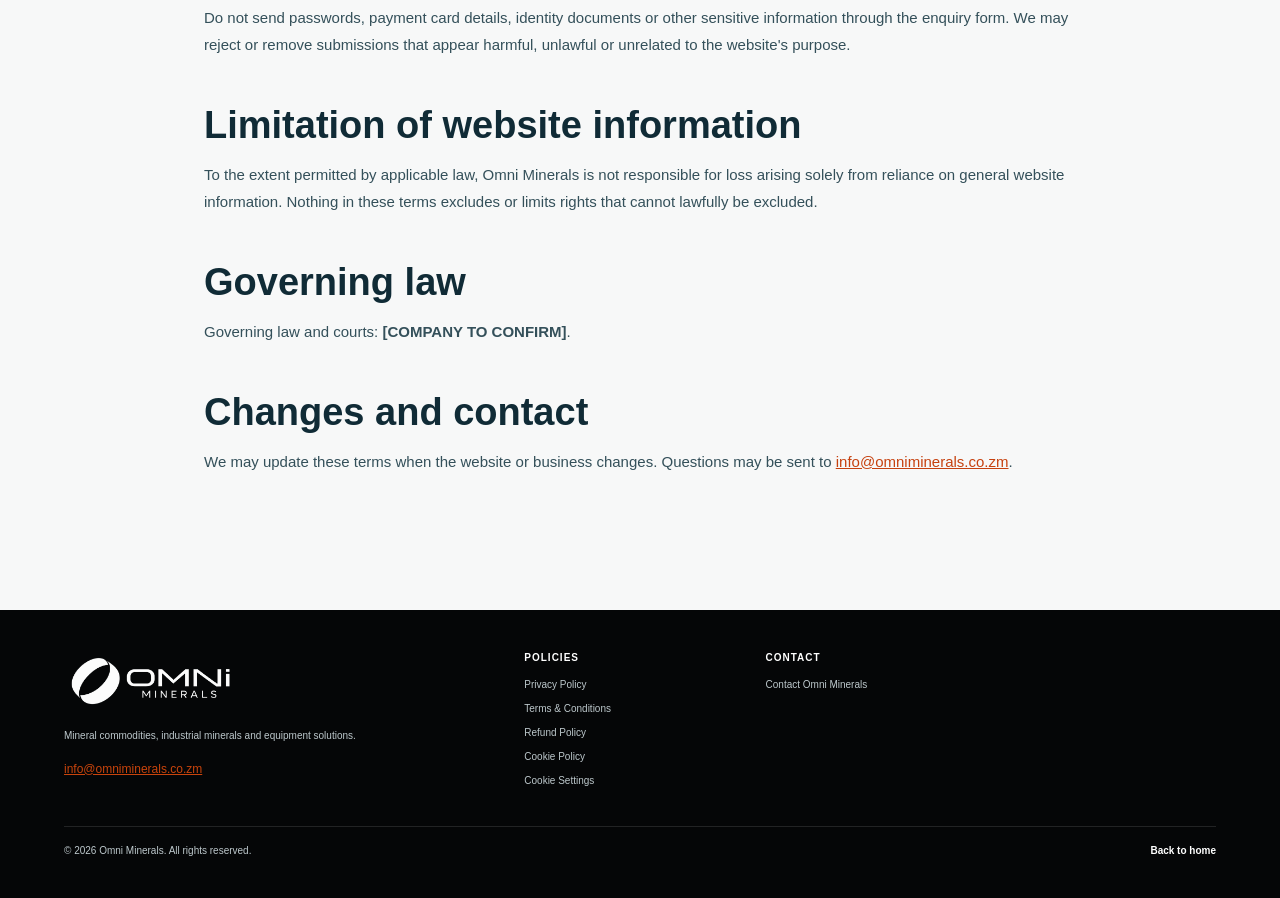
<file: terms-and-conditions.html>
<!doctype html>
<html lang="en"><head><meta charset="UTF-8"><meta name="viewport" content="width=device-width,initial-scale=1"><meta name="description" content="Terms and Conditions for using the Omni Minerals website and making website enquiries."><link rel="canonical" href="https://omniminerals.co.zm/terms-and-conditions.html"><link rel="icon" href="favicon.svg" type="image/svg+xml"><link rel="stylesheet" href="styles.css"><title>Terms &amp; Conditions | Omni Minerals</title></head>
<body class="policy-page"><a class="skip-link" href="#main-content">Skip to content</a><header class="site-header"><a class="brand" href="index.html#home" aria-label="Omni Minerals home"><img src="assets/omni-minerals-logo.svg" width="186" height="44" alt="Omni Minerals"></a><button class="menu-toggle" type="button" aria-label="Open navigation" aria-controls="primary-nav" aria-expanded="false"><span></span><span></span></button><nav class="nav" id="primary-nav" aria-label="Primary navigation"><a href="index.html#home">Home</a><a href="index.html#about">About</a><a href="index.html#divisions">Divisions</a><a href="index.html#markets">Markets</a><a href="index.html#sustainability">Sustainability</a><a href="index.html#careers">Careers</a><a href="index.html#contact">Contact</a></nav><a class="header-cta" href="index.html#contact">Contact Omni Minerals</a></header><main id="main-content"><section class="policy-hero"><p class="eyebrow">Omni Minerals</p><h1>Terms &amp; Conditions</h1><p>Terms for using this website and submitting an enquiry.</p><p class="policy-meta">Last reviewed: 22 September 2026</p></section><article class="policy-content"><p class="policy-disclaimer">These terms govern website use only. Specific commercial transactions are subject to the applicable quotation, purchase order, service agreement or other written agreement.</p><h2>Website use</h2><p>You may use this website for lawful, genuine information and enquiry purposes. Do not misuse the site, attempt unauthorised access, introduce malicious code or interfere with its availability or security.</p><h2>Information and intellectual property</h2><p>Website text, design, imagery, marks and other materials belong to Omni Minerals or their respective owners unless stated otherwise. You may not reproduce, republish or commercially exploit them without permission. Website information is provided for general informational purposes and may change.</p><h2>Enquiries and communications</h2><p>Submitting an enquiry does not itself create a purchase, supply contract, service agreement, agency relationship or other binding commercial commitment. Omni Minerals may follow up to clarify requirements. Any transaction will be governed by the documents and terms agreed for that transaction.</p><h2>Accuracy and availability</h2><p>We seek to keep the website useful, but do not promise that every page is complete, current, uninterrupted or error-free. Website information should not replace technical, commercial, legal or professional advice appropriate to a specific situation.</p><h2>External links</h2><p>Links to third-party websites are provided for convenience. Omni Minerals does not control those websites and is not responsible for their content, availability or privacy practices.</p><h2>Security</h2><p>Do not send passwords, payment card details, identity documents or other sensitive information through the enquiry form. We may reject or remove submissions that appear harmful, unlawful or unrelated to the website's purpose.</p><h2>Limitation of website information</h2><p>To the extent permitted by applicable law, Omni Minerals is not responsible for loss arising solely from reliance on general website information. Nothing in these terms excludes or limits rights that cannot lawfully be excluded.</p><h2>Governing law</h2><p>Governing law and courts: <strong>[COMPANY TO CONFIRM]</strong>.</p><h2>Changes and contact</h2><p>We may update these terms when the website or business changes. Questions may be sent to <a href="mailto:info@omniminerals.co.zm">info@omniminerals.co.zm</a>.</p></article></main><footer><div class="footer-brand"><a class="brand" href="index.html#home"><img src="assets/omni-minerals-logo.svg" width="186" height="44" alt="Omni Minerals"></a><p>Mineral commodities, industrial minerals and equipment solutions.</p><a class="footer-email" href="mailto:info@omniminerals.co.zm">info@omniminerals.co.zm</a></div><div class="footer-links"><div><b>Policies</b><a href="privacy-policy.html">Privacy Policy</a><a href="terms-and-conditions.html">Terms &amp; Conditions</a><a href="refund-policy.html">Refund Policy</a><a href="cookie-policy.html">Cookie Policy</a><button class="footer-cookie-settings" type="button">Cookie Settings</button></div><div><b>Contact</b><a href="index.html#contact">Contact Omni Minerals</a></div></div><div class="footer-bottom"><p>© 2026 Omni Minerals. All rights reserved.</p><a href="index.html#home">Back to home</a></div></footer><div class="contact-launcher" data-expanded="false"><div class="contact-actions" id="floating-contact-actions"><a class="floating-action whatsapp" data-contact="whatsapp" aria-label="Chat on WhatsApp" data-tooltip="Chat on WhatsApp"><svg viewBox="0 0 24 24" aria-hidden="true"><path d="M20 11.8a8 8 0 0 1-11.8 7L4 20l1.3-4.1A8 8 0 1 1 20 11.8Z"/><path d="M9 8.5c.2-.5.4-.5.7-.5h.5c.2 0 .4.1.5.4l.7 1.6c.1.2.1.4 0 .6l-.5-.5c.2-.1.4-.1.6 0l1.6.7c.3.1.4.3.4.5v.5c0 .3 0 .5-.5.7-.5.2-1.5.2-2.7-.4-1-.5-2.2-1.5-3.1-2.9-.8-1.3-1.2-2.5-1.2-3.3 0-.3 0-.6.1-.8Z"/></svg></a><a class="floating-action" data-contact="phone" aria-label="Call Omni Minerals" data-tooltip="Call Omni Minerals"><svg viewBox="0 0 24 24" aria-hidden="true"><path d="M5 4h3l2 5-2 1.5c1.2 2.5 3.2 4.5 5.7 5.7L15 14l5 2v3c0 1-.8 2-2 2C10.3 21 3 13.7 3 6c0-1 .8-2 2-2Z"/></svg></a><a class="floating-action" data-contact="email" aria-label="Email Omni Minerals" data-tooltip="Email Omni Minerals"><svg viewBox="0 0 24 24" aria-hidden="true"><path d="M3 5h18v14H3zM3 6l9 7 9-7"/></svg></a></div><button class="floating-action launcher-button" type="button" aria-label="Open contact options" aria-expanded="false" aria-controls="floating-contact-actions"><svg class="launcher-icon" viewBox="0 0 24 24" aria-hidden="true"><path d="M20 11.8a8 8 0 0 1-11.8 7L4 20l1.3-4.1A8 8 0 1 1 20 11.8Z"/><path d="M9 8.5c.2-.5.4-.5.7-.5h.5c.2 0 .4.1.5.4l.7 1.6c.1.2.1.4.5.4l.7-.5c.2-.1.4-.1.6 0l1.6.7c.3.1.4.3.4.5v.5c0 .3 0 .5-.5.7-.5.2-1.5.2-2.7-.4-1-.5-2.2-1.5-3.1-2.9-.8-1.3-1.2-2.5-1.2-3.3 0-.3 0-.6.1-.8Z"/></svg><span class="launcher-close" aria-hidden="true">+</span></button></div><script src="script.js" defer></script></body></html>
</file>
<file: styles.css>
:root{--navy:#082838;--navy-deep:#050607;--orange:#f85818;--grey:#e7e9ea;--white:#fff;--ink:#102b36;--muted:#60717a}*{box-sizing:border-box}html{scroll-behavior:smooth}body{margin:0;background:var(--white);font-family:Arial,Helvetica,sans-serif;color:var(--ink);overflow-x:hidden}body.menu-open{overflow:hidden}a{color:inherit;text-decoration:none}button,input,textarea,select{font:inherit}h1,h2,h3,p{margin-top:0}h1,h2,h3{letter-spacing:0;line-height:1.02}h2{font-size:clamp(36px,4.4vw,68px);font-weight:700}.skip-link{position:fixed;top:-100px;left:20px;z-index:99;padding:12px 16px;background:var(--orange);color:#fff}.skip-link:focus{top:20px}.site-header{position:fixed;top:0;left:0;right:0;height:88px;z-index:60;padding:0 clamp(22px,5vw,78px);display:flex;align-items:center;gap:28px;color:#fff;transition:background .3s,border-color .3s;border-bottom:1px solid transparent}.site-header.scrolled,.site-header.menu-active{background:var(--navy);border-color:#ffffff22}.brand{display:flex;align-items:center;min-width:0}.brand img{display:block;width:186px;height:44px;object-fit:contain;object-position:left center}.nav{display:flex;gap:24px;margin:auto;font-size:12px;font-weight:600}.nav a{position:relative;padding:36px 0 31px}.nav a:after{content:"";position:absolute;bottom:27px;left:0;width:100%;height:2px;background:var(--orange);transform:scaleX(0);transform-origin:left;transition:transform .25s}.nav a:hover:after,.nav a[aria-current=page]:after{transform:scaleX(1)}.header-cta,.button{display:inline-flex;align-items:center;justify-content:center;gap:18px;font:600 12px Arial,sans-serif;min-height:47px;padding:0 20px;transition:transform .2s,background .2s,color .2s,border-color .2s}.header-cta{border:1px solid var(--orange)}.header-cta:hover{background:var(--orange)}.header-cta span,.button span{font-size:18px;font-weight:400;transition:transform .2s}.header-cta:hover span,.button:hover span{transform:translateX(4px)}.menu-toggle{display:none}.hero{min-height:800px;height:100svh;position:relative;display:flex;align-items:end;padding:0 clamp(24px,8vw,140px) clamp(58px,9vh,110px);color:#fff;isolation:isolate}.hero-media{position:absolute;inset:0;background:linear-gradient(90deg,rgba(5,6,7,.89),rgba(8,40,56,.62) 42%,rgba(8,40,56,.24) 72%,rgba(5,6,7,.15)),url('assets/omni-copper-mine-hero.jpg') center/cover no-repeat;z-index:-1}.hero-content{max-width:690px}.eyebrow{font-size:10px;line-height:1.3;font-weight:700;letter-spacing:2px;text-transform:uppercase;color:#c2d0d5;margin-bottom:22px}.eyebrow i{display:inline-block;width:15px;border-top:1px solid var(--orange);vertical-align:middle;margin:0 9px}h1{font-size:clamp(48px,6.2vw,92px);font-weight:700}h1 em,.service-card em{font-style:normal;color:var(--orange)}.hero-content>p:not(.eyebrow){max-width:600px;line-height:1.6;font-size:clamp(14px,1.2vw,17px);margin:26px 0 32px;color:#e7edef}.hero-actions{display:flex;gap:13px;flex-wrap:wrap}.button.orange{background:var(--orange);color:#fff;border:1px solid var(--orange)}.button.orange:hover{background:#d9450e;border-color:#d9450e;transform:translateY(-2px)}.button.outline{color:#fff;border:1px solid #ffffff85}.button.outline:hover{background:#fff;color:var(--navy)}.hero-caption{position:absolute;right:clamp(24px,5vw,78px);bottom:28px;font-size:9px;letter-spacing:1.8px;text-transform:uppercase}.hero-caption span{display:inline-block;width:30px;border-top:1px solid var(--orange);margin:0 9px 3px}.scroll-prompt{position:absolute;right:clamp(24px,5vw,78px);top:50%;font-size:9px;letter-spacing:1.6px;text-transform:uppercase;writing-mode:vertical-rl}.scroll-prompt span{display:block;height:38px;border-left:1px solid var(--orange);margin:0 0 11px 4px}.capability-strip{padding:22px clamp(24px,8vw,140px);background:var(--navy);color:#fff;display:flex;justify-content:space-between;gap:22px;font-size:9px;font-weight:700;text-transform:uppercase;letter-spacing:1.2px}.capability-strip span:before{content:"";display:inline-block;width:5px;height:5px;background:var(--orange);margin:0 8px 1px 0}.section{padding:clamp(76px,10vw,150px) clamp(24px,9vw,150px)}.section-dark{background:var(--navy);color:#fff;padding:clamp(76px,10vw,150px) clamp(24px,9vw,150px)}.orange-text{color:var(--orange)}.about{display:grid;grid-template-columns:.9fr 1.1fr;gap:9vw}.about-copy{padding-top:44px;max-width:610px}.large-copy{font-size:clamp(19px,1.7vw,26px);line-height:1.45;font-weight:500}.about-copy>p:last-child{color:var(--muted);font-size:14px;line-height:1.7}.integrated-model{grid-column:1/-1;border-top:1px solid var(--grey);border-bottom:1px solid var(--grey);padding:30px 0;display:flex;align-items:center;gap:13px;flex-wrap:wrap;text-transform:uppercase;letter-spacing:1px;font-size:11px;font-weight:700}.integrated-model b{color:var(--orange);font-size:19px}.integrated-model strong{margin-left:auto;background:var(--navy);color:#fff;padding:13px 18px;font-size:10px}.divisions{padding-bottom:130px}.section-intro>p:not(.eyebrow){max-width:520px;color:#afbec5;line-height:1.65;font-size:14px;margin:22px 0 0}.service-grid{margin-top:64px;display:grid;grid-template-columns:repeat(3,1fr);gap:1px;background:#ffffff2e}.service-card{position:relative;background:var(--navy);min-height:390px;padding:28px;display:flex;flex-direction:column;transition:background .25s,transform .25s}.service-card:hover{background:#0d3446;transform:translateY(-4px)}.service-card>span,.value-list span{color:var(--orange);font-size:11px;font-weight:700}.service-card h3{font-size:clamp(24px,2.1vw,34px);margin:45px 0 16px}.service-card>p{font-size:13px;line-height:1.65;color:#b6c4ca;max-width:390px}.service-card a{margin-top:auto;font-size:11px;font-weight:700;border-top:1px solid #ffffff2d;padding-top:16px}.service-card a b{float:right;color:var(--orange);font-size:17px}.accent-card{background:var(--orange)}.accent-card:hover{background:#db480e}.accent-card>*{color:#fff!important}.market-section{display:grid;grid-template-columns:1.05fr .95fr}.market-visual{min-height:640px;background:linear-gradient(135deg,#071c27d8,#4b1d10aa),url('assets/omni-copper-mine-hero.jpg') center/cover;color:#fff;padding:clamp(50px,7vw,105px);display:flex;align-items:end}.market-visual h2{font-size:clamp(42px,5vw,78px)}.market-copy{padding-left:clamp(28px,8vw,135px);padding-right:clamp(28px,8vw,135px)}.market-copy>p:not(.eyebrow){line-height:1.6;color:var(--muted);max-width:420px;margin:25px 0}.market-copy ul{list-style:none;padding:0;border-top:1px solid var(--grey);font-size:13px;font-weight:600}.market-copy li{padding:14px 0;border-bottom:1px solid var(--grey)}.market-copy li:before{content:"→";color:var(--orange);padding-right:12px}.advantage{display:grid;grid-template-columns:.8fr 1.2fr;gap:10vw;background:#f7f8f8}.advantage-grid{border-top:1px solid #cbd2d4}.advantage-grid article{display:grid;grid-template-columns:48px 1fr 1.3fr;align-items:center;padding:22px 0;border-bottom:1px solid #cbd2d4}.advantage-grid b{color:var(--orange);font-size:11px}.advantage-grid h3{font-size:18px}.advantage-grid p{font-size:12px;line-height:1.6;color:var(--muted);margin:0}.vision{display:grid;grid-template-columns:1fr 1fr;gap:1px;padding:0;background:#ffffff26}.vision-panel{background:var(--navy);padding:clamp(60px,9vw,130px) clamp(24px,8vw,135px)}.vision-panel>p:last-child{font-size:clamp(20px,2vw,31px);line-height:1.45;max-width:600px}.values{display:grid;grid-template-columns:.8fr 1.2fr;gap:10vw}.value-list{border-top:1px solid var(--grey)}.value-list article{display:grid;grid-template-columns:52px 1fr 1.4fr;align-items:center;padding:18px 0;border-bottom:1px solid var(--grey)}.value-list h3{font-size:20px}.value-list p{font-size:12px;color:var(--muted);line-height:1.6;margin:0}.sustainability{display:grid;grid-template-columns:.8fr 1.2fr;gap:10vw}.sustainability-copy>p{font-size:21px;line-height:1.5;max-width:560px;color:#d3dfe3}.framework{display:grid;grid-template-columns:repeat(2,1fr);gap:1px;background:#ffffff28;margin-top:42px}.framework span{padding:18px;background:var(--navy);font-size:11px;font-weight:600;text-transform:uppercase;letter-spacing:.7px}.framework span:before{content:"";display:inline-block;width:6px;height:6px;border:1px solid var(--orange);margin:0 10px 1px 0}.careers{display:grid;grid-template-columns:.8fr 1.2fr;gap:10vw;background:#f7f8f8}.career-form,.contact-form{display:grid;gap:22px}.form-grid{display:grid;grid-template-columns:repeat(2,1fr);gap:20px}label{font-size:9px;font-weight:700;letter-spacing:1.4px;text-transform:uppercase}label .optional{font-weight:400;letter-spacing:0;color:var(--muted)}input,textarea,select{display:block;width:100%;border:0;border-bottom:1px solid #b8c3c7;background:transparent;color:inherit;font:500 14px Arial,sans-serif;padding:11px 0;outline:0;border-radius:0}select{appearance:auto}input:focus,textarea:focus,select:focus{border-color:var(--orange);outline:2px solid transparent}.contact .section-intro>p:not(.eyebrow){color:#b8c9d0}.contact label{color:#cdd8dc}.contact input,.contact textarea,.contact select{color:#fff;border-color:#ffffff63}.contact option{color:var(--ink)}.contact-details{display:grid;gap:18px;margin-top:34px}.contact-details a{display:flex;align-items:flex-start;gap:14px;color:#fff}.contact-details svg{width:21px;height:21px;flex:0 0 auto;fill:none;stroke:var(--orange);stroke-width:1.5;stroke-linecap:round;stroke-linejoin:round}.contact-details span{display:grid;gap:5px;font-size:14px;line-height:1.35;overflow-wrap:anywhere}.contact-details b{font-size:9px;letter-spacing:1.5px;text-transform:uppercase;color:#cdd8dc}.consent{display:flex;gap:10px;align-items:flex-start;text-transform:none;letter-spacing:0;font-size:12px;line-height:1.5;font-weight:400}.consent input{width:17px;height:17px;flex:0 0 auto;margin:1px 0}.consent a,.footer-email{color:var(--orange);text-decoration:underline}.form-note{font-size:11px;line-height:1.5;color:#b8c9d0;margin:0}.form-message{font-size:12px;line-height:1.5;margin:0;min-height:18px}.field-error{display:block;min-height:16px;padding-top:6px;color:#ffb096;font-size:10px;font-weight:600;letter-spacing:0;text-transform:none}.field-invalid input,.field-invalid textarea,.field-invalid select{border-color:#ff8a68}.honeypot{position:absolute!important;left:-10000px!important;width:1px;height:1px;overflow:hidden}.form-submitting{opacity:.72;pointer-events:none}footer{display:grid;grid-template-columns:1fr 1.6fr;gap:28px;padding:42px clamp(24px,5vw,78px);background:var(--navy-deep);color:#bdc8cc;font-size:10px}.footer-brand{max-width:300px}.footer-brand>p{line-height:1.6;margin:18px 0}.footer-email{font-size:12px}.footer-links{display:grid;grid-template-columns:repeat(3,minmax(120px,1fr));gap:32px}.footer-links div{display:grid;align-content:start;gap:10px}.footer-links b{color:#fff;font-size:10px;text-transform:uppercase;letter-spacing:1px;margin-bottom:5px}.footer-links a,.footer-cookie-settings{font-size:10px;color:#bdc8cc;width:max-content;max-width:100%;line-height:1.4}.footer-cookie-settings{border:0;background:none;padding:0;text-align:left;cursor:pointer}.footer-links a:hover,.footer-cookie-settings:hover{color:#fff}.footer-bottom{grid-column:1/-1;border-top:1px solid #ffffff1e;margin-top:10px;padding-top:18px;display:flex;align-items:center;justify-content:space-between;width:100%}.footer-bottom p{margin:0}.footer-bottom a{color:#fff;font-weight:700}.footer-bottom a span{color:var(--orange);margin-left:8px}.contact-launcher{position:fixed;right:24px;bottom:24px;z-index:55;display:flex;align-items:flex-end;flex-direction:column;gap:9px;padding-bottom:env(safe-area-inset-bottom)}.contact-actions{display:flex;flex-direction:column;gap:9px}.floating-action{position:relative;width:48px;height:48px;border:0;border-radius:50%;display:grid;place-items:center;background:var(--navy);color:#fff;box-shadow:0 8px 24px #00000038;cursor:pointer;transition:transform .25s,opacity .25s,background .25s}.floating-action:hover{transform:scale(1.06);background:#0e3d52}.floating-action svg{width:20px;height:20px;fill:none;stroke:currentColor;stroke-width:1.7;stroke-linecap:round;stroke-linejoin:round}.floating-action svg path:not(:first-child){fill:currentColor;stroke:none}.floating-action:focus-visible,.menu-toggle:focus-visible,.button:focus-visible,.nav a:focus-visible,.footer-cookie-settings:focus-visible{outline:2px solid var(--orange);outline-offset:3px}.contact-actions .floating-action{opacity:0;transform:translateY(12px) scale(.75);pointer-events:none}.contact-launcher[data-expanded=true] .contact-actions .floating-action{opacity:1;transform:none;pointer-events:auto;animation:launcher-in .28s both}.contact-launcher[data-expanded=true] .contact-actions .floating-action:nth-child(2){animation-delay:.06s}.contact-launcher[data-expanded=true] .contact-actions .floating-action:nth-child(3){animation-delay:.12s}.launcher-button{width:56px;height:56px;background:var(--orange);color:#fff}.launcher-icon{font:400 29px Arial;transition:transform .25s}.contact-launcher[data-expanded=true] .launcher-icon{transform:rotate(45deg)}.floating-action[data-tooltip]:after{content:attr(data-tooltip);position:absolute;right:calc(100% + 10px);white-space:nowrap;background:var(--navy-deep);color:#fff;font:600 10px Arial,sans-serif;padding:8px 10px;opacity:0;pointer-events:none;transform:translateX(5px);transition:opacity .2s,transform .2s}.floating-action:hover:after,.floating-action:focus-visible:after{opacity:1;transform:none}.cookie-banner{position:fixed;left:20px;right:20px;bottom:20px;z-index:80;display:flex;align-items:center;justify-content:space-between;gap:20px;padding:18px 22px;background:#fff;color:var(--ink);box-shadow:0 10px 35px #0003;border:1px solid #d8e0e2}.cookie-banner p{font-size:12px;line-height:1.5;margin:0;max-width:720px}.cookie-banner b{display:block;font-size:13px;margin-bottom:4px}.cookie-banner>div{display:flex;gap:8px;flex-wrap:wrap}.cookie-banner button,.cookie-dialog button{border:1px solid var(--navy);background:#fff;color:var(--navy);padding:10px 13px;font-size:11px;font-weight:700;cursor:pointer}.cookie-banner button:first-child,.cookie-dialog button:last-child{background:var(--orange);border-color:var(--orange);color:#fff}.cookie-dialog{border:0;padding:0;max-width:480px;width:calc(100% - 32px);box-shadow:0 15px 60px #0005}.cookie-dialog::backdrop{background:#05060799}.cookie-dialog form{padding:28px}.cookie-dialog h2{font-size:30px;margin-bottom:12px}.cookie-dialog p{font-size:13px;line-height:1.6;color:var(--muted)}.cookie-dialog label{display:grid;grid-template-columns:auto 1fr;gap:8px;padding:14px 0;border-top:1px solid var(--grey);font-size:12px;text-transform:none;letter-spacing:0}.cookie-dialog small{grid-column:2;color:var(--muted);font-size:11px;font-weight:400}.dialog-actions{display:flex;justify-content:flex-end;gap:9px;margin-top:24px}.reveal{opacity:1;transform:none}.motion-ready .reveal{opacity:0;transform:translateY(18px);transition:opacity .65s ease,transform .65s ease}.motion-ready .reveal.visible{opacity:1;transform:none}.scroll-progress{position:fixed;top:0;left:0;z-index:100;height:3px;width:var(--progress,0%);background:var(--orange);pointer-events:none}@keyframes launcher-in{from{opacity:0;transform:translateY(12px) scale(.75)}to{opacity:1;transform:none}}@keyframes menu-link-in{to{opacity:1;transform:none}}@media(max-width:1000px){.nav{gap:15px;font-size:10px}.site-header{gap:18px}.header-cta{padding:0 13px}.hero{min-height:700px}.capability-strip{flex-wrap:wrap;justify-content:flex-start}.market-section{grid-template-columns:1fr}.market-visual{min-height:440px}.market-copy{padding-left:clamp(24px,9vw,100px);padding-right:clamp(24px,9vw,100px)}.about,.advantage,.values,.sustainability,.careers,.contact{gap:6vw}}@media(max-width:760px){.site-header{height:70px;padding:0 22px}.site-header .brand img{width:154px;height:38px}.nav,.header-cta{display:none}.menu-toggle{display:grid;gap:6px;margin-left:auto;border:0;background:transparent;padding:12px;color:inherit;z-index:2}.menu-toggle span{display:block;width:25px;height:2px;background:currentColor;transition:transform .25s,opacity .2s}.site-header.menu-active .menu-toggle span:first-child{transform:translateY(4px) rotate(45deg)}.site-header.menu-active .menu-toggle span:last-child{transform:translateY(-4px) rotate(-45deg)}.nav{opacity:0;visibility:hidden;transform:translateY(-8px);pointer-events:none;transition:opacity .22s,transform .22s,visibility .22s}.nav.open{display:flex;position:absolute;top:70px;left:0;right:0;margin:0;padding:12px 22px 20px;flex-direction:column;gap:0;background:var(--navy);border-top:1px solid #ffffff22;box-shadow:0 18px 28px #0005;opacity:1;visibility:visible;transform:none;pointer-events:auto}.nav.open a{display:block;padding:14px 0;color:#fff;font-size:14px;line-height:1.2;border-bottom:1px solid #ffffff18;opacity:0;transform:translateY(-6px);animation:menu-link-in .28s forwards}.nav.open a:nth-child(1){animation-delay:.03s}.nav.open a:nth-child(2){animation-delay:.06s}.nav.open a:nth-child(3){animation-delay:.09s}.nav.open a:nth-child(4){animation-delay:.12s}.nav.open a:nth-child(5){animation-delay:.15s}.nav.open a:nth-child(6){animation-delay:.18s}.nav.open a:nth-child(7){animation-delay:.21s}.nav a:after{display:none}.hero{min-height:740px;padding:0 24px 70px}.hero-media{background:linear-gradient(90deg,rgba(5,6,7,.86),rgba(8,40,56,.48)),url('assets/omni-copper-mine-hero.jpg') 63% center/cover}.hero-content{max-width:100%}h1{font-size:clamp(44px,12vw,62px)}.hero-content>p:not(.eyebrow){font-size:15px}.capability-strip{padding:19px 24px;gap:12px 18px;line-height:1.5}.about,.advantage,.values,.sustainability,.careers,.contact{grid-template-columns:1fr;gap:42px}.about-copy{padding-top:0}.integrated-model{gap:11px;padding:24px 0}.integrated-model strong{margin:7px 0 0;flex-basis:100%}.service-grid{grid-template-columns:1fr}.service-card{min-height:310px}.market-visual{min-height:390px}.vision{grid-template-columns:1fr}.advantage-grid article,.value-list article{grid-template-columns:38px 1fr}.advantage-grid p,.value-list p{grid-column:2;grid-row:2;margin-top:8px}.form-grid{grid-template-columns:1fr}.framework{grid-template-columns:1fr}.careers,.contact{padding-top:80px;padding-bottom:80px}.contact-details{gap:14px}.contact-details span{font-size:13px}footer{grid-template-columns:1fr;gap:34px}.footer-links{grid-template-columns:repeat(2,1fr);gap:28px}.footer-links div:last-child{grid-column:1/-1}.footer-bottom{margin-top:0;align-items:flex-start;flex-direction:column;gap:14px}.contact-launcher{right:16px;bottom:20px}.cookie-banner{left:12px;right:12px;bottom:12px;display:block;padding:16px}.cookie-banner>div{margin-top:12px}.cookie-banner button{flex:1}.cookie-dialog form{padding:22px}}@media(prefers-reduced-motion:reduce){html{scroll-behavior:auto}.site-header,.button,.menu-toggle span,.nav,.nav a,.reveal,.floating-action,.launcher-icon{transition:none!important;animation:none!important}.motion-ready .reveal,.nav.open a{opacity:1;transform:none}.hero-media{animation:none!important}}
.policy-page{background:#f7f8f8}.policy-hero{background:var(--navy);color:#fff;padding:160px clamp(24px,10vw,160px) 80px}.policy-hero h1{font-size:clamp(42px,6vw,80px);max-width:900px}.policy-hero p{color:#c8d4d8;max-width:650px;line-height:1.7}.policy-content{max-width:920px;margin:0 auto;padding:80px 24px 120px}.policy-content h2{font-size:clamp(25px,3vw,38px);margin:48px 0 16px}.policy-content h2:first-child{margin-top:0}.policy-content p,.policy-content li{font-size:15px;line-height:1.8;color:#34505a}.policy-content ul{padding-left:22px}.policy-content a{color:#c6410f;text-decoration:underline}.policy-meta{font-size:11px!important;text-transform:uppercase;letter-spacing:1px;color:#aebec5!important}.policy-disclaimer{padding:18px 20px;border-left:3px solid var(--orange);background:#fff}.policy-page .site-header{background:var(--navy)}
.not-found{min-height:100svh;display:grid;place-items:center;text-align:center}.not-found p:not(.eyebrow){max-width:480px;line-height:1.6;color:#c9d5d9;margin:24px auto 32px}.not-found .button{margin:6px}
.launcher-button .launcher-icon{width:22px!important;height:22px!important;font:inherit;transition:opacity .2s,transform .25s}.launcher-button .launcher-close{position:absolute;font:400 29px Arial;opacity:0;transform:rotate(-45deg);transition:opacity .2s,transform .25s}.contact-launcher[data-expanded=true] .launcher-button .launcher-icon{opacity:0;transform:scale(.7)}.contact-launcher[data-expanded=true] .launcher-button .launcher-close{opacity:1;transform:rotate(45deg)}
.brand img{width:220px;height:58px}.site-header .brand img{width:220px;height:58px}@media(max-width:760px){.site-header .brand img{width:185px;height:48px}}
.brand img{mix-blend-mode:screen}
:root{--orange:#c9440c}
.site-header .brand img{object-fit:contain;object-position:left center}
.cookie-dialog{max-height:calc(100svh - 32px);overflow:auto}
.cookie-banner[hidden]{display:none!important}
.cookie-dialog.is-open{display:block;position:fixed;top:50%;left:50%;transform:translate(-50%,-50%);z-index:90}
body.cookies-visible .contact-launcher{bottom:120px}
@media(max-width:760px){
  .site-header{background:var(--navy);border-color:#ffffff22}
  .hero{height:auto;min-height:740px;align-items:flex-start;padding:112px 24px 70px}
  .hero-content{padding-top:28px}
  .contact-launcher{right:14px;bottom:90px}
  .cookie-banner{bottom:12px;left:12px;right:12px;padding:14px 15px}
  .cookie-banner p{max-width:none;font-size:11px;line-height:1.4}
  .cookie-banner p b{font-size:12px;margin-bottom:3px}
  .cookie-banner>div{display:grid;grid-template-columns:1fr 1fr;gap:8px;margin-top:10px}
  .cookie-banner button{min-height:44px;padding:8px 6px}
  .cookie-banner button:last-child{grid-column:1/-1}
  body.cookies-visible .contact-launcher{bottom:210px}
}
@media(max-width:380px){.hero{padding-top:100px;padding-bottom:56px}.hero-content{padding-top:18px}}
@media(max-width:340px){.cookie-banner>div{grid-template-columns:1fr}.cookie-banner button:last-child{grid-column:auto}}
.contact-actions .floating-action{opacity:1;transform:none;pointer-events:auto}
.contact-actions .whatsapp{background:var(--orange)}
.contact-launcher .launcher-button{display:none}
.service-page{background:#f7f8f8;color:var(--ink)}
.service-page .site-header{background:var(--navy)}
.service-hero{min-height:560px;padding:150px clamp(24px,9vw,150px) 90px;background:linear-gradient(110deg,rgba(5,6,7,.94),rgba(8,40,56,.76)),url('assets/mineral-material-feature.jpg') center/cover;color:#fff}
.service-page.service-industrial .service-hero{background-image:linear-gradient(110deg,rgba(5,6,7,.94),rgba(8,40,56,.72)),url('assets/white-mineral-stone-sample.jpg')}
.service-page.service-equipment .service-hero{background-image:linear-gradient(110deg,rgba(5,6,7,.94),rgba(8,40,56,.72)),url('assets/field-equipment-crusher.jpg')}
.service-hero .breadcrumb{display:flex;gap:10px;align-items:center;margin-bottom:70px;color:#c6d3d7;font-size:10px;letter-spacing:1px;text-transform:uppercase}
.service-hero .breadcrumb a{text-decoration:underline;text-underline-offset:3px}
.service-hero h1{max-width:900px;margin-bottom:22px;font-size:clamp(48px,7vw,100px)}
.service-hero>p:not(.eyebrow){max-width:680px;color:#d4e0e3;font-size:clamp(15px,1.4vw,19px);line-height:1.65;margin-bottom:32px}
.service-hero-actions{display:flex;gap:12px;flex-wrap:wrap}
.service-content{max-width:1280px;margin:0 auto}
.service-intro-grid,.service-support-grid,.service-material-grid{display:grid;grid-template-columns:.8fr 1.2fr;gap:10vw;align-items:start}
.service-intro-grid h2,.service-support-grid h2{font-size:clamp(34px,4vw,62px)}
.service-copy{max-width:680px;color:var(--muted);font-size:15px;line-height:1.8}
.service-copy p:last-child{margin-bottom:0}
.service-detail-grid{display:grid;grid-template-columns:repeat(2,1fr);gap:1px;background:#d3dcde;margin-top:55px}
.service-detail-card{background:#fff;min-height:220px;padding:28px;position:relative}
.service-detail-card strong{display:block;color:var(--orange);font-size:11px;margin-bottom:36px}
.service-detail-card h3{font-size:24px;margin-bottom:12px}
.service-detail-card p{color:var(--muted);font-size:13px;line-height:1.7;margin-bottom:0}
.service-material-grid{grid-template-columns:1.15fr .85fr;align-items:stretch}
.service-media{margin:0;background:var(--navy);color:#fff;min-height:420px}
.service-media img{display:block;width:100%;height:100%;min-height:420px;object-fit:cover}
.service-media figcaption{padding:13px 16px;color:#c6d3d7;font-size:10px;line-height:1.5}
.service-material-copy{padding:clamp(30px,5vw,70px);background:#fff}
.service-material-copy h2{font-size:clamp(30px,3.5vw,54px);margin-bottom:20px}
.service-material-copy p{color:var(--muted);line-height:1.75;font-size:14px}
.service-material-copy .eyebrow{color:var(--orange)}
.service-note{border-left:3px solid var(--orange);padding:16px 18px;background:#fff;color:var(--muted);font-size:12px;line-height:1.6}
.service-photo-row{display:grid;grid-template-columns:repeat(2,1fr);gap:18px}
.service-photo-row figure{margin:0;background:#fff}
.service-photo-row img{display:block;width:100%;height:360px;object-fit:cover}
.service-photo-row figcaption{padding:13px 16px;color:var(--muted);font-size:10px;line-height:1.5}
.service-list{list-style:none;padding:0;margin:24px 0 0;border-top:1px solid #d3dcde}
.service-list li{padding:15px 0;border-bottom:1px solid #d3dcde;font-size:13px;font-weight:600}
.service-list li:before{content:'→';color:var(--orange);margin-right:12px}
.service-dark-section{background:var(--navy);color:#fff;padding:clamp(70px,10vw,140px) clamp(24px,9vw,150px)}
.service-dark-section .service-copy{color:#c2d0d5}
.service-dark-section .service-detail-card{background:#0d3446}
.service-dark-section .service-detail-card p{color:#c2d0d5}
.service-dark-section .service-detail-grid{background:#ffffff2e}
.equipment-feature{display:grid;grid-template-columns:1fr 1fr;gap:1px;background:#ffffff2e;margin-top:55px}
.equipment-feature figure{margin:0;background:#0d3446}
.equipment-feature img{display:block;width:100%;height:100%;min-height:390px;object-fit:cover}
.equipment-feature figcaption{padding:14px 18px;color:#c2d0d5;font-size:10px;line-height:1.5}
.equipment-feature-copy{padding:clamp(28px,5vw,66px);background:#0d3446}
.equipment-feature-copy h3{font-size:clamp(27px,3vw,44px);margin-bottom:18px}
.equipment-feature-copy p{color:#c2d0d5;line-height:1.75;font-size:14px}
.service-cta{display:flex;align-items:center;justify-content:space-between;gap:28px;flex-wrap:wrap;padding:45px clamp(24px,6vw,90px);background:var(--orange);color:#fff}
.service-cta h2{font-size:clamp(28px,3vw,48px);margin-bottom:8px}
.service-cta p{margin:0;line-height:1.6;font-size:14px}
.service-cta .button{border-color:#fff;color:#fff}
.service-cta .button:hover{background:#fff;color:var(--navy)}
@media(max-width:760px){
  .service-hero{min-height:600px;padding:120px 24px 70px}
  .service-hero .breadcrumb{margin-bottom:58px;line-height:1.5;flex-wrap:wrap}
  .service-hero h1{font-size:clamp(44px,13vw,68px)}
  .service-intro-grid,.service-support-grid,.service-material-grid,.equipment-feature{grid-template-columns:1fr;gap:28px}
  .service-detail-grid{grid-template-columns:1fr;margin-top:34px}
  .service-detail-card{min-height:0;padding:24px}
  .service-detail-card strong{margin-bottom:22px}
  .service-media,.service-media img{min-height:300px}
  .equipment-feature img{min-height:300px}
  .service-photo-row{grid-template-columns:1fr;gap:14px}
  .service-photo-row img{height:300px}
  .service-cta{align-items:flex-start;padding:34px 24px}
}
</file>
